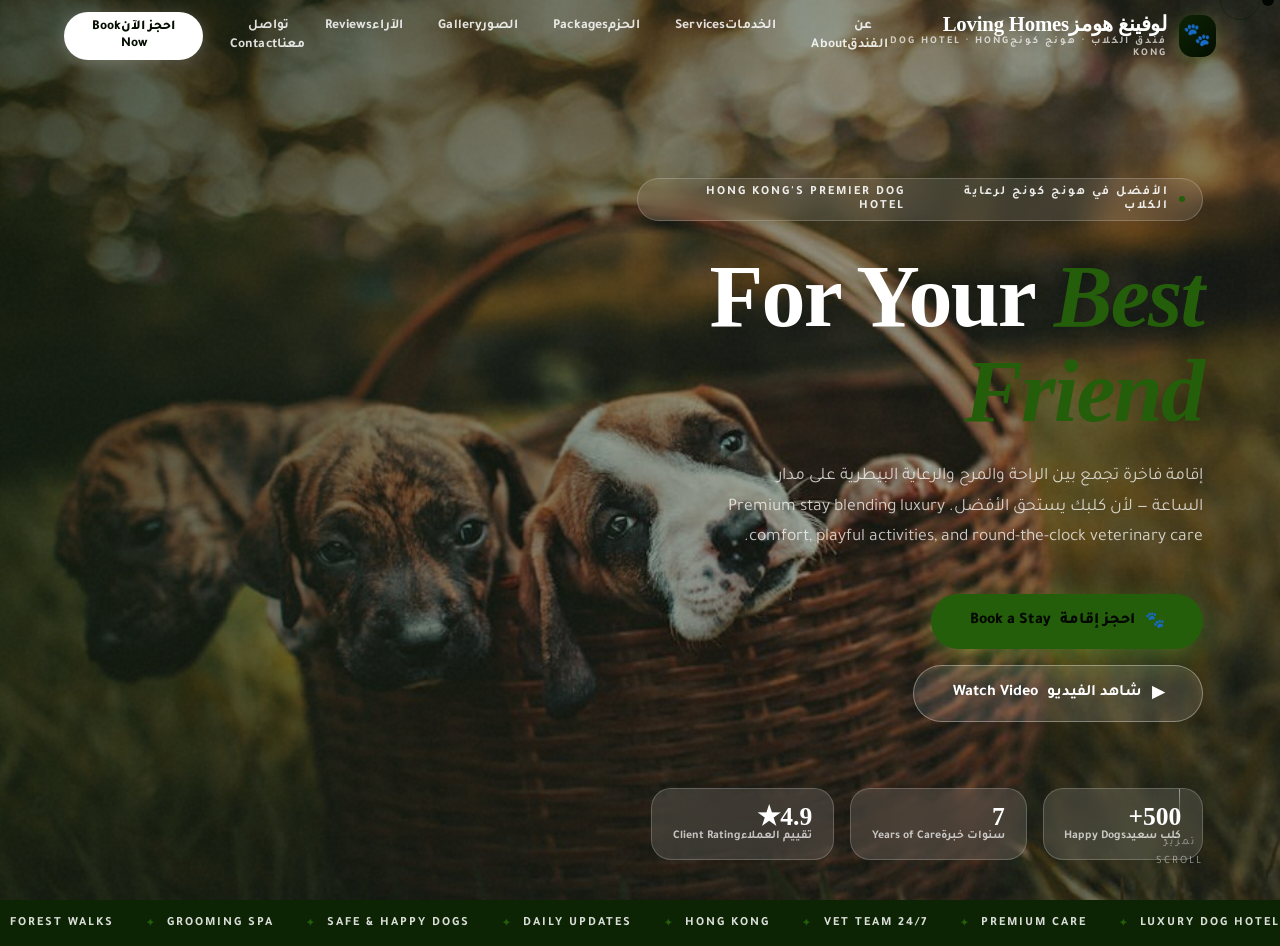
<file: index/index.html>
<!DOCTYPE html>
<html lang="ar" dir="rtl">
<head>
<meta charset="UTF-8">
<meta name="viewport" content="width=device-width, initial-scale=1.0">
<title>لوفينغ هومز | الرئيسية | Home</title>
<link rel="preconnect" href="https://fonts.googleapis.com/">
<link href="https://fonts.googleapis.com/css2?family=Tajawal:wght@300;400;700&display=swap" rel="stylesheet">
<link rel="icon" href="../Images/favicon.svg">
<meta name="theme-color" content="#4a8a2a">
<link rel="stylesheet" href="../CSS/style.css">
</head>
<body>
<div id="cursor"></div>
<div id="cursor-ring"></div>

<!-- NAV -->
<nav id="nav" class="scrolled">
  <a class="nav-logo" href="index.html">
    <div class="logo-mark">🐾</div>
    <div class="logo-type">
      <div class="logo-name"><span class="ar">لوفينغ هومز</span><span class="en">Loving Homes</span></div>
      <div class="logo-sub"><span class="ar">فندق الكلاب · هونج كونج</span><span class="en">Dog Hotel · Hong Kong</span></div>
    </div>
  </a>
  <ul class="nav-links">
    <li><a href="about.html"><span class="ar">عن الفندق</span><span class="en">About</span></a></li>
    <li><a href="services.html"><span class="ar">الخدمات</span><span class="en">Services</span></a></li>
    <li><a href="packages.html"><span class="ar">الحزم</span><span class="en">Packages</span></a></li>
    <li><a href="gallery.html"><span class="ar">الصور</span><span class="en">Gallery</span></a></li>
    <li><a href="reviews.html"><span class="ar">الآراء</span><span class="en">Reviews</span></a></li>
    <li><a href="contact.html"><span class="ar">تواصل معنا</span><span class="en">Contact</span></a></li>
  </ul>
  <div class="nav-actions">
    <button class="nav-book" onclick="openModal('bookModal')">
      <span class="ar">احجز الآن</span><span class="en">Book Now</span>
    </button>
    <button class="mob-btn" onclick="toggleDrawer()">☰</button>
  </div>
</nav>
<div class="nav-drawer" id="navDrawer">
  <a href="about.html" onclick="toggleDrawer()"><span class="ar">عن الفندق</span><span class="en">About</span></a>
  <a href="services.html" onclick="toggleDrawer()"><span class="ar">الخدمات</span><span class="en">Services</span></a>
  <a href="packages.html" onclick="toggleDrawer()"><span class="ar">الحزم</span><span class="en">Packages</span></a>
  <a href="gallery.html" onclick="toggleDrawer()"><span class="ar">الصور</span><span class="en">Gallery</span></a>
  <a href="reviews.html" onclick="toggleDrawer()"><span class="ar">الآراء</span><span class="en">Reviews</span></a>
  <a href="contact.html" onclick="toggleDrawer()"><span class="ar">تواصل معنا</span><span class="en">Contact</span></a>
</div>


<!-- HERO -->
<!-- صورة Hero: english-bulldog-562723 by alainaudet | Pixabay CC0 -->
<header class="hero">
  <div class="hero-bg"></div>
  <div class="hero-overlay"></div>
  <div class="hero-grain"></div>
  <div class="hero-content">
    <div class="hero-eyebrow">
      <span class="eyebrow-dot"></span>
      <span class="ar">الأفضل في هونج كونج لرعاية الكلاب</span>
      <span class="en">Hong Kong's Premier Dog Hotel</span>
    </div>
    <h1><span class="en" style="display:block;">For Your <em>Best Friend</em></span></h1>
    <p class="hero-desc">
      <span class="ar">إقامة فاخرة تجمع بين الراحة والمرح والرعاية البيطرية على مدار الساعة — لأن كلبك يستحق الأفضل.</span>
      <span class="en">Premium stay blending luxury comfort, playful activities, and round-the-clock veterinary care.</span>
    </p>
    <div class="hero-ctas">
      <button class="btn-hero-p" onclick="openModal(&#39;bookModal&#39;)">
        🐾 <span class="ar">احجز إقامة</span><span class="en">Book a Stay</span>
      </button>
      <button class="btn-hero-s" onclick="G(&#39;vid-sec&#39;)">
        ▶ <span class="ar">شاهد الفيديو</span><span class="en">Watch Video</span>
      </button>
    </div>
  </div>
  <div class="hero-stats-float">
    <div class="stat-chip"><div><div class="stat-chip-num">500+</div><div class="stat-chip-lbl"><span class="ar">كلب سعيد</span><span class="en">Happy Dogs</span></div></div></div>
    <div class="stat-chip"><div><div class="stat-chip-num">7</div><div class="stat-chip-lbl"><span class="ar">سنوات خبرة</span><span class="en">Years of Care</span></div></div></div>
    <div class="stat-chip"><div><div class="stat-chip-num">4.9★</div><div class="stat-chip-lbl"><span class="ar">تقييم العملاء</span><span class="en">Client Rating</span></div></div></div>
  </div>
  <div class="scroll-hint">
    <div class="scroll-line"></div>
    <span class="ar">تمرير</span><span class="en">Scroll</span>
  </div>
</header>


<!-- MARQUEE -->
<div class="marquee-strip" aria-hidden="true">
  <div class="marquee-inner" id="mq"><div class="m-item">Luxury Dog Hotel</div><div class="m-item">Premium Care</div><div class="m-item">24/7 Vet Team</div><div class="m-item">Hong Kong</div><div class="m-item">Daily Updates</div><div class="m-item">Safe &amp; Happy Dogs</div><div class="m-item">Grooming Spa</div><div class="m-item">Forest Walks</div><div class="m-item">Luxury Dog Hotel</div><div class="m-item">Premium Care</div><div class="m-item">24/7 Vet Team</div><div class="m-item">Hong Kong</div><div class="m-item">Daily Updates</div><div class="m-item">Safe &amp; Happy Dogs</div><div class="m-item">Grooming Spa</div><div class="m-item">Forest Walks</div></div>
</div>



<!-- CALL MODAL -->
<div class="modal-bg" id="callModal" onclick="closeModal(&#39;callModal&#39;)">
  <div class="modal-box" onclick="event.stopPropagation()">
    <button class="m-close" onclick="closeModal(&#39;callModal&#39;)">✕</button>
    <div class="m-ico">📞</div>
    <div class="m-title ar">تواصل معنا</div><div class="m-title en">Contact Us</div>
    <div class="m-sub ar">اختر طريقة التواصل — فريقنا جاهز دائماً</div>
    <div class="m-sub en">Choose your preferred contact method — our team is always ready</div>
    <div class="m-acts">
      <a class="m-btn m-btn-p" href="tel:+85212345678">📞 +852 1234 5678</a>
      <div class="m-div"><span class="ar">أو</span><span class="en">or</span></div>
      <a class="m-btn m-btn-w" href="https://wa.me/85298765432" target="_blank">
        <svg width="20" height="20" viewBox="0 0 24 24" fill="currentColor"><path d="M17.472 14.382c-.297-.149-1.758-.867-2.03-.967-.273-.099-.471-.148-.67.15-.197.297-.767.966-.94 1.164-.173.199-.347.223-.644.075-.297-.15-1.255-.463-2.39-1.475-.883-.788-1.48-1.761-1.653-2.059-.173-.297-.018-.458.13-.606.134-.133.298-.347.446-.52.149-.174.198-.298.298-.497.099-.198.05-.371-.025-.52-.075-.149-.669-1.612-.916-2.207-.242-.579-.487-.5-.669-.51-.173-.008-.371-.01-.57-.01-.198 0-.52.074-.792.372-.272.297-1.04 1.016-1.04 2.479 0 1.462 1.065 2.875 1.213 3.074.149.198 2.096 3.2 5.077 4.487.709.306 1.262.489 1.694.625.712.227 1.36.195 1.871.118.571-.085 1.758-.719 2.006-1.413.248-.694.248-1.289.173-1.413-.074-.124-.272-.198-.57-.347m-5.421 7.403h-.004a9.87 9.87 0 01-5.031-1.378l-.361-.214-3.741.982.998-3.648-.235-.374a9.86 9.86 0 01-1.51-5.26c.001-5.45 4.436-9.884 9.888-9.884 2.64 0 5.122 1.03 6.988 2.898a9.825 9.825 0 012.893 6.994c-.003 5.45-4.437 9.884-9.885 9.884m8.413-18.297A11.815 11.815 0 0012.05 0C5.495 0 .16 5.335.157 11.892c0 2.096.547 4.142 1.588 5.945L.057 24l6.305-1.654a11.882 11.882 0 005.683 1.448h.005c6.554 0 11.89-5.335 11.893-11.893a11.821 11.821 0 00-3.48-8.413Z"></path></svg>
        WhatsApp +852 9876 5432
      </a>
      <div class="m-div"><span class="ar">أو</span><span class="en">or</span></div>
      <button class="m-btn m-btn-o" onclick="closeModal(&#39;callModal&#39;);G(&#39;contact&#39;)">✉️ <span class="ar">أرسل رسالة</span><span class="en">Send Message</span></button>
    </div>
  </div>
</div>

<!-- BOOKING MODAL -->
<div class="modal-bg" id="bookModal" onclick="closeModal(&#39;bookModal&#39;)">
  <div class="modal-box" onclick="event.stopPropagation()">
    <button class="m-close" onclick="closeModal(&#39;bookModal&#39;)">✕</button>
    <div class="bk-steps" id="bkSteps">
      <div class="bk-step cur" id="bs1"><div class="bk-step-n">1</div><div class="bk-step-l ar">الحزمة</div><div class="bk-step-l en">Package</div></div>
      <div class="bk-step" id="bs2"><div class="bk-step-n">2</div><div class="bk-step-l ar">البيانات</div><div class="bk-step-l en">Details</div></div>
      <div class="bk-step" id="bs3"><div class="bk-step-n">3</div><div class="bk-step-l ar">تأكيد</div><div class="bk-step-l en">Confirm</div></div>
    </div>
    <div class="bk-pane show" id="bp1">
      <div class="m-title ar">اختر الحزمة</div><div class="m-title en">Choose Package</div>
      <div class="m-sub" style="margin-bottom:1.2rem;"><span class="ar">ما الحزمة الأنسب لكلبك؟</span><span class="en">Which package suits your dog?</span></div>
      <div class="bk-pkg-grid">
        <div class="bk-pkg-opt sel" onclick="selPkg(this,&#39;premium&#39;)" data-p="premium"><div class="on">⭐ <span class="ar">المميزة</span><span class="en">Premium</span></div><div class="os ar">4 نزهات/يوم</div><div class="os en">4 walks/day</div></div>
        <div class="bk-pkg-opt" onclick="selPkg(this,&#39;classic&#39;)" data-p="classic"><div class="on">🐾 <span class="ar">الكلاسيكية</span><span class="en">Classic</span></div><div class="os ar">3 نزهات/يوم</div><div class="os en">3 walks/day</div></div>
        <div class="bk-pkg-opt" onclick="selPkg(this,&#39;day&#39;)" data-p="day"><div class="on">☀️ <span class="ar">اليوم</span><span class="en">Day Stay</span></div><div class="os ar">2 نزهات/يوم</div><div class="os en">2 walks/day</div></div>
        <div class="bk-pkg-opt" onclick="selPkg(this,&#39;custom&#39;)" data-p="custom"><div class="on">✨ <span class="ar">مخصصة</span><span class="en">Custom</span></div><div class="os ar">حسب الطلب</div><div class="os en">On request</div></div>
      </div>
      <button class="m-btn m-btn-g" onclick="bkStep(2)"><span class="ar">التالي ←</span><span class="en">Next →</span></button>
    </div>
    <div class="bk-pane" id="bp2">
      <div class="m-title ar">بيانات الحجز</div><div class="m-title en">Booking Details</div>
      <div class="m-sub" style="margin-bottom:1.2rem;"><span class="ar">أدخل التواريخ ومعلوماتك</span><span class="en">Enter your dates and details</span></div>
      <div class="bk-dates">
        <div class="fld"><label><span class="ar">تاريخ الوصول</span><span class="en">Check-in</span></label><input class="bk-in" type="date" id="bkIn" min="2026-03-05"></div>
        <div class="fld"><label><span class="ar">تاريخ المغادرة</span><span class="en">Check-out</span></label><input class="bk-in" type="date" id="bkOut" min="2026-03-05"></div>
      </div>
      <div class="fld"><label><span class="ar">اسمك</span><span class="en">Your Name</span></label><input class="bk-in" type="text" id="bkName" placeholder="..."></div>
      <div class="fld"><label><span class="ar">رقم الهاتف</span><span class="en">Phone</span></label><input class="bk-in" type="tel" id="bkPhone" placeholder="+852 ..."></div>
      <div style="display:flex;gap:.7rem;margin-top:.5rem;">
        <button class="m-btn m-btn-o" style="width:auto;flex:0;padding:.9rem 1.3rem;" onclick="bkStep(1)"><span class="ar">← رجوع</span><span class="en">← Back</span></button>
        <button class="m-btn m-btn-g" onclick="bkStep(3)"><span class="ar">مراجعة ←</span><span class="en">Review →</span></button>
      </div>
    </div>
    <div class="bk-pane" id="bp3">
      <div class="m-title ar">تأكيد الحجز</div><div class="m-title en">Confirm Booking</div>
      <div class="bk-confirm" id="bkSummary"></div>
      <div style="display:flex;gap:.7rem;">
        <button class="m-btn m-btn-o" style="width:auto;flex:0;padding:.9rem 1.3rem;" onclick="bkStep(2)"><span class="ar">← رجوع</span><span class="en">← Back</span></button>
        <button class="m-btn m-btn-g" onclick="confirmBk()">🐾 <span class="ar">تأكيد الحجز</span><span class="en">Confirm Booking</span></button>
      </div>
    </div>
    <div class="bk-pane" id="bp4">
      <div class="bk-ok">
        <div class="ok-ico">✅</div>
        <div class="m-title" style="margin-top:.8rem;"><span class="ar">تم الحجز بنجاح!</span><span class="en">Booking Confirmed!</span></div>
        <p class="m-sub" style="margin-top:.5rem;margin-bottom:1.5rem;"><span class="ar">شكراً! سيتواصل معك فريقنا خلال 24 ساعة لتأكيد التفاصيل.</span><span class="en">Thank you! Our team will contact you within 24 hours to confirm details.</span></p>
        <button class="m-btn m-btn-g" onclick="closeModal(&#39;bookModal&#39;)">🐾 <span class="ar">رائع، شكراً!</span><span class="en">Great, thank you!</span></button>
      </div>
    </div>
  </div>
</div>

<div class="toast" id="toast">تم التبديل إلى العربية 🇸🇦</div>
<button id="goTop" onclick="window.scrollTo({top:0,behavior:&#39;smooth&#39;})" class="vis">↑</button>

<script src="../JS/main.js"></script>

</body></html>
</body></html>
</file>
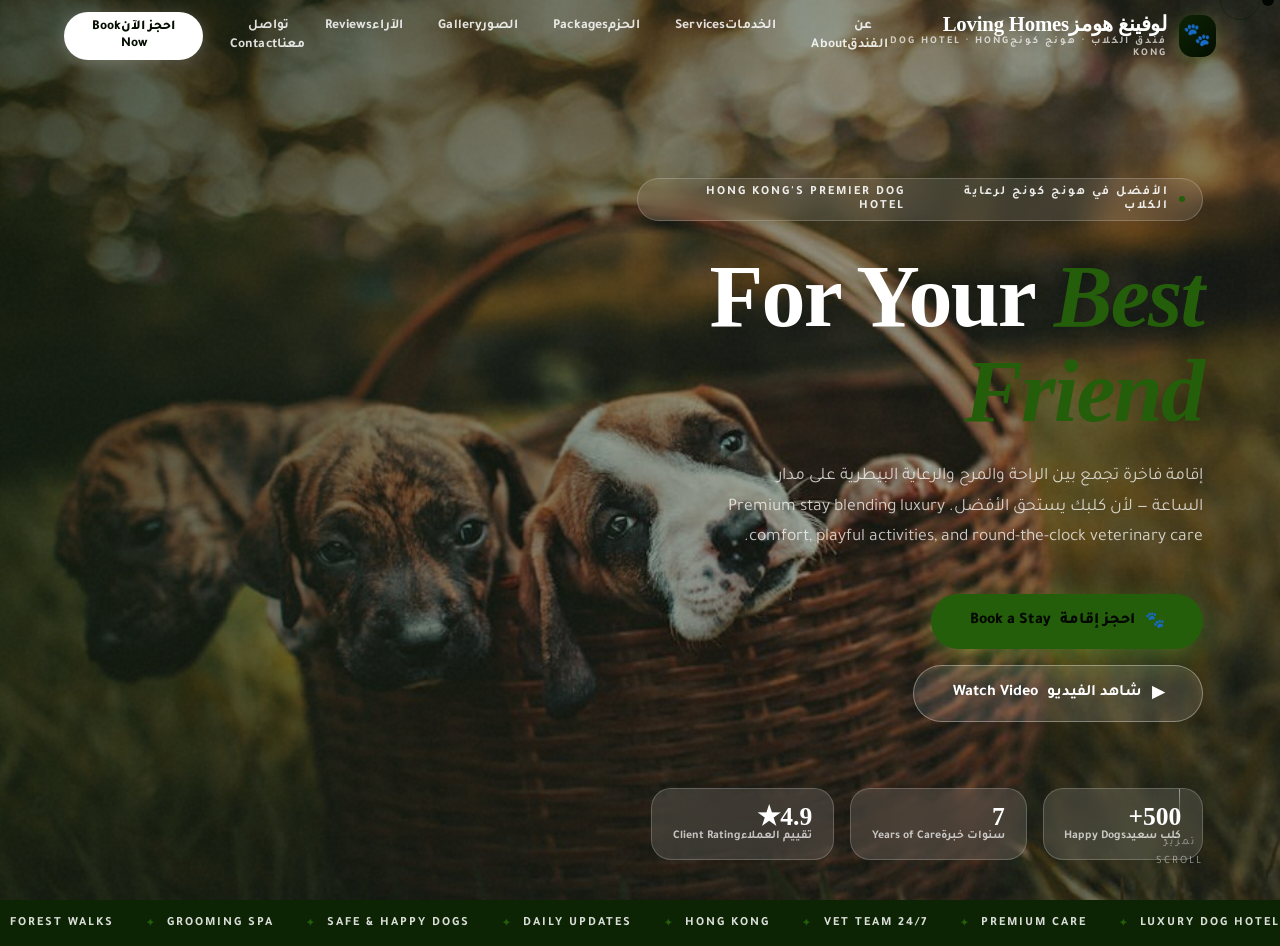
<file: index/index/index.html>
<!DOCTYPE html>
<html lang="ar" dir="rtl">
<head>
<meta charset="UTF-8">
<meta name="viewport" content="width=device-width, initial-scale=1.0">
<title>لوفينغ هومز | الرئيسية | Home</title>
<link rel="preconnect" href="https://fonts.googleapis.com/">
<link href="https://fonts.googleapis.com/css2?family=Tajawal:wght@300;400;700&display=swap" rel="stylesheet">
<link rel="icon" href="data:image/svg+xml,<svg xmlns='http://www.w3.org/2000/svg' viewBox='0 0 100 100'><text y='.9em' font-size='90'>🐾</text></svg>">
<meta name="theme-color" content="#4a8a2a">
<link rel="stylesheet" href="../../CSS/style.css">
</head>
<body>
<div id="cursor"></div>
<div id="cursor-ring"></div>

<!-- NAV -->
<nav id="nav" class="scrolled">
  <a class="nav-logo" href="../index.html">
    <div class="logo-mark">🐾</div>
    <div class="logo-type">
      <div class="logo-name"><span class="ar">لوفينغ هومز</span><span class="en">Loving Homes</span></div>
      <div class="logo-sub"><span class="ar">فندق الكلاب · هونج كونج</span><span class="en">Dog Hotel · Hong Kong</span></div>
    </div>
  </a>
  <ul class="nav-links">
    <li><a href="about.html"><span class="ar">عن الفندق</span><span class="en">About</span></a></li>
    <li><a href="services.html"><span class="ar">الخدمات</span><span class="en">Services</span></a></li>
    <li><a href="packages.html"><span class="ar">الحزم</span><span class="en">Packages</span></a></li>
    <li><a href="gallery.html"><span class="ar">الصور</span><span class="en">Gallery</span></a></li>
    <li><a href="reviews.html"><span class="ar">الآراء</span><span class="en">Reviews</span></a></li>
    <li><a href="contact.html"><span class="ar">تواصل معنا</span><span class="en">Contact</span></a></li>
  </ul>
  <div class="nav-actions">
    <button class="nav-book" onclick="openModal('bookModal')">
      <span class="ar">احجز الآن</span><span class="en">Book Now</span>
    </button>
    <button class="mob-btn" onclick="toggleDrawer()">☰</button>
  </div>
</nav>
<div class="nav-drawer" id="navDrawer">
  <a href="about.html" onclick="toggleDrawer()"><span class="ar">عن الفندق</span><span class="en">About</span></a>
  <a href="services.html" onclick="toggleDrawer()"><span class="ar">الخدمات</span><span class="en">Services</span></a>
  <a href="packages.html" onclick="toggleDrawer()"><span class="ar">الحزم</span><span class="en">Packages</span></a>
  <a href="gallery.html" onclick="toggleDrawer()"><span class="ar">الصور</span><span class="en">Gallery</span></a>
  <a href="reviews.html" onclick="toggleDrawer()"><span class="ar">الآراء</span><span class="en">Reviews</span></a>
  <a href="contact.html" onclick="toggleDrawer()"><span class="ar">تواصل معنا</span><span class="en">Contact</span></a>
</div>


<!-- HERO -->
<!-- صورة Hero: english-bulldog-562723 by alainaudet | Pixabay CC0 -->
<header class="hero">
  <div class="hero-bg"></div>
  <div class="hero-overlay"></div>
  <div class="hero-grain"></div>
  <div class="hero-content">
    <div class="hero-eyebrow">
      <span class="eyebrow-dot"></span>
      <span class="ar">الأفضل في هونج كونج لرعاية الكلاب</span>
      <span class="en">Hong Kong's Premier Dog Hotel</span>
    </div>
    <h1><span class="en" style="display:block;">For Your <em>Best Friend</em></span></h1>
    <p class="hero-desc">
      <span class="ar">إقامة فاخرة تجمع بين الراحة والمرح والرعاية البيطرية على مدار الساعة — لأن كلبك يستحق الأفضل.</span>
      <span class="en">Premium stay blending luxury comfort, playful activities, and round-the-clock veterinary care.</span>
    </p>
    <div class="hero-ctas">
      <button class="btn-hero-p" onclick="openModal(&#39;bookModal&#39;)">
        🐾 <span class="ar">احجز إقامة</span><span class="en">Book a Stay</span>
      </button>
      <button class="btn-hero-s" onclick="G(&#39;vid-sec&#39;)">
        ▶ <span class="ar">شاهد الفيديو</span><span class="en">Watch Video</span>
      </button>
    </div>
  </div>
  <div class="hero-stats-float">
    <div class="stat-chip"><div><div class="stat-chip-num">500+</div><div class="stat-chip-lbl"><span class="ar">كلب سعيد</span><span class="en">Happy Dogs</span></div></div></div>
    <div class="stat-chip"><div><div class="stat-chip-num">7</div><div class="stat-chip-lbl"><span class="ar">سنوات خبرة</span><span class="en">Years of Care</span></div></div></div>
    <div class="stat-chip"><div><div class="stat-chip-num">4.9★</div><div class="stat-chip-lbl"><span class="ar">تقييم العملاء</span><span class="en">Client Rating</span></div></div></div>
  </div>
  <div class="scroll-hint">
    <div class="scroll-line"></div>
    <span class="ar">تمرير</span><span class="en">Scroll</span>
  </div>
</header>


<!-- MARQUEE -->
<div class="marquee-strip" aria-hidden="true">
  <div class="marquee-inner" id="mq"><div class="m-item">Luxury Dog Hotel</div><div class="m-item">Premium Care</div><div class="m-item">24/7 Vet Team</div><div class="m-item">Hong Kong</div><div class="m-item">Daily Updates</div><div class="m-item">Safe &amp; Happy Dogs</div><div class="m-item">Grooming Spa</div><div class="m-item">Forest Walks</div><div class="m-item">Luxury Dog Hotel</div><div class="m-item">Premium Care</div><div class="m-item">24/7 Vet Team</div><div class="m-item">Hong Kong</div><div class="m-item">Daily Updates</div><div class="m-item">Safe &amp; Happy Dogs</div><div class="m-item">Grooming Spa</div><div class="m-item">Forest Walks</div></div>
</div>



<!-- CALL MODAL -->
<div class="modal-bg" id="callModal" onclick="closeModal(&#39;callModal&#39;)">
  <div class="modal-box" onclick="event.stopPropagation()">
    <button class="m-close" onclick="closeModal(&#39;callModal&#39;)">✕</button>
    <div class="m-ico">📞</div>
    <div class="m-title ar">تواصل معنا</div><div class="m-title en">Contact Us</div>
    <div class="m-sub ar">اختر طريقة التواصل — فريقنا جاهز دائماً</div>
    <div class="m-sub en">Choose your preferred contact method — our team is always ready</div>
    <div class="m-acts">
      <a class="m-btn m-btn-p" href="tel:+85212345678">📞 +852 1234 5678</a>
      <div class="m-div"><span class="ar">أو</span><span class="en">or</span></div>
      <a class="m-btn m-btn-w" href="https://wa.me/85298765432" target="_blank">
        <svg width="20" height="20" viewBox="0 0 24 24" fill="currentColor"><path d="M17.472 14.382c-.297-.149-1.758-.867-2.03-.967-.273-.099-.471-.148-.67.15-.197.297-.767.966-.94 1.164-.173.199-.347.223-.644.075-.297-.15-1.255-.463-2.39-1.475-.883-.788-1.48-1.761-1.653-2.059-.173-.297-.018-.458.13-.606.134-.133.298-.347.446-.52.149-.174.198-.298.298-.497.099-.198.05-.371-.025-.52-.075-.149-.669-1.612-.916-2.207-.242-.579-.487-.5-.669-.51-.173-.008-.371-.01-.57-.01-.198 0-.52.074-.792.372-.272.297-1.04 1.016-1.04 2.479 0 1.462 1.065 2.875 1.213 3.074.149.198 2.096 3.2 5.077 4.487.709.306 1.262.489 1.694.625.712.227 1.36.195 1.871.118.571-.085 1.758-.719 2.006-1.413.248-.694.248-1.289.173-1.413-.074-.124-.272-.198-.57-.347m-5.421 7.403h-.004a9.87 9.87 0 01-5.031-1.378l-.361-.214-3.741.982.998-3.648-.235-.374a9.86 9.86 0 01-1.51-5.26c.001-5.45 4.436-9.884 9.888-9.884 2.64 0 5.122 1.03 6.988 2.898a9.825 9.825 0 012.893 6.994c-.003 5.45-4.437 9.884-9.885 9.884m8.413-18.297A11.815 11.815 0 0012.05 0C5.495 0 .16 5.335.157 11.892c0 2.096.547 4.142 1.588 5.945L.057 24l6.305-1.654a11.882 11.882 0 005.683 1.448h.005c6.554 0 11.89-5.335 11.893-11.893a11.821 11.821 0 00-3.48-8.413Z"></path></svg>
        WhatsApp +852 9876 5432
      </a>
      <div class="m-div"><span class="ar">أو</span><span class="en">or</span></div>
      <button class="m-btn m-btn-o" onclick="closeModal(&#39;callModal&#39;);G(&#39;contact&#39;)">✉️ <span class="ar">أرسل رسالة</span><span class="en">Send Message</span></button>
    </div>
  </div>
</div>

<!-- BOOKING MODAL -->
<div class="modal-bg" id="bookModal" onclick="closeModal(&#39;bookModal&#39;)">
  <div class="modal-box" onclick="event.stopPropagation()">
    <button class="m-close" onclick="closeModal(&#39;bookModal&#39;)">✕</button>
    <div class="bk-steps" id="bkSteps">
      <div class="bk-step cur" id="bs1"><div class="bk-step-n">1</div><div class="bk-step-l ar">الحزمة</div><div class="bk-step-l en">Package</div></div>
      <div class="bk-step" id="bs2"><div class="bk-step-n">2</div><div class="bk-step-l ar">البيانات</div><div class="bk-step-l en">Details</div></div>
      <div class="bk-step" id="bs3"><div class="bk-step-n">3</div><div class="bk-step-l ar">تأكيد</div><div class="bk-step-l en">Confirm</div></div>
    </div>
    <div class="bk-pane show" id="bp1">
      <div class="m-title ar">اختر الحزمة</div><div class="m-title en">Choose Package</div>
      <div class="m-sub" style="margin-bottom:1.2rem;"><span class="ar">ما الحزمة الأنسب لكلبك؟</span><span class="en">Which package suits your dog?</span></div>
      <div class="bk-pkg-grid">
        <div class="bk-pkg-opt sel" onclick="selPkg(this,&#39;premium&#39;)" data-p="premium"><div class="on">⭐ <span class="ar">المميزة</span><span class="en">Premium</span></div><div class="os ar">4 نزهات/يوم</div><div class="os en">4 walks/day</div></div>
        <div class="bk-pkg-opt" onclick="selPkg(this,&#39;classic&#39;)" data-p="classic"><div class="on">🐾 <span class="ar">الكلاسيكية</span><span class="en">Classic</span></div><div class="os ar">3 نزهات/يوم</div><div class="os en">3 walks/day</div></div>
        <div class="bk-pkg-opt" onclick="selPkg(this,&#39;day&#39;)" data-p="day"><div class="on">☀️ <span class="ar">اليوم</span><span class="en">Day Stay</span></div><div class="os ar">2 نزهات/يوم</div><div class="os en">2 walks/day</div></div>
        <div class="bk-pkg-opt" onclick="selPkg(this,&#39;custom&#39;)" data-p="custom"><div class="on">✨ <span class="ar">مخصصة</span><span class="en">Custom</span></div><div class="os ar">حسب الطلب</div><div class="os en">On request</div></div>
      </div>
      <button class="m-btn m-btn-g" onclick="bkStep(2)"><span class="ar">التالي ←</span><span class="en">Next →</span></button>
    </div>
    <div class="bk-pane" id="bp2">
      <div class="m-title ar">بيانات الحجز</div><div class="m-title en">Booking Details</div>
      <div class="m-sub" style="margin-bottom:1.2rem;"><span class="ar">أدخل التواريخ ومعلوماتك</span><span class="en">Enter your dates and details</span></div>
      <div class="bk-dates">
        <div class="fld"><label><span class="ar">تاريخ الوصول</span><span class="en">Check-in</span></label><input class="bk-in" type="date" id="bkIn" min="2026-03-05"></div>
        <div class="fld"><label><span class="ar">تاريخ المغادرة</span><span class="en">Check-out</span></label><input class="bk-in" type="date" id="bkOut" min="2026-03-05"></div>
      </div>
      <div class="fld"><label><span class="ar">اسمك</span><span class="en">Your Name</span></label><input class="bk-in" type="text" id="bkName" placeholder="..."></div>
      <div class="fld"><label><span class="ar">رقم الهاتف</span><span class="en">Phone</span></label><input class="bk-in" type="tel" id="bkPhone" placeholder="+852 ..."></div>
      <div style="display:flex;gap:.7rem;margin-top:.5rem;">
        <button class="m-btn m-btn-o" style="width:auto;flex:0;padding:.9rem 1.3rem;" onclick="bkStep(1)"><span class="ar">← رجوع</span><span class="en">← Back</span></button>
        <button class="m-btn m-btn-g" onclick="bkStep(3)"><span class="ar">مراجعة ←</span><span class="en">Review →</span></button>
      </div>
    </div>
    <div class="bk-pane" id="bp3">
      <div class="m-title ar">تأكيد الحجز</div><div class="m-title en">Confirm Booking</div>
      <div class="bk-confirm" id="bkSummary"></div>
      <div style="display:flex;gap:.7rem;">
        <button class="m-btn m-btn-o" style="width:auto;flex:0;padding:.9rem 1.3rem;" onclick="bkStep(2)"><span class="ar">← رجوع</span><span class="en">← Back</span></button>
        <button class="m-btn m-btn-g" onclick="confirmBk()">🐾 <span class="ar">تأكيد الحجز</span><span class="en">Confirm Booking</span></button>
      </div>
    </div>
    <div class="bk-pane" id="bp4">
      <div class="bk-ok">
        <div class="ok-ico">✅</div>
        <div class="m-title" style="margin-top:.8rem;"><span class="ar">تم الحجز بنجاح!</span><span class="en">Booking Confirmed!</span></div>
        <p class="m-sub" style="margin-top:.5rem;margin-bottom:1.5rem;"><span class="ar">شكراً! سيتواصل معك فريقنا خلال 24 ساعة لتأكيد التفاصيل.</span><span class="en">Thank you! Our team will contact you within 24 hours to confirm details.</span></p>
        <button class="m-btn m-btn-g" onclick="closeModal(&#39;bookModal&#39;)">🐾 <span class="ar">رائع، شكراً!</span><span class="en">Great, thank you!</span></button>
      </div>
    </div>
  </div>
</div>

<div class="toast" id="toast">تم التبديل إلى العربية 🇸🇦</div>
<button id="goTop" onclick="window.scrollTo({top:0,behavior:&#39;smooth&#39;})" class="vis">↑</button>

<script src="../../JS/main.js"></script>

</body></html>
</body></html>
</file>
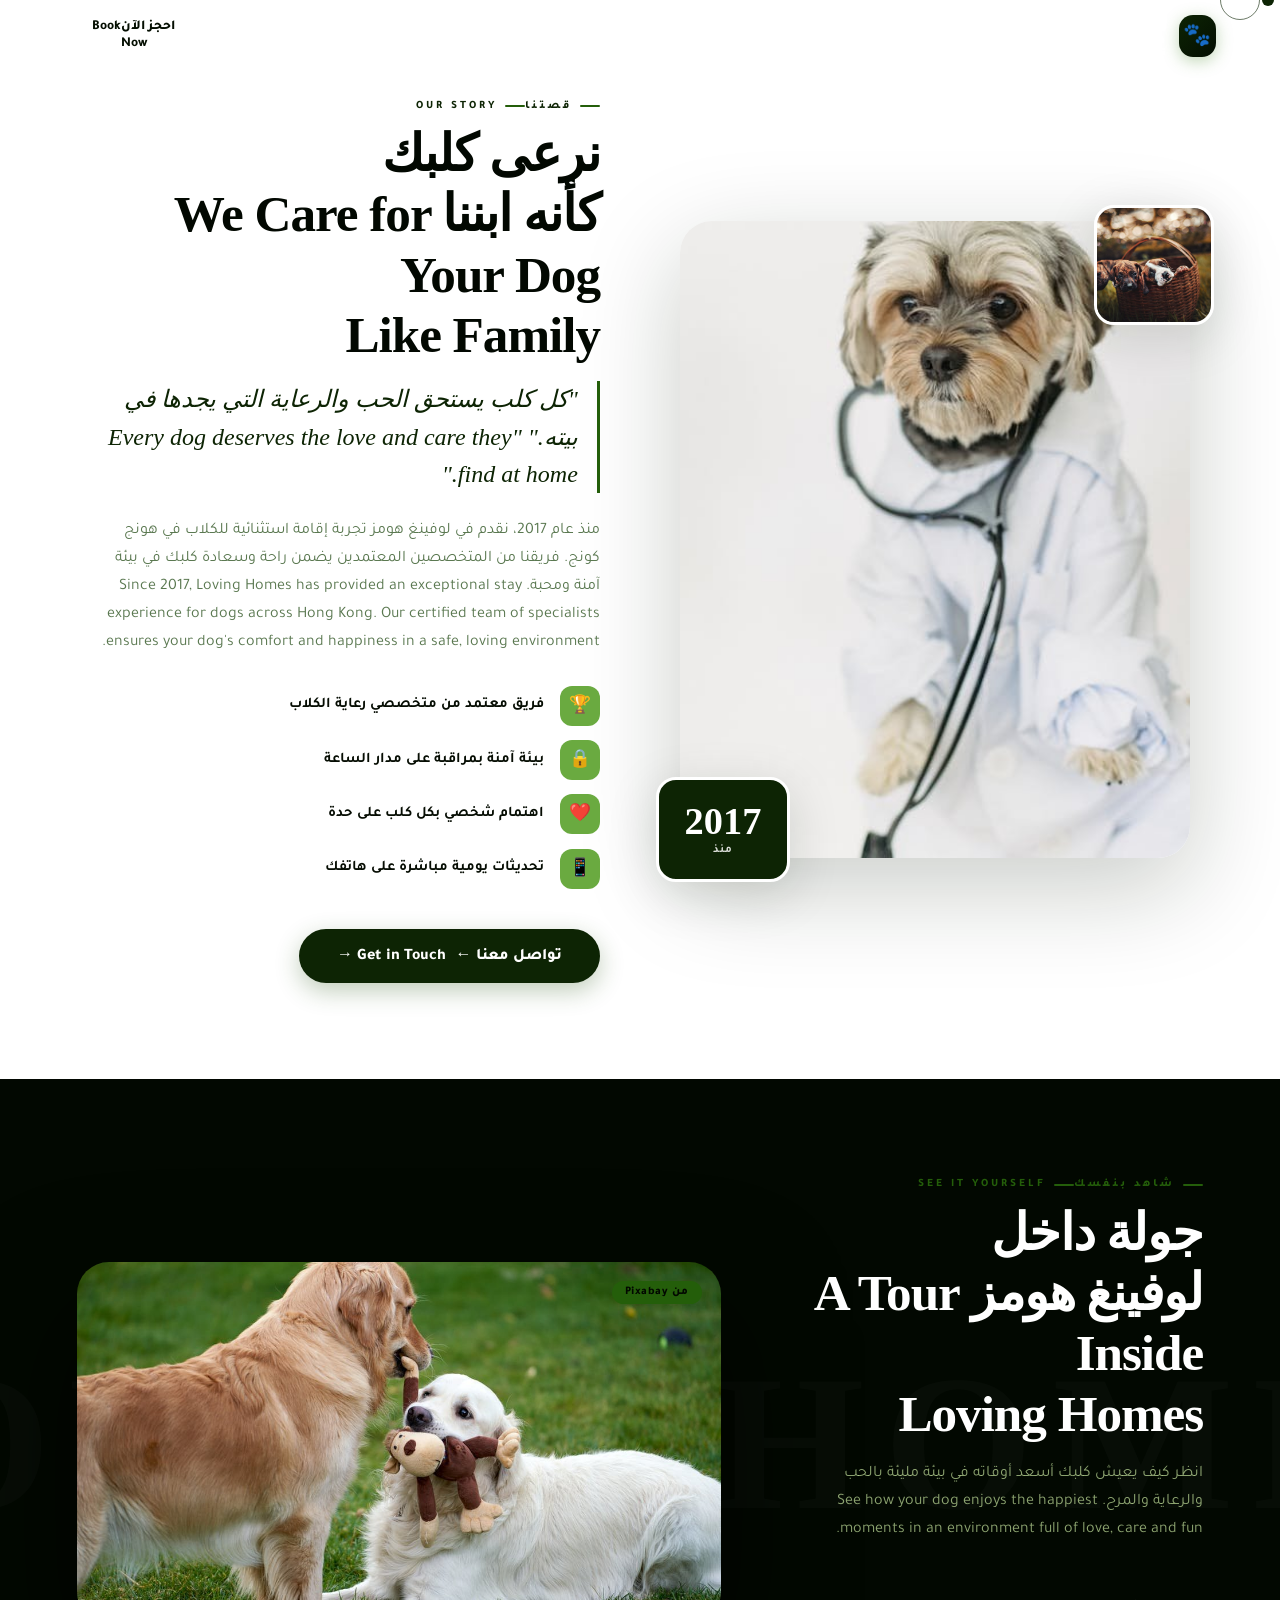
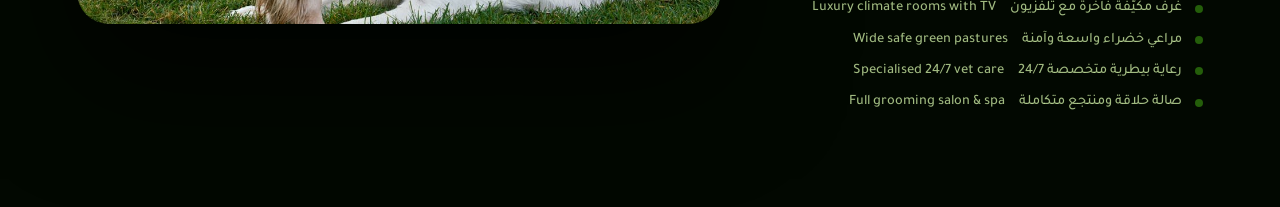
<file: index/about.html>
<!DOCTYPE html>
<html lang="ar" dir="rtl">
<head>
<meta charset="UTF-8">
<meta name="viewport" content="width=device-width, initial-scale=1.0">
<title>لوفينغ هومز | عن الفندق | About</title>
<link rel="preconnect" href="https://fonts.googleapis.com/">
<link href="https://fonts.googleapis.com/css2?family=Tajawal:wght@300;400;700&display=swap" rel="stylesheet">
<link rel="icon" href="../Images/favicon.svg">
<meta name="theme-color" content="#4a8a2a">
<link rel="stylesheet" href="../CSS/style.css">
</head>
<body>
<div id="cursor"></div>
<div id="cursor-ring"></div>

<!-- NAV -->
<nav id="nav" class="scrolled">
  <a class="nav-logo" href="index.html">
    <div class="logo-mark">🐾</div>
    <div class="logo-type">
      <div class="logo-name"><span class="ar">لوفينغ هومز</span><span class="en">Loving Homes</span></div>
      <div class="logo-sub"><span class="ar">فندق الكلاب · هونج كونج</span><span class="en">Dog Hotel · Hong Kong</span></div>
    </div>
  </a>
  <ul class="nav-links">
    <li><a href="about.html"><span class="ar">عن الفندق</span><span class="en">About</span></a></li>
    <li><a href="services.html"><span class="ar">الخدمات</span><span class="en">Services</span></a></li>
    <li><a href="packages.html"><span class="ar">الحزم</span><span class="en">Packages</span></a></li>
    <li><a href="gallery.html"><span class="ar">الصور</span><span class="en">Gallery</span></a></li>
    <li><a href="reviews.html"><span class="ar">الآراء</span><span class="en">Reviews</span></a></li>
    <li><a href="contact.html"><span class="ar">تواصل معنا</span><span class="en">Contact</span></a></li>
  </ul>
  <div class="nav-actions">
    <button class="nav-book" onclick="openModal('bookModal')">
      <span class="ar">احجز الآن</span><span class="en">Book Now</span>
    </button>
    <button class="mob-btn" onclick="toggleDrawer()">☰</button>
  </div>
</nav>
<div class="nav-drawer" id="navDrawer">
  <a href="about.html" onclick="toggleDrawer()"><span class="ar">عن الفندق</span><span class="en">About</span></a>
  <a href="services.html" onclick="toggleDrawer()"><span class="ar">الخدمات</span><span class="en">Services</span></a>
  <a href="packages.html" onclick="toggleDrawer()"><span class="ar">الحزم</span><span class="en">Packages</span></a>
  <a href="gallery.html" onclick="toggleDrawer()"><span class="ar">الصور</span><span class="en">Gallery</span></a>
  <a href="reviews.html" onclick="toggleDrawer()"><span class="ar">الآراء</span><span class="en">Reviews</span></a>
  <a href="contact.html" onclick="toggleDrawer()"><span class="ar">تواصل معنا</span><span class="en">Contact</span></a>
</div>


<!-- ABOUT -->
<!-- صورة رئيسية: bulldog-1047518 by vlaaitje | Pixabay CC0 -->
<!-- صورة صغيرة: bulldog-562723 by alainaudet | Pixabay CC0 -->
<section class="sec intro-sec" id="intro">
  <div class="sec-narrow">
    <div class="intro-grid">
      <div class="intro-img-wrap reveal in" style="transition-delay: 0s;">
        <div class="intro-img-main">
          <img src="../Images/image_7.jpg" alt="Dogs at Loving Homes">
        </div>
        <div class="intro-img-badge">
          <div class="badge-num">2017</div>
          <div class="badge-lbl ar">منذ</div>
          <div class="badge-lbl en">Est.</div>
        </div>
        <div class="intro-img-accent">
          <img src="../Images/image_6.jpg" alt="Cute dog">
        </div>
      </div>
      <div class="intro-text reveal in" style="transition-delay: 0.1s;">
        <div class="tag ar">قصتنا</div><div class="tag en">Our Story</div>
        <h2 class="sec-title">
          <span class="ar">نرعى كلبك<br>كأنه ابننا</span>
          <span class="en">We Care for Your Dog<br>Like Family</span>
        </h2>
        <blockquote>
          <span class="ar">"كل كلب يستحق الحب والرعاية التي يجدها في بيته."</span>
          <span class="en">"Every dog deserves the love and care they find at home."</span>
        </blockquote>
        <p class="sec-sub" style="margin-bottom:1.8rem;">
          <span class="ar">منذ عام 2017، نقدم في لوفينغ هومز تجربة إقامة استثنائية للكلاب في هونج كونج. فريقنا من المتخصصين المعتمدين يضمن راحة وسعادة كلبك في بيئة آمنة ومحبة.</span>
          <span class="en">Since 2017, Loving Homes has provided an exceptional stay experience for dogs across Hong Kong. Our certified team of specialists ensures your dog's comfort and happiness in a safe, loving environment.</span>
        </p>
        <div class="intro-features">
          <div class="feat-row"><div class="feat-ico">🏆</div><div class="feat-text ar">فريق معتمد من متخصصي رعاية الكلاب</div><div class="feat-text en">Certified dog care specialist team</div></div>
          <div class="feat-row"><div class="feat-ico">🔒</div><div class="feat-text ar">بيئة آمنة بمراقبة على مدار الساعة</div><div class="feat-text en">Safe environment with 24/7 monitoring</div></div>
          <div class="feat-row"><div class="feat-ico">❤️</div><div class="feat-text ar">اهتمام شخصي بكل كلب على حدة</div><div class="feat-text en">Individual personalised attention for every dog</div></div>
          <div class="feat-row"><div class="feat-ico">📱</div><div class="feat-text ar">تحديثات يومية مباشرة على هاتفك</div><div class="feat-text en">Daily updates sent directly to your phone</div></div>
        </div>
        <button class="btn-hero-p" style="background:var(--fern);color:var(--white);box-shadow:0 8px 25px rgba(45,90,27,.3);" onclick="G(&#39;contact&#39;)">
          <span class="ar">تواصل معنا ←</span><span class="en">Get in Touch →</span>
        </button>
      </div>
    </div>
  </div>
</section>


<!-- VIDEO -->
<!-- فيديو: video-154222 | Pixabay CC0 -->
<!-- poster: bernese-mountain-dog-7928156 by guvo59 | Pixabay CC0 -->
<section class="sec vid-sec" id="vid-sec">
  <div class="vid-bg-words" aria-hidden="true">LOVING HOMES</div>
  <div class="vid-layout">
    <div class="vid-text reveal in" style="transition-delay: 0.2s;">
      <div class="tag ar">شاهد بنفسك</div><div class="tag en">See It Yourself</div>
      <h2 class="sec-title">
        <span class="ar">جولة داخل<br>لوفينغ هومز</span>
        <span class="en">A Tour Inside<br>Loving Homes</span>
      </h2>
      <p class="sec-sub">
        <span class="ar">انظر كيف يعيش كلبك أسعد أوقاته في بيئة مليئة بالحب والرعاية والمرح.</span>
        <span class="en">See how your dog enjoys the happiest moments in an environment full of love, care and fun.</span>
      </p>
      <div class="vid-feats">
        <div class="vf"><div class="vf-dot"></div><span class="ar">غرف مكيّفة فاخرة مع تلفزيون</span><span class="en">Luxury climate rooms with TV</span></div>
        <div class="vf"><div class="vf-dot"></div><span class="ar">مراعي خضراء واسعة وآمنة</span><span class="en">Wide safe green pastures</span></div>
        <div class="vf"><div class="vf-dot"></div><span class="ar">رعاية بيطرية متخصصة 24/7</span><span class="en">Specialised 24/7 vet care</span></div>
        <div class="vf"><div class="vf-dot"></div><span class="ar">صالة حلاقة ومنتجع متكاملة</span><span class="en">Full grooming salon &amp; spa</span></div>
      </div>
    </div>
    <div class="reveal in" style="transition-delay: 0.3s;">
      <div class="vid-player">
        <div class="vid-badge ar">من Pixabay</div>
        <div class="vid-badge en" style="display:none;">Via Pixabay</div>
        <video id="mainVid" loop="" muted="" playsinline="" autoplay="" preload="auto" style="width:100%;aspect-ratio:16/9;object-fit:cover;display:block;background:#000;" poster="../Images/video-poster.jpg">
          <source src="../Videos/hotel-tour.mp4" type="video/mp4">
        </video>
        <div class="vid-play-overlay hidden" id="vidOverlay" onclick="toggleVid()">
          <div class="play-ring">▶</div>
        </div>
        <div class="vid-bar">
          <button class="vb-btn" id="vPlayBtn" onclick="toggleVid()">⏸</button>
          <div class="vb-prog" id="vProg">
            <div class="vb-track"><div class="vb-fill" id="vFill" style="width: 16.134%;"></div></div>
          </div>
          <button class="vb-btn" id="vMuteBtn" onclick="toggleMute()">🔇</button>
          <button class="vb-btn" onclick="fsVid()">⛶</button>
        </div>
      </div>
    </div>
  </div>
</section>



<!-- CALL MODAL -->
<div class="modal-bg" id="callModal" onclick="closeModal(&#39;callModal&#39;)">
  <div class="modal-box" onclick="event.stopPropagation()">
    <button class="m-close" onclick="closeModal(&#39;callModal&#39;)">✕</button>
    <div class="m-ico">📞</div>
    <div class="m-title ar">تواصل معنا</div><div class="m-title en">Contact Us</div>
    <div class="m-sub ar">اختر طريقة التواصل — فريقنا جاهز دائماً</div>
    <div class="m-sub en">Choose your preferred contact method — our team is always ready</div>
    <div class="m-acts">
      <a class="m-btn m-btn-p" href="tel:+85212345678">📞 +852 1234 5678</a>
      <div class="m-div"><span class="ar">أو</span><span class="en">or</span></div>
      <a class="m-btn m-btn-w" href="https://wa.me/85298765432" target="_blank">
        <svg width="20" height="20" viewBox="0 0 24 24" fill="currentColor"><path d="M17.472 14.382c-.297-.149-1.758-.867-2.03-.967-.273-.099-.471-.148-.67.15-.197.297-.767.966-.94 1.164-.173.199-.347.223-.644.075-.297-.15-1.255-.463-2.39-1.475-.883-.788-1.48-1.761-1.653-2.059-.173-.297-.018-.458.13-.606.134-.133.298-.347.446-.52.149-.174.198-.298.298-.497.099-.198.05-.371-.025-.52-.075-.149-.669-1.612-.916-2.207-.242-.579-.487-.5-.669-.51-.173-.008-.371-.01-.57-.01-.198 0-.52.074-.792.372-.272.297-1.04 1.016-1.04 2.479 0 1.462 1.065 2.875 1.213 3.074.149.198 2.096 3.2 5.077 4.487.709.306 1.262.489 1.694.625.712.227 1.36.195 1.871.118.571-.085 1.758-.719 2.006-1.413.248-.694.248-1.289.173-1.413-.074-.124-.272-.198-.57-.347m-5.421 7.403h-.004a9.87 9.87 0 01-5.031-1.378l-.361-.214-3.741.982.998-3.648-.235-.374a9.86 9.86 0 01-1.51-5.26c.001-5.45 4.436-9.884 9.888-9.884 2.64 0 5.122 1.03 6.988 2.898a9.825 9.825 0 012.893 6.994c-.003 5.45-4.437 9.884-9.885 9.884m8.413-18.297A11.815 11.815 0 0012.05 0C5.495 0 .16 5.335.157 11.892c0 2.096.547 4.142 1.588 5.945L.057 24l6.305-1.654a11.882 11.882 0 005.683 1.448h.005c6.554 0 11.89-5.335 11.893-11.893a11.821 11.821 0 00-3.48-8.413Z"></path></svg>
        WhatsApp +852 9876 5432
      </a>
      <div class="m-div"><span class="ar">أو</span><span class="en">or</span></div>
      <button class="m-btn m-btn-o" onclick="closeModal(&#39;callModal&#39;);G(&#39;contact&#39;)">✉️ <span class="ar">أرسل رسالة</span><span class="en">Send Message</span></button>
    </div>
  </div>
</div>

<!-- BOOKING MODAL -->
<div class="modal-bg" id="bookModal" onclick="closeModal(&#39;bookModal&#39;)">
  <div class="modal-box" onclick="event.stopPropagation()">
    <button class="m-close" onclick="closeModal(&#39;bookModal&#39;)">✕</button>
    <div class="bk-steps" id="bkSteps">
      <div class="bk-step cur" id="bs1"><div class="bk-step-n">1</div><div class="bk-step-l ar">الحزمة</div><div class="bk-step-l en">Package</div></div>
      <div class="bk-step" id="bs2"><div class="bk-step-n">2</div><div class="bk-step-l ar">البيانات</div><div class="bk-step-l en">Details</div></div>
      <div class="bk-step" id="bs3"><div class="bk-step-n">3</div><div class="bk-step-l ar">تأكيد</div><div class="bk-step-l en">Confirm</div></div>
    </div>
    <div class="bk-pane show" id="bp1">
      <div class="m-title ar">اختر الحزمة</div><div class="m-title en">Choose Package</div>
      <div class="m-sub" style="margin-bottom:1.2rem;"><span class="ar">ما الحزمة الأنسب لكلبك؟</span><span class="en">Which package suits your dog?</span></div>
      <div class="bk-pkg-grid">
        <div class="bk-pkg-opt sel" onclick="selPkg(this,&#39;premium&#39;)" data-p="premium"><div class="on">⭐ <span class="ar">المميزة</span><span class="en">Premium</span></div><div class="os ar">4 نزهات/يوم</div><div class="os en">4 walks/day</div></div>
        <div class="bk-pkg-opt" onclick="selPkg(this,&#39;classic&#39;)" data-p="classic"><div class="on">🐾 <span class="ar">الكلاسيكية</span><span class="en">Classic</span></div><div class="os ar">3 نزهات/يوم</div><div class="os en">3 walks/day</div></div>
        <div class="bk-pkg-opt" onclick="selPkg(this,&#39;day&#39;)" data-p="day"><div class="on">☀️ <span class="ar">اليوم</span><span class="en">Day Stay</span></div><div class="os ar">2 نزهات/يوم</div><div class="os en">2 walks/day</div></div>
        <div class="bk-pkg-opt" onclick="selPkg(this,&#39;custom&#39;)" data-p="custom"><div class="on">✨ <span class="ar">مخصصة</span><span class="en">Custom</span></div><div class="os ar">حسب الطلب</div><div class="os en">On request</div></div>
      </div>
      <button class="m-btn m-btn-g" onclick="bkStep(2)"><span class="ar">التالي ←</span><span class="en">Next →</span></button>
    </div>
    <div class="bk-pane" id="bp2">
      <div class="m-title ar">بيانات الحجز</div><div class="m-title en">Booking Details</div>
      <div class="m-sub" style="margin-bottom:1.2rem;"><span class="ar">أدخل التواريخ ومعلوماتك</span><span class="en">Enter your dates and details</span></div>
      <div class="bk-dates">
        <div class="fld"><label><span class="ar">تاريخ الوصول</span><span class="en">Check-in</span></label><input class="bk-in" type="date" id="bkIn" min="2026-03-05"></div>
        <div class="fld"><label><span class="ar">تاريخ المغادرة</span><span class="en">Check-out</span></label><input class="bk-in" type="date" id="bkOut" min="2026-03-05"></div>
      </div>
      <div class="fld"><label><span class="ar">اسمك</span><span class="en">Your Name</span></label><input class="bk-in" type="text" id="bkName" placeholder="..."></div>
      <div class="fld"><label><span class="ar">رقم الهاتف</span><span class="en">Phone</span></label><input class="bk-in" type="tel" id="bkPhone" placeholder="+852 ..."></div>
      <div style="display:flex;gap:.7rem;margin-top:.5rem;">
        <button class="m-btn m-btn-o" style="width:auto;flex:0;padding:.9rem 1.3rem;" onclick="bkStep(1)"><span class="ar">← رجوع</span><span class="en">← Back</span></button>
        <button class="m-btn m-btn-g" onclick="bkStep(3)"><span class="ar">مراجعة ←</span><span class="en">Review →</span></button>
      </div>
    </div>
    <div class="bk-pane" id="bp3">
      <div class="m-title ar">تأكيد الحجز</div><div class="m-title en">Confirm Booking</div>
      <div class="bk-confirm" id="bkSummary"></div>
      <div style="display:flex;gap:.7rem;">
        <button class="m-btn m-btn-o" style="width:auto;flex:0;padding:.9rem 1.3rem;" onclick="bkStep(2)"><span class="ar">← رجوع</span><span class="en">← Back</span></button>
        <button class="m-btn m-btn-g" onclick="confirmBk()">🐾 <span class="ar">تأكيد الحجز</span><span class="en">Confirm Booking</span></button>
      </div>
    </div>
    <div class="bk-pane" id="bp4">
      <div class="bk-ok">
        <div class="ok-ico">✅</div>
        <div class="m-title" style="margin-top:.8rem;"><span class="ar">تم الحجز بنجاح!</span><span class="en">Booking Confirmed!</span></div>
        <p class="m-sub" style="margin-top:.5rem;margin-bottom:1.5rem;"><span class="ar">شكراً! سيتواصل معك فريقنا خلال 24 ساعة لتأكيد التفاصيل.</span><span class="en">Thank you! Our team will contact you within 24 hours to confirm details.</span></p>
        <button class="m-btn m-btn-g" onclick="closeModal(&#39;bookModal&#39;)">🐾 <span class="ar">رائع، شكراً!</span><span class="en">Great, thank you!</span></button>
      </div>
    </div>
  </div>
</div>

<div class="toast" id="toast">تم التبديل إلى العربية 🇸🇦</div>
<button id="goTop" onclick="window.scrollTo({top:0,behavior:&#39;smooth&#39;})" class="vis">↑</button>

<script src="../JS/main.js"></script>

</body></html>
</body></html>
</file>
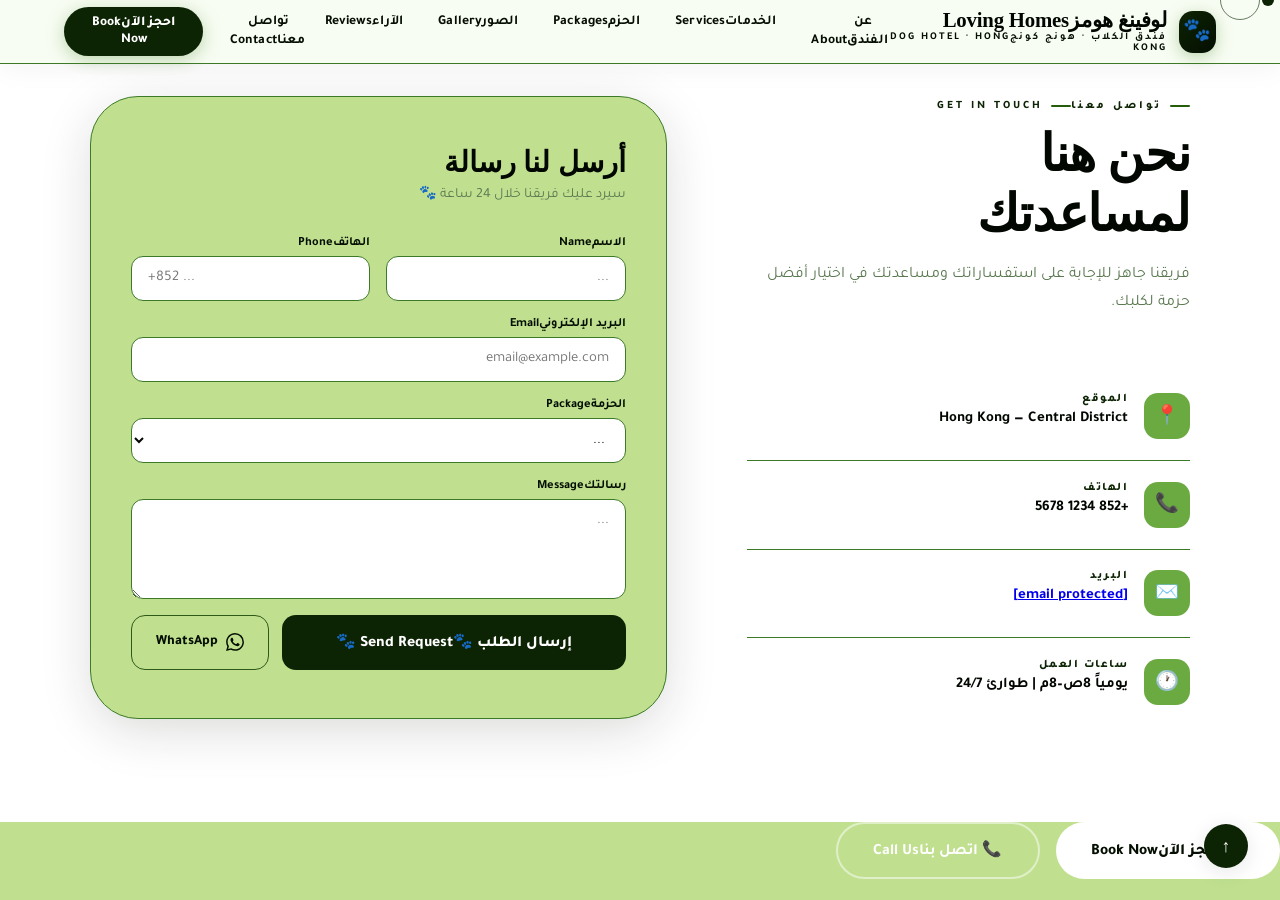
<file: index/contact.html>
<!DOCTYPE html>
<html lang="ar" dir="rtl">
<head>
<meta charset="UTF-8">
<meta name="viewport" content="width=device-width, initial-scale=1.0">
<title>لوفينغ هومز | تواصل معنا | Contact</title>
<link rel="preconnect" href="https://fonts.googleapis.com/">
<link href="https://fonts.googleapis.com/css2?family=Tajawal:wght@300;400;700&display=swap" rel="stylesheet">
<link rel="icon" href="../Images/favicon.svg">
<meta name="theme-color" content="#4a8a2a">
<link rel="stylesheet" href="../CSS/style.css">
</head>
<body>
<div id="cursor"></div>
<div id="cursor-ring"></div>

<!-- NAV -->
<nav id="nav" class="scrolled">
  <a class="nav-logo" href="index.html">
    <div class="logo-mark">🐾</div>
    <div class="logo-type">
      <div class="logo-name"><span class="ar">لوفينغ هومز</span><span class="en">Loving Homes</span></div>
      <div class="logo-sub"><span class="ar">فندق الكلاب · هونج كونج</span><span class="en">Dog Hotel · Hong Kong</span></div>
    </div>
  </a>
  <ul class="nav-links">
    <li><a href="about.html"><span class="ar">عن الفندق</span><span class="en">About</span></a></li>
    <li><a href="services.html"><span class="ar">الخدمات</span><span class="en">Services</span></a></li>
    <li><a href="packages.html"><span class="ar">الحزم</span><span class="en">Packages</span></a></li>
    <li><a href="gallery.html"><span class="ar">الصور</span><span class="en">Gallery</span></a></li>
    <li><a href="reviews.html"><span class="ar">الآراء</span><span class="en">Reviews</span></a></li>
    <li><a href="contact.html"><span class="ar">تواصل معنا</span><span class="en">Contact</span></a></li>
  </ul>
  <div class="nav-actions">
    <button class="nav-book" onclick="openModal('bookModal')">
      <span class="ar">احجز الآن</span><span class="en">Book Now</span>
    </button>
    <button class="mob-btn" onclick="toggleDrawer()">☰</button>
  </div>
</nav>
<div class="nav-drawer" id="navDrawer">
  <a href="about.html" onclick="toggleDrawer()"><span class="ar">عن الفندق</span><span class="en">About</span></a>
  <a href="services.html" onclick="toggleDrawer()"><span class="ar">الخدمات</span><span class="en">Services</span></a>
  <a href="packages.html" onclick="toggleDrawer()"><span class="ar">الحزم</span><span class="en">Packages</span></a>
  <a href="gallery.html" onclick="toggleDrawer()"><span class="ar">الصور</span><span class="en">Gallery</span></a>
  <a href="reviews.html" onclick="toggleDrawer()"><span class="ar">الآراء</span><span class="en">Reviews</span></a>
  <a href="contact.html" onclick="toggleDrawer()"><span class="ar">تواصل معنا</span><span class="en">Contact</span></a>
</div>


<!-- CONTACT -->
<section class="sec contact-sec" id="contact">
  <div class="sec-narrow">
    <div class="contact-split">
      <div>
        <div class="tag ar">تواصل معنا</div><div class="tag en">Get in Touch</div>
        <h2 class="sec-title ar">نحن هنا<br>لمساعدتك</h2>
        <h2 class="sec-title en">We're Here<br>to Help You</h2>
        <p class="sec-sub ar">فريقنا جاهز للإجابة على استفساراتك ومساعدتك في اختيار أفضل حزمة لكلبك.</p>
        <p class="sec-sub en">Our team is ready to answer your questions and help you choose the best package for your dog.</p>
        <div class="c-info-block">
          <div class="c-info-item reveal in" style="transition-delay: 0s;"><div class="c-icon">📍</div><div><div class="c-lbl ar">الموقع</div><div class="c-lbl en">Location</div><div class="c-val">Hong Kong — Central District</div></div></div>
          <div class="c-info-item reveal in" style="transition-delay: 0.1s;"><div class="c-icon">📞</div><div><div class="c-lbl ar">الهاتف</div><div class="c-lbl en">Phone</div><div class="c-val">+852 1234 5678</div></div></div>
          <div class="c-info-item reveal in" style="transition-delay: 0.2s;"><div class="c-icon">✉️</div><div><div class="c-lbl ar">البريد</div><div class="c-lbl en">Email</div><div class="c-val"><a href="#" class="__cf_email__" data-cfemail="a3cbc6cfcfcce3cfccd5cacdc4cbcccec6d08dcbc8">[email&nbsp;protected]</a></div></div></div>
          <div class="c-info-item reveal in" style="transition-delay: 0.3s;"><div class="c-icon">🕐</div><div><div class="c-lbl ar">ساعات العمل</div><div class="c-lbl en">Hours</div><div class="c-val ar">يومياً 8ص–8م | طوارئ 24/7</div><div class="c-val en">Daily 8AM–8PM | Emergency 24/7</div></div></div>
        </div>
      </div>
      <div class="c-form-card reveal in" style="transition-delay: 0s;">
        <div class="c-form-title ar">أرسل لنا رسالة</div>
        <div class="c-form-title en">Send Us a Message</div>
        <p class="c-form-sub ar">سيرد عليك فريقنا خلال 24 ساعة 🐾</p>
        <p class="c-form-sub en">Our team will reply within 24 hours 🐾</p>
        <form onsubmit="submitForm(event)">
          <div class="frow">
            <div class="fld"><label><span class="ar">الاسم</span><span class="en">Name</span></label><input type="text" required="" placeholder="..."></div>
            <div class="fld"><label><span class="ar">الهاتف</span><span class="en">Phone</span></label><input type="tel" placeholder="+852 ..."></div>
          </div>
          <div class="fld"><label><span class="ar">البريد الإلكتروني</span><span class="en">Email</span></label><input type="email" required="" placeholder="email@example.com"></div>
          <div class="fld">
            <label><span class="ar">الحزمة</span><span class="en">Package</span></label>
            <select id="cPkg">
              <option value="" disabled="" selected="">...</option>
              <option value="premium">المميزة / Premium</option>
              <option value="classic">الكلاسيكية / Classic</option>
              <option value="day">اليوم / Day Stay</option>
              <option value="custom">مخصصة / Custom</option>
            </select>
          </div>
          <div class="fld"><label><span class="ar">رسالتك</span><span class="en">Message</span></label><textarea placeholder="..."></textarea></div>
          <div class="form-btns">
            <button type="submit" class="btn-submit-main">
              <span class="ar">إرسال الطلب 🐾</span><span class="en">Send Request 🐾</span>
            </button>
            <button type="button" class="btn-wa" onclick="window.open(&#39;https://wa.me/85298765432&#39;,&#39;_blank&#39;)">
              <svg width="18" height="18" viewBox="0 0 24 24" fill="currentColor"><path d="M17.472 14.382c-.297-.149-1.758-.867-2.03-.967-.273-.099-.471-.148-.67.15-.197.297-.767.966-.94 1.164-.173.199-.347.223-.644.075-.297-.15-1.255-.463-2.39-1.475-.883-.788-1.48-1.761-1.653-2.059-.173-.297-.018-.458.13-.606.134-.133.298-.347.446-.52.149-.174.198-.298.298-.497.099-.198.05-.371-.025-.52-.075-.149-.669-1.612-.916-2.207-.242-.579-.487-.5-.669-.51-.173-.008-.371-.01-.57-.01-.198 0-.52.074-.792.372-.272.297-1.04 1.016-1.04 2.479 0 1.462 1.065 2.875 1.213 3.074.149.198 2.096 3.2 5.077 4.487.709.306 1.262.489 1.694.625.712.227 1.36.195 1.871.118.571-.085 1.758-.719 2.006-1.413.248-.694.248-1.289.173-1.413-.074-.124-.272-.198-.57-.347m-5.421 7.403h-.004a9.87 9.87 0 01-5.031-1.378l-.361-.214-3.741.982.998-3.648-.235-.374a9.86 9.86 0 01-1.51-5.26c.001-5.45 4.436-9.884 9.888-9.884 2.64 0 5.122 1.03 6.988 2.898a9.825 9.825 0 012.893 6.994c-.003 5.45-4.437 9.884-9.885 9.884m8.413-18.297A11.815 11.815 0 0012.05 0C5.495 0 .16 5.335.157 11.892c0 2.096.547 4.142 1.588 5.945L.057 24l6.305-1.654a11.882 11.882 0 005.683 1.448h.005c6.554 0 11.89-5.335 11.893-11.893a11.821 11.821 0 00-3.48-8.413Z"></path></svg>
              WhatsApp
            </button>
          </div>
        </form>
      </div>
    </div>
  </div>
</section>

  <div class="cta-btns">
    <button class="btn-cta-w" onclick="openModal(&#39;bookModal&#39;)">🐾 <span class="ar">احجز الآن</span><span class="en">Book Now</span></button>
    <button class="btn-cta-o" onclick="openModal(&#39;callModal&#39;)">📞 <span class="ar">اتصل بنا</span><span class="en">Call Us</span></button>
  </div>
</div>




<!-- CALL MODAL -->
<div class="modal-bg" id="callModal" onclick="closeModal(&#39;callModal&#39;)">
  <div class="modal-box" onclick="event.stopPropagation()">
    <button class="m-close" onclick="closeModal(&#39;callModal&#39;)">✕</button>
    <div class="m-ico">📞</div>
    <div class="m-title ar">تواصل معنا</div><div class="m-title en">Contact Us</div>
    <div class="m-sub ar">اختر طريقة التواصل — فريقنا جاهز دائماً</div>
    <div class="m-sub en">Choose your preferred contact method — our team is always ready</div>
    <div class="m-acts">
      <a class="m-btn m-btn-p" href="tel:+85212345678">📞 +852 1234 5678</a>
      <div class="m-div"><span class="ar">أو</span><span class="en">or</span></div>
      <a class="m-btn m-btn-w" href="https://wa.me/85298765432" target="_blank">
        <svg width="20" height="20" viewBox="0 0 24 24" fill="currentColor"><path d="M17.472 14.382c-.297-.149-1.758-.867-2.03-.967-.273-.099-.471-.148-.67.15-.197.297-.767.966-.94 1.164-.173.199-.347.223-.644.075-.297-.15-1.255-.463-2.39-1.475-.883-.788-1.48-1.761-1.653-2.059-.173-.297-.018-.458.13-.606.134-.133.298-.347.446-.52.149-.174.198-.298.298-.497.099-.198.05-.371-.025-.52-.075-.149-.669-1.612-.916-2.207-.242-.579-.487-.5-.669-.51-.173-.008-.371-.01-.57-.01-.198 0-.52.074-.792.372-.272.297-1.04 1.016-1.04 2.479 0 1.462 1.065 2.875 1.213 3.074.149.198 2.096 3.2 5.077 4.487.709.306 1.262.489 1.694.625.712.227 1.36.195 1.871.118.571-.085 1.758-.719 2.006-1.413.248-.694.248-1.289.173-1.413-.074-.124-.272-.198-.57-.347m-5.421 7.403h-.004a9.87 9.87 0 01-5.031-1.378l-.361-.214-3.741.982.998-3.648-.235-.374a9.86 9.86 0 01-1.51-5.26c.001-5.45 4.436-9.884 9.888-9.884 2.64 0 5.122 1.03 6.988 2.898a9.825 9.825 0 012.893 6.994c-.003 5.45-4.437 9.884-9.885 9.884m8.413-18.297A11.815 11.815 0 0012.05 0C5.495 0 .16 5.335.157 11.892c0 2.096.547 4.142 1.588 5.945L.057 24l6.305-1.654a11.882 11.882 0 005.683 1.448h.005c6.554 0 11.89-5.335 11.893-11.893a11.821 11.821 0 00-3.48-8.413Z"></path></svg>
        WhatsApp +852 9876 5432
      </a>
      <div class="m-div"><span class="ar">أو</span><span class="en">or</span></div>
      <button class="m-btn m-btn-o" onclick="closeModal(&#39;callModal&#39;);G(&#39;contact&#39;)">✉️ <span class="ar">أرسل رسالة</span><span class="en">Send Message</span></button>
    </div>
  </div>
</div>

<!-- BOOKING MODAL -->
<div class="modal-bg" id="bookModal" onclick="closeModal(&#39;bookModal&#39;)">
  <div class="modal-box" onclick="event.stopPropagation()">
    <button class="m-close" onclick="closeModal(&#39;bookModal&#39;)">✕</button>
    <div class="bk-steps" id="bkSteps">
      <div class="bk-step cur" id="bs1"><div class="bk-step-n">1</div><div class="bk-step-l ar">الحزمة</div><div class="bk-step-l en">Package</div></div>
      <div class="bk-step" id="bs2"><div class="bk-step-n">2</div><div class="bk-step-l ar">البيانات</div><div class="bk-step-l en">Details</div></div>
      <div class="bk-step" id="bs3"><div class="bk-step-n">3</div><div class="bk-step-l ar">تأكيد</div><div class="bk-step-l en">Confirm</div></div>
    </div>
    <div class="bk-pane show" id="bp1">
      <div class="m-title ar">اختر الحزمة</div><div class="m-title en">Choose Package</div>
      <div class="m-sub" style="margin-bottom:1.2rem;"><span class="ar">ما الحزمة الأنسب لكلبك؟</span><span class="en">Which package suits your dog?</span></div>
      <div class="bk-pkg-grid">
        <div class="bk-pkg-opt sel" onclick="selPkg(this,&#39;premium&#39;)" data-p="premium"><div class="on">⭐ <span class="ar">المميزة</span><span class="en">Premium</span></div><div class="os ar">4 نزهات/يوم</div><div class="os en">4 walks/day</div></div>
        <div class="bk-pkg-opt" onclick="selPkg(this,&#39;classic&#39;)" data-p="classic"><div class="on">🐾 <span class="ar">الكلاسيكية</span><span class="en">Classic</span></div><div class="os ar">3 نزهات/يوم</div><div class="os en">3 walks/day</div></div>
        <div class="bk-pkg-opt" onclick="selPkg(this,&#39;day&#39;)" data-p="day"><div class="on">☀️ <span class="ar">اليوم</span><span class="en">Day Stay</span></div><div class="os ar">2 نزهات/يوم</div><div class="os en">2 walks/day</div></div>
        <div class="bk-pkg-opt" onclick="selPkg(this,&#39;custom&#39;)" data-p="custom"><div class="on">✨ <span class="ar">مخصصة</span><span class="en">Custom</span></div><div class="os ar">حسب الطلب</div><div class="os en">On request</div></div>
      </div>
      <button class="m-btn m-btn-g" onclick="bkStep(2)"><span class="ar">التالي ←</span><span class="en">Next →</span></button>
    </div>
    <div class="bk-pane" id="bp2">
      <div class="m-title ar">بيانات الحجز</div><div class="m-title en">Booking Details</div>
      <div class="m-sub" style="margin-bottom:1.2rem;"><span class="ar">أدخل التواريخ ومعلوماتك</span><span class="en">Enter your dates and details</span></div>
      <div class="bk-dates">
        <div class="fld"><label><span class="ar">تاريخ الوصول</span><span class="en">Check-in</span></label><input class="bk-in" type="date" id="bkIn" min="2026-03-05"></div>
        <div class="fld"><label><span class="ar">تاريخ المغادرة</span><span class="en">Check-out</span></label><input class="bk-in" type="date" id="bkOut" min="2026-03-05"></div>
      </div>
      <div class="fld"><label><span class="ar">اسمك</span><span class="en">Your Name</span></label><input class="bk-in" type="text" id="bkName" placeholder="..."></div>
      <div class="fld"><label><span class="ar">رقم الهاتف</span><span class="en">Phone</span></label><input class="bk-in" type="tel" id="bkPhone" placeholder="+852 ..."></div>
      <div style="display:flex;gap:.7rem;margin-top:.5rem;">
        <button class="m-btn m-btn-o" style="width:auto;flex:0;padding:.9rem 1.3rem;" onclick="bkStep(1)"><span class="ar">← رجوع</span><span class="en">← Back</span></button>
        <button class="m-btn m-btn-g" onclick="bkStep(3)"><span class="ar">مراجعة ←</span><span class="en">Review →</span></button>
      </div>
    </div>
    <div class="bk-pane" id="bp3">
      <div class="m-title ar">تأكيد الحجز</div><div class="m-title en">Confirm Booking</div>
      <div class="bk-confirm" id="bkSummary"></div>
      <div style="display:flex;gap:.7rem;">
        <button class="m-btn m-btn-o" style="width:auto;flex:0;padding:.9rem 1.3rem;" onclick="bkStep(2)"><span class="ar">← رجوع</span><span class="en">← Back</span></button>
        <button class="m-btn m-btn-g" onclick="confirmBk()">🐾 <span class="ar">تأكيد الحجز</span><span class="en">Confirm Booking</span></button>
      </div>
    </div>
    <div class="bk-pane" id="bp4">
      <div class="bk-ok">
        <div class="ok-ico">✅</div>
        <div class="m-title" style="margin-top:.8rem;"><span class="ar">تم الحجز بنجاح!</span><span class="en">Booking Confirmed!</span></div>
        <p class="m-sub" style="margin-top:.5rem;margin-bottom:1.5rem;"><span class="ar">شكراً! سيتواصل معك فريقنا خلال 24 ساعة لتأكيد التفاصيل.</span><span class="en">Thank you! Our team will contact you within 24 hours to confirm details.</span></p>
        <button class="m-btn m-btn-g" onclick="closeModal(&#39;bookModal&#39;)">🐾 <span class="ar">رائع، شكراً!</span><span class="en">Great, thank you!</span></button>
      </div>
    </div>
  </div>
</div>

<div class="toast" id="toast">تم التبديل إلى العربية 🇸🇦</div>
<button id="goTop" onclick="window.scrollTo({top:0,behavior:&#39;smooth&#39;})" class="vis">↑</button>

<script src="../JS/main.js"></script>

</body></html>
</body></html>
</file>
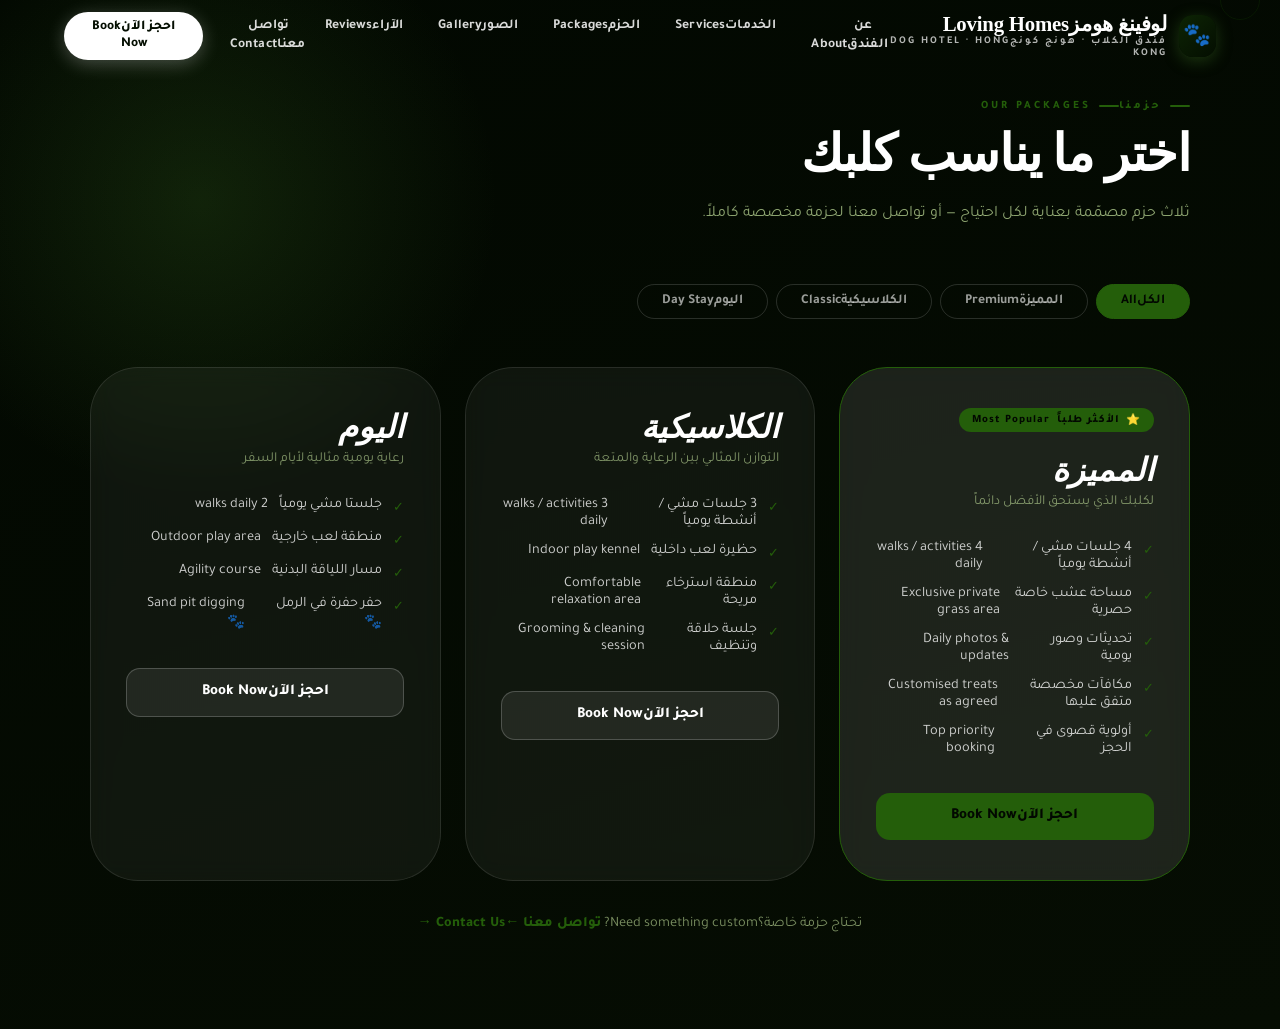
<file: index/packages.html>
<!DOCTYPE html>
<html lang="ar" dir="rtl">
<head>
<meta charset="UTF-8">
<meta name="viewport" content="width=device-width, initial-scale=1.0">
<title>لوفينغ هومز | الحزم | Packages</title>
<link rel="preconnect" href="https://fonts.googleapis.com/">
<link href="https://fonts.googleapis.com/css2?family=Tajawal:wght@300;400;700&display=swap" rel="stylesheet">
<link rel="icon" href="../Images/favicon.svg">
<meta name="theme-color" content="#4a8a2a">
<link rel="stylesheet" href="../CSS/style.css">
</head>
<body>
<div id="cursor"></div>
<div id="cursor-ring"></div>

<!-- NAV -->
<nav id="nav" class="scrolled">
  <a class="nav-logo" href="index.html">
    <div class="logo-mark">🐾</div>
    <div class="logo-type">
      <div class="logo-name"><span class="ar">لوفينغ هومز</span><span class="en">Loving Homes</span></div>
      <div class="logo-sub"><span class="ar">فندق الكلاب · هونج كونج</span><span class="en">Dog Hotel · Hong Kong</span></div>
    </div>
  </a>
  <ul class="nav-links">
    <li><a href="about.html"><span class="ar">عن الفندق</span><span class="en">About</span></a></li>
    <li><a href="services.html"><span class="ar">الخدمات</span><span class="en">Services</span></a></li>
    <li><a href="packages.html"><span class="ar">الحزم</span><span class="en">Packages</span></a></li>
    <li><a href="gallery.html"><span class="ar">الصور</span><span class="en">Gallery</span></a></li>
    <li><a href="reviews.html"><span class="ar">الآراء</span><span class="en">Reviews</span></a></li>
    <li><a href="contact.html"><span class="ar">تواصل معنا</span><span class="en">Contact</span></a></li>
  </ul>
  <div class="nav-actions">
    <button class="nav-book" onclick="openModal('bookModal')">
      <span class="ar">احجز الآن</span><span class="en">Book Now</span>
    </button>
    <button class="mob-btn" onclick="toggleDrawer()">☰</button>
  </div>
</nav>
<div class="nav-drawer" id="navDrawer">
  <a href="about.html" onclick="toggleDrawer()"><span class="ar">عن الفندق</span><span class="en">About</span></a>
  <a href="services.html" onclick="toggleDrawer()"><span class="ar">الخدمات</span><span class="en">Services</span></a>
  <a href="packages.html" onclick="toggleDrawer()"><span class="ar">الحزم</span><span class="en">Packages</span></a>
  <a href="gallery.html" onclick="toggleDrawer()"><span class="ar">الصور</span><span class="en">Gallery</span></a>
  <a href="reviews.html" onclick="toggleDrawer()"><span class="ar">الآراء</span><span class="en">Reviews</span></a>
  <a href="contact.html" onclick="toggleDrawer()"><span class="ar">تواصل معنا</span><span class="en">Contact</span></a>
</div>


<!-- PACKAGES -->
<section class="sec pkg-sec" id="packages">
  <div class="sec-narrow">
    <div class="tag ar">حزمنا</div><div class="tag en">Our Packages</div>
    <h2 class="sec-title ar">اختر ما يناسب كلبك</h2>
    <h2 class="sec-title en">Choose What Suits Your Dog</h2>
    <p class="sec-sub ar">ثلاث حزم مصمّمة بعناية لكل احتياج — أو تواصل معنا لحزمة مخصصة كاملاً.</p>
    <p class="sec-sub en">Three carefully designed packages for every need — or contact us for a fully custom plan.</p>
    <div class="pkg-tabs-wrap">
      <button class="pkg-tab on" onclick="filterPkg(&#39;all&#39;,this)"><span class="ar">الكل</span><span class="en">All</span></button>
      <button class="pkg-tab" onclick="filterPkg(&#39;premium&#39;,this)"><span class="ar">المميزة</span><span class="en">Premium</span></button>
      <button class="pkg-tab" onclick="filterPkg(&#39;classic&#39;,this)"><span class="ar">الكلاسيكية</span><span class="en">Classic</span></button>
      <button class="pkg-tab" onclick="filterPkg(&#39;day&#39;,this)"><span class="ar">اليوم</span><span class="en">Day Stay</span></button>
    </div>
    <div class="pkg-grid">
      <article class="pkg-card hot reveal in" data-type="premium" style="transition-delay: 0s;">
        <div class="pkg-hot-tag">⭐ <span class="ar">الأكثر طلباً</span><span class="en">Most Popular</span></div>
        <div class="pkg-name ar">المميزة</div><div class="pkg-name en">Premium</div>
        <div class="pkg-tagline ar">لكلبك الذي يستحق الأفضل دائماً</div>
        <div class="pkg-tagline en">For the dog who deserves only the best</div>
        <ul class="pkg-list">
          <li><span class="chk">✓</span><span class="ar">4 جلسات مشي / أنشطة يومياً</span><span class="en">4 walks / activities daily</span></li>
          <li><span class="chk">✓</span><span class="ar">مساحة عشب خاصة حصرية</span><span class="en">Exclusive private grass area</span></li>
          <li><span class="chk">✓</span><span class="ar">تحديثات وصور يومية</span><span class="en">Daily photos &amp; updates</span></li>
          <li><span class="chk">✓</span><span class="ar">مكافآت مخصصة متفق عليها</span><span class="en">Customised treats as agreed</span></li>
          <li><span class="chk">✓</span><span class="ar">أولوية قصوى في الحجز</span><span class="en">Top priority booking</span></li>
        </ul>
        <button class="btn-pkg btn-pkg-lime" onclick="choosePkg(&#39;premium&#39;)"><span class="ar">احجز الآن</span><span class="en">Book Now</span></button>
      </article>
      <article class="pkg-card reveal in" data-type="classic" style="transition-delay: 0.1s;">
        <div class="pkg-name ar">الكلاسيكية</div><div class="pkg-name en">Classic</div>
        <div class="pkg-tagline ar">التوازن المثالي بين الرعاية والمتعة</div>
        <div class="pkg-tagline en">The perfect balance of care and fun</div>
        <ul class="pkg-list">
          <li><span class="chk">✓</span><span class="ar">3 جلسات مشي / أنشطة يومياً</span><span class="en">3 walks / activities daily</span></li>
          <li><span class="chk">✓</span><span class="ar">حظيرة لعب داخلية</span><span class="en">Indoor play kennel</span></li>
          <li><span class="chk">✓</span><span class="ar">منطقة استرخاء مريحة</span><span class="en">Comfortable relaxation area</span></li>
          <li><span class="chk">✓</span><span class="ar">جلسة حلاقة وتنظيف</span><span class="en">Grooming &amp; cleaning session</span></li>
        </ul>
        <button class="btn-pkg btn-pkg-ghost" onclick="choosePkg(&#39;classic&#39;)"><span class="ar">احجز الآن</span><span class="en">Book Now</span></button>
      </article>
      <article class="pkg-card reveal in" data-type="day" style="transition-delay: 0.2s;">
        <div class="pkg-name ar">اليوم</div><div class="pkg-name en">Day Stay</div>
        <div class="pkg-tagline ar">رعاية يومية مثالية لأيام السفر</div>
        <div class="pkg-tagline en">Perfect daily care for your travel days</div>
        <ul class="pkg-list">
          <li><span class="chk">✓</span><span class="ar">جلستا مشي يومياً</span><span class="en">2 walks daily</span></li>
          <li><span class="chk">✓</span><span class="ar">منطقة لعب خارجية</span><span class="en">Outdoor play area</span></li>
          <li><span class="chk">✓</span><span class="ar">مسار اللياقة البدنية</span><span class="en">Agility course</span></li>
          <li><span class="chk">✓</span><span class="ar">حفر حفرة في الرمل 🐾</span><span class="en">Sand pit digging 🐾</span></li>
        </ul>
        <button class="btn-pkg btn-pkg-ghost" onclick="choosePkg(&#39;day&#39;)"><span class="ar">احجز الآن</span><span class="en">Book Now</span></button>
      </article>
    </div>
    <p style="text-align:center;margin-top:2rem;color:rgba(200,230,160,.6);font-size:.9rem;">
      <span class="ar">تحتاج حزمة خاصة؟</span><span class="en">Need something custom?</span>
      <button onclick="G(&#39;contact&#39;)" style="background:none;border:none;color:var(--lime);font-weight:800;cursor:pointer;font-family:inherit;font-size:.9rem;">
        <span class="ar">تواصل معنا ←</span><span class="en">Contact Us →</span>
      </button>
    </p>
  </div>
</section>



<!-- CALL MODAL -->
<div class="modal-bg" id="callModal" onclick="closeModal(&#39;callModal&#39;)">
  <div class="modal-box" onclick="event.stopPropagation()">
    <button class="m-close" onclick="closeModal(&#39;callModal&#39;)">✕</button>
    <div class="m-ico">📞</div>
    <div class="m-title ar">تواصل معنا</div><div class="m-title en">Contact Us</div>
    <div class="m-sub ar">اختر طريقة التواصل — فريقنا جاهز دائماً</div>
    <div class="m-sub en">Choose your preferred contact method — our team is always ready</div>
    <div class="m-acts">
      <a class="m-btn m-btn-p" href="tel:+85212345678">📞 +852 1234 5678</a>
      <div class="m-div"><span class="ar">أو</span><span class="en">or</span></div>
      <a class="m-btn m-btn-w" href="https://wa.me/85298765432" target="_blank">
        <svg width="20" height="20" viewBox="0 0 24 24" fill="currentColor"><path d="M17.472 14.382c-.297-.149-1.758-.867-2.03-.967-.273-.099-.471-.148-.67.15-.197.297-.767.966-.94 1.164-.173.199-.347.223-.644.075-.297-.15-1.255-.463-2.39-1.475-.883-.788-1.48-1.761-1.653-2.059-.173-.297-.018-.458.13-.606.134-.133.298-.347.446-.52.149-.174.198-.298.298-.497.099-.198.05-.371-.025-.52-.075-.149-.669-1.612-.916-2.207-.242-.579-.487-.5-.669-.51-.173-.008-.371-.01-.57-.01-.198 0-.52.074-.792.372-.272.297-1.04 1.016-1.04 2.479 0 1.462 1.065 2.875 1.213 3.074.149.198 2.096 3.2 5.077 4.487.709.306 1.262.489 1.694.625.712.227 1.36.195 1.871.118.571-.085 1.758-.719 2.006-1.413.248-.694.248-1.289.173-1.413-.074-.124-.272-.198-.57-.347m-5.421 7.403h-.004a9.87 9.87 0 01-5.031-1.378l-.361-.214-3.741.982.998-3.648-.235-.374a9.86 9.86 0 01-1.51-5.26c.001-5.45 4.436-9.884 9.888-9.884 2.64 0 5.122 1.03 6.988 2.898a9.825 9.825 0 012.893 6.994c-.003 5.45-4.437 9.884-9.885 9.884m8.413-18.297A11.815 11.815 0 0012.05 0C5.495 0 .16 5.335.157 11.892c0 2.096.547 4.142 1.588 5.945L.057 24l6.305-1.654a11.882 11.882 0 005.683 1.448h.005c6.554 0 11.89-5.335 11.893-11.893a11.821 11.821 0 00-3.48-8.413Z"></path></svg>
        WhatsApp +852 9876 5432
      </a>
      <div class="m-div"><span class="ar">أو</span><span class="en">or</span></div>
      <button class="m-btn m-btn-o" onclick="closeModal(&#39;callModal&#39;);G(&#39;contact&#39;)">✉️ <span class="ar">أرسل رسالة</span><span class="en">Send Message</span></button>
    </div>
  </div>
</div>

<!-- BOOKING MODAL -->
<div class="modal-bg" id="bookModal" onclick="closeModal(&#39;bookModal&#39;)">
  <div class="modal-box" onclick="event.stopPropagation()">
    <button class="m-close" onclick="closeModal(&#39;bookModal&#39;)">✕</button>
    <div class="bk-steps" id="bkSteps">
      <div class="bk-step cur" id="bs1"><div class="bk-step-n">1</div><div class="bk-step-l ar">الحزمة</div><div class="bk-step-l en">Package</div></div>
      <div class="bk-step" id="bs2"><div class="bk-step-n">2</div><div class="bk-step-l ar">البيانات</div><div class="bk-step-l en">Details</div></div>
      <div class="bk-step" id="bs3"><div class="bk-step-n">3</div><div class="bk-step-l ar">تأكيد</div><div class="bk-step-l en">Confirm</div></div>
    </div>
    <div class="bk-pane show" id="bp1">
      <div class="m-title ar">اختر الحزمة</div><div class="m-title en">Choose Package</div>
      <div class="m-sub" style="margin-bottom:1.2rem;"><span class="ar">ما الحزمة الأنسب لكلبك؟</span><span class="en">Which package suits your dog?</span></div>
      <div class="bk-pkg-grid">
        <div class="bk-pkg-opt sel" onclick="selPkg(this,&#39;premium&#39;)" data-p="premium"><div class="on">⭐ <span class="ar">المميزة</span><span class="en">Premium</span></div><div class="os ar">4 نزهات/يوم</div><div class="os en">4 walks/day</div></div>
        <div class="bk-pkg-opt" onclick="selPkg(this,&#39;classic&#39;)" data-p="classic"><div class="on">🐾 <span class="ar">الكلاسيكية</span><span class="en">Classic</span></div><div class="os ar">3 نزهات/يوم</div><div class="os en">3 walks/day</div></div>
        <div class="bk-pkg-opt" onclick="selPkg(this,&#39;day&#39;)" data-p="day"><div class="on">☀️ <span class="ar">اليوم</span><span class="en">Day Stay</span></div><div class="os ar">2 نزهات/يوم</div><div class="os en">2 walks/day</div></div>
        <div class="bk-pkg-opt" onclick="selPkg(this,&#39;custom&#39;)" data-p="custom"><div class="on">✨ <span class="ar">مخصصة</span><span class="en">Custom</span></div><div class="os ar">حسب الطلب</div><div class="os en">On request</div></div>
      </div>
      <button class="m-btn m-btn-g" onclick="bkStep(2)"><span class="ar">التالي ←</span><span class="en">Next →</span></button>
    </div>
    <div class="bk-pane" id="bp2">
      <div class="m-title ar">بيانات الحجز</div><div class="m-title en">Booking Details</div>
      <div class="m-sub" style="margin-bottom:1.2rem;"><span class="ar">أدخل التواريخ ومعلوماتك</span><span class="en">Enter your dates and details</span></div>
      <div class="bk-dates">
        <div class="fld"><label><span class="ar">تاريخ الوصول</span><span class="en">Check-in</span></label><input class="bk-in" type="date" id="bkIn" min="2026-03-05"></div>
        <div class="fld"><label><span class="ar">تاريخ المغادرة</span><span class="en">Check-out</span></label><input class="bk-in" type="date" id="bkOut" min="2026-03-05"></div>
      </div>
      <div class="fld"><label><span class="ar">اسمك</span><span class="en">Your Name</span></label><input class="bk-in" type="text" id="bkName" placeholder="..."></div>
      <div class="fld"><label><span class="ar">رقم الهاتف</span><span class="en">Phone</span></label><input class="bk-in" type="tel" id="bkPhone" placeholder="+852 ..."></div>
      <div style="display:flex;gap:.7rem;margin-top:.5rem;">
        <button class="m-btn m-btn-o" style="width:auto;flex:0;padding:.9rem 1.3rem;" onclick="bkStep(1)"><span class="ar">← رجوع</span><span class="en">← Back</span></button>
        <button class="m-btn m-btn-g" onclick="bkStep(3)"><span class="ar">مراجعة ←</span><span class="en">Review →</span></button>
      </div>
    </div>
    <div class="bk-pane" id="bp3">
      <div class="m-title ar">تأكيد الحجز</div><div class="m-title en">Confirm Booking</div>
      <div class="bk-confirm" id="bkSummary"></div>
      <div style="display:flex;gap:.7rem;">
        <button class="m-btn m-btn-o" style="width:auto;flex:0;padding:.9rem 1.3rem;" onclick="bkStep(2)"><span class="ar">← رجوع</span><span class="en">← Back</span></button>
        <button class="m-btn m-btn-g" onclick="confirmBk()">🐾 <span class="ar">تأكيد الحجز</span><span class="en">Confirm Booking</span></button>
      </div>
    </div>
    <div class="bk-pane" id="bp4">
      <div class="bk-ok">
        <div class="ok-ico">✅</div>
        <div class="m-title" style="margin-top:.8rem;"><span class="ar">تم الحجز بنجاح!</span><span class="en">Booking Confirmed!</span></div>
        <p class="m-sub" style="margin-top:.5rem;margin-bottom:1.5rem;"><span class="ar">شكراً! سيتواصل معك فريقنا خلال 24 ساعة لتأكيد التفاصيل.</span><span class="en">Thank you! Our team will contact you within 24 hours to confirm details.</span></p>
        <button class="m-btn m-btn-g" onclick="closeModal(&#39;bookModal&#39;)">🐾 <span class="ar">رائع، شكراً!</span><span class="en">Great, thank you!</span></button>
      </div>
    </div>
  </div>
</div>

<div class="toast" id="toast">تم التبديل إلى العربية 🇸🇦</div>
<button id="goTop" onclick="window.scrollTo({top:0,behavior:&#39;smooth&#39;})" class="vis">↑</button>

<script src="../JS/main.js"></script>

</body></html>
</body></html>
</file>
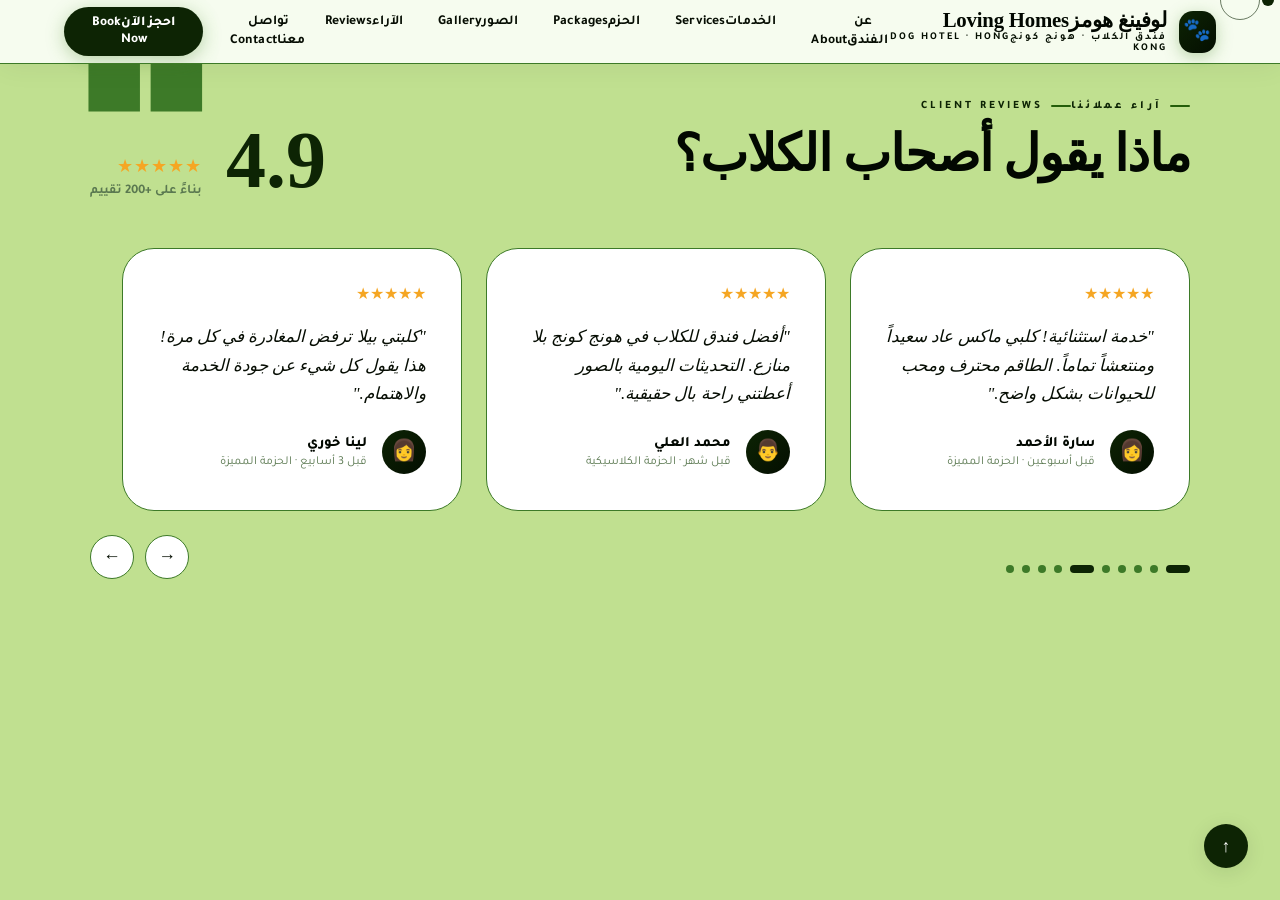
<file: index/reviews.html>
<!DOCTYPE html>
<html lang="ar" dir="rtl">
<head>
<meta charset="UTF-8">
<meta name="viewport" content="width=device-width, initial-scale=1.0">
<title>لوفينغ هومز | آراء العملاء | Reviews</title>
<link rel="preconnect" href="https://fonts.googleapis.com/">
<link href="https://fonts.googleapis.com/css2?family=Tajawal:wght@300;400;700&display=swap" rel="stylesheet">
<link rel="icon" href="../Images/favicon.svg">
<meta name="theme-color" content="#4a8a2a">
<link rel="stylesheet" href="../CSS/style.css">
</head>
<body>
<div id="cursor"></div>
<div id="cursor-ring"></div>

<!-- NAV -->
<nav id="nav" class="scrolled">
  <a class="nav-logo" href="index.html">
    <div class="logo-mark">🐾</div>
    <div class="logo-type">
      <div class="logo-name"><span class="ar">لوفينغ هومز</span><span class="en">Loving Homes</span></div>
      <div class="logo-sub"><span class="ar">فندق الكلاب · هونج كونج</span><span class="en">Dog Hotel · Hong Kong</span></div>
    </div>
  </a>
  <ul class="nav-links">
    <li><a href="about.html"><span class="ar">عن الفندق</span><span class="en">About</span></a></li>
    <li><a href="services.html"><span class="ar">الخدمات</span><span class="en">Services</span></a></li>
    <li><a href="packages.html"><span class="ar">الحزم</span><span class="en">Packages</span></a></li>
    <li><a href="gallery.html"><span class="ar">الصور</span><span class="en">Gallery</span></a></li>
    <li><a href="reviews.html"><span class="ar">الآراء</span><span class="en">Reviews</span></a></li>
    <li><a href="contact.html"><span class="ar">تواصل معنا</span><span class="en">Contact</span></a></li>
  </ul>
  <div class="nav-actions">
    <button class="nav-book" onclick="openModal('bookModal')">
      <span class="ar">احجز الآن</span><span class="en">Book Now</span>
    </button>
    <button class="mob-btn" onclick="toggleDrawer()">☰</button>
  </div>
</nav>
<div class="nav-drawer" id="navDrawer">
  <a href="about.html" onclick="toggleDrawer()"><span class="ar">عن الفندق</span><span class="en">About</span></a>
  <a href="services.html" onclick="toggleDrawer()"><span class="ar">الخدمات</span><span class="en">Services</span></a>
  <a href="packages.html" onclick="toggleDrawer()"><span class="ar">الحزم</span><span class="en">Packages</span></a>
  <a href="gallery.html" onclick="toggleDrawer()"><span class="ar">الصور</span><span class="en">Gallery</span></a>
  <a href="reviews.html" onclick="toggleDrawer()"><span class="ar">الآراء</span><span class="en">Reviews</span></a>
  <a href="contact.html" onclick="toggleDrawer()"><span class="ar">تواصل معنا</span><span class="en">Contact</span></a>
</div>


<!-- REVIEWS -->
<section class="sec rev-sec" id="reviews">
  <div class="sec-narrow">
    <div class="rev-header">
      <div>
        <div class="tag ar">آراء عملائنا</div><div class="tag en">Client Reviews</div>
        <h2 class="sec-title ar">ماذا يقول أصحاب الكلاب؟</h2>
        <h2 class="sec-title en">What Dog Owners Say</h2>
      </div>
      <div class="rev-score-block">
        <div class="big-num">4.9</div>
        <div class="score-detail">
          <div class="star-row">★★★★★</div>
          <div class="score-lbl ar">بناءً على +200 تقييم</div>
          <div class="score-lbl en">Based on 200+ reviews</div>
        </div>
      </div>
    </div>
    <div class="rev-track">
      <div class="rev-slider" id="revSlider">
        <div class="rev-card reveal in" style="transition-delay: 0.3s;"><div class="rev-stars">★★★★★</div><p class="rev-text ar">"خدمة استثنائية! كلبي ماكس عاد سعيداً ومنتعشاً تماماً. الطاقم محترف ومحب للحيوانات بشكل واضح."</p><p class="rev-text en">"Exceptional service! My dog Max came back completely happy and refreshed. The team is clearly professional and animal-loving."</p><div class="rev-author"><div class="rev-ava">👩</div><div><div class="rev-name ar">سارة الأحمد</div><div class="rev-name en">Sarah Ahmed</div><div class="rev-meta ar">قبل أسبوعين · الحزمة المميزة</div><div class="rev-meta en">2 weeks ago · Premium Package</div></div></div></div>
        <div class="rev-card reveal in" style="transition-delay: 0s;"><div class="rev-stars">★★★★★</div><p class="rev-text ar">"أفضل فندق للكلاب في هونج كونج بلا منازع. التحديثات اليومية بالصور أعطتني راحة بال حقيقية."</p><p class="rev-text en">"Undeniably the best dog hotel in Hong Kong. Daily photo updates gave me genuine peace of mind throughout."</p><div class="rev-author"><div class="rev-ava">👨</div><div><div class="rev-name ar">محمد العلي</div><div class="rev-name en">Michael Allen</div><div class="rev-meta ar">قبل شهر · الحزمة الكلاسيكية</div><div class="rev-meta en">1 month ago · Classic Package</div></div></div></div>
        <div class="rev-card reveal in" style="transition-delay: 0.1s;"><div class="rev-stars">★★★★★</div><p class="rev-text ar">"كلبتي بيلا ترفض المغادرة في كل مرة! هذا يقول كل شيء عن جودة الخدمة والاهتمام."</p><p class="rev-text en">"My dog Bella refuses to leave every time! That says everything about the quality of service and attention."</p><div class="rev-author"><div class="rev-ava">👩</div><div><div class="rev-name ar">لينا خوري</div><div class="rev-name en">Lena Khoury</div><div class="rev-meta ar">قبل 3 أسابيع · الحزمة المميزة</div><div class="rev-meta en">3 weeks ago · Premium Package</div></div></div></div>
        <div class="rev-card reveal" style="transition-delay: 0.2s;"><div class="rev-stars">★★★★★</div><p class="rev-text ar">"الرعاية البيطرية 24 ساعة هي ما جعلني أختار لوفينغ هومز. أنصح به لكل صاحب كلب."</p><p class="rev-text en">"The 24/7 vet care is what made me choose Loving Homes. I recommend it to every dog owner."</p><div class="rev-author"><div class="rev-ava">👨</div><div><div class="rev-name ar">كريم نصر</div><div class="rev-name en">Kevin Nash</div><div class="rev-meta ar">قبل شهرين · حزمة اليوم</div><div class="rev-meta en">2 months ago · Day Package</div></div></div></div>
        <div class="rev-card reveal" style="transition-delay: 0.3s;"><div class="rev-stars">★★★★★</div><p class="rev-text ar">"تجربة لا تُقدَّر بثمن. جاك يتألق بعد كل إقامة — أكثر نشاطاً وسعادةً من أي وقت مضى."</p><p class="rev-text en">"An invaluable experience. Jack shines after every stay — more active and happy than ever before."</p><div class="rev-author"><div class="rev-ava">👩</div><div><div class="rev-name ar">نورا السيد</div><div class="rev-name en">Nora Saeed</div><div class="rev-meta ar">قبل شهر · الكلاسيكية</div><div class="rev-meta en">1 month ago · Classic Package</div></div></div></div>
      </div>
    </div>
    <div style="display:flex;justify-content:space-between;align-items:center;margin-top:1.5rem;">
      <div class="rev-dots" id="revDots"><div class="rdot on"></div><div class="rdot"></div><div class="rdot"></div><div class="rdot"></div><div class="rdot"></div></div>
      <div class="rev-nav">
        <button class="rev-nav-btn" onclick="revSlide(-1)">→</button>
        <button class="rev-nav-btn" onclick="revSlide(1)">←</button>
      </div>
    </div>
  </div>
</section>



<!-- CALL MODAL -->
<div class="modal-bg" id="callModal" onclick="closeModal(&#39;callModal&#39;)">
  <div class="modal-box" onclick="event.stopPropagation()">
    <button class="m-close" onclick="closeModal(&#39;callModal&#39;)">✕</button>
    <div class="m-ico">📞</div>
    <div class="m-title ar">تواصل معنا</div><div class="m-title en">Contact Us</div>
    <div class="m-sub ar">اختر طريقة التواصل — فريقنا جاهز دائماً</div>
    <div class="m-sub en">Choose your preferred contact method — our team is always ready</div>
    <div class="m-acts">
      <a class="m-btn m-btn-p" href="tel:+85212345678">📞 +852 1234 5678</a>
      <div class="m-div"><span class="ar">أو</span><span class="en">or</span></div>
      <a class="m-btn m-btn-w" href="https://wa.me/85298765432" target="_blank">
        <svg width="20" height="20" viewBox="0 0 24 24" fill="currentColor"><path d="M17.472 14.382c-.297-.149-1.758-.867-2.03-.967-.273-.099-.471-.148-.67.15-.197.297-.767.966-.94 1.164-.173.199-.347.223-.644.075-.297-.15-1.255-.463-2.39-1.475-.883-.788-1.48-1.761-1.653-2.059-.173-.297-.018-.458.13-.606.134-.133.298-.347.446-.52.149-.174.198-.298.298-.497.099-.198.05-.371-.025-.52-.075-.149-.669-1.612-.916-2.207-.242-.579-.487-.5-.669-.51-.173-.008-.371-.01-.57-.01-.198 0-.52.074-.792.372-.272.297-1.04 1.016-1.04 2.479 0 1.462 1.065 2.875 1.213 3.074.149.198 2.096 3.2 5.077 4.487.709.306 1.262.489 1.694.625.712.227 1.36.195 1.871.118.571-.085 1.758-.719 2.006-1.413.248-.694.248-1.289.173-1.413-.074-.124-.272-.198-.57-.347m-5.421 7.403h-.004a9.87 9.87 0 01-5.031-1.378l-.361-.214-3.741.982.998-3.648-.235-.374a9.86 9.86 0 01-1.51-5.26c.001-5.45 4.436-9.884 9.888-9.884 2.64 0 5.122 1.03 6.988 2.898a9.825 9.825 0 012.893 6.994c-.003 5.45-4.437 9.884-9.885 9.884m8.413-18.297A11.815 11.815 0 0012.05 0C5.495 0 .16 5.335.157 11.892c0 2.096.547 4.142 1.588 5.945L.057 24l6.305-1.654a11.882 11.882 0 005.683 1.448h.005c6.554 0 11.89-5.335 11.893-11.893a11.821 11.821 0 00-3.48-8.413Z"></path></svg>
        WhatsApp +852 9876 5432
      </a>
      <div class="m-div"><span class="ar">أو</span><span class="en">or</span></div>
      <button class="m-btn m-btn-o" onclick="closeModal(&#39;callModal&#39;);G(&#39;contact&#39;)">✉️ <span class="ar">أرسل رسالة</span><span class="en">Send Message</span></button>
    </div>
  </div>
</div>

<!-- BOOKING MODAL -->
<div class="modal-bg" id="bookModal" onclick="closeModal(&#39;bookModal&#39;)">
  <div class="modal-box" onclick="event.stopPropagation()">
    <button class="m-close" onclick="closeModal(&#39;bookModal&#39;)">✕</button>
    <div class="bk-steps" id="bkSteps">
      <div class="bk-step cur" id="bs1"><div class="bk-step-n">1</div><div class="bk-step-l ar">الحزمة</div><div class="bk-step-l en">Package</div></div>
      <div class="bk-step" id="bs2"><div class="bk-step-n">2</div><div class="bk-step-l ar">البيانات</div><div class="bk-step-l en">Details</div></div>
      <div class="bk-step" id="bs3"><div class="bk-step-n">3</div><div class="bk-step-l ar">تأكيد</div><div class="bk-step-l en">Confirm</div></div>
    </div>
    <div class="bk-pane show" id="bp1">
      <div class="m-title ar">اختر الحزمة</div><div class="m-title en">Choose Package</div>
      <div class="m-sub" style="margin-bottom:1.2rem;"><span class="ar">ما الحزمة الأنسب لكلبك؟</span><span class="en">Which package suits your dog?</span></div>
      <div class="bk-pkg-grid">
        <div class="bk-pkg-opt sel" onclick="selPkg(this,&#39;premium&#39;)" data-p="premium"><div class="on">⭐ <span class="ar">المميزة</span><span class="en">Premium</span></div><div class="os ar">4 نزهات/يوم</div><div class="os en">4 walks/day</div></div>
        <div class="bk-pkg-opt" onclick="selPkg(this,&#39;classic&#39;)" data-p="classic"><div class="on">🐾 <span class="ar">الكلاسيكية</span><span class="en">Classic</span></div><div class="os ar">3 نزهات/يوم</div><div class="os en">3 walks/day</div></div>
        <div class="bk-pkg-opt" onclick="selPkg(this,&#39;day&#39;)" data-p="day"><div class="on">☀️ <span class="ar">اليوم</span><span class="en">Day Stay</span></div><div class="os ar">2 نزهات/يوم</div><div class="os en">2 walks/day</div></div>
        <div class="bk-pkg-opt" onclick="selPkg(this,&#39;custom&#39;)" data-p="custom"><div class="on">✨ <span class="ar">مخصصة</span><span class="en">Custom</span></div><div class="os ar">حسب الطلب</div><div class="os en">On request</div></div>
      </div>
      <button class="m-btn m-btn-g" onclick="bkStep(2)"><span class="ar">التالي ←</span><span class="en">Next →</span></button>
    </div>
    <div class="bk-pane" id="bp2">
      <div class="m-title ar">بيانات الحجز</div><div class="m-title en">Booking Details</div>
      <div class="m-sub" style="margin-bottom:1.2rem;"><span class="ar">أدخل التواريخ ومعلوماتك</span><span class="en">Enter your dates and details</span></div>
      <div class="bk-dates">
        <div class="fld"><label><span class="ar">تاريخ الوصول</span><span class="en">Check-in</span></label><input class="bk-in" type="date" id="bkIn" min="2026-03-05"></div>
        <div class="fld"><label><span class="ar">تاريخ المغادرة</span><span class="en">Check-out</span></label><input class="bk-in" type="date" id="bkOut" min="2026-03-05"></div>
      </div>
      <div class="fld"><label><span class="ar">اسمك</span><span class="en">Your Name</span></label><input class="bk-in" type="text" id="bkName" placeholder="..."></div>
      <div class="fld"><label><span class="ar">رقم الهاتف</span><span class="en">Phone</span></label><input class="bk-in" type="tel" id="bkPhone" placeholder="+852 ..."></div>
      <div style="display:flex;gap:.7rem;margin-top:.5rem;">
        <button class="m-btn m-btn-o" style="width:auto;flex:0;padding:.9rem 1.3rem;" onclick="bkStep(1)"><span class="ar">← رجوع</span><span class="en">← Back</span></button>
        <button class="m-btn m-btn-g" onclick="bkStep(3)"><span class="ar">مراجعة ←</span><span class="en">Review →</span></button>
      </div>
    </div>
    <div class="bk-pane" id="bp3">
      <div class="m-title ar">تأكيد الحجز</div><div class="m-title en">Confirm Booking</div>
      <div class="bk-confirm" id="bkSummary"></div>
      <div style="display:flex;gap:.7rem;">
        <button class="m-btn m-btn-o" style="width:auto;flex:0;padding:.9rem 1.3rem;" onclick="bkStep(2)"><span class="ar">← رجوع</span><span class="en">← Back</span></button>
        <button class="m-btn m-btn-g" onclick="confirmBk()">🐾 <span class="ar">تأكيد الحجز</span><span class="en">Confirm Booking</span></button>
      </div>
    </div>
    <div class="bk-pane" id="bp4">
      <div class="bk-ok">
        <div class="ok-ico">✅</div>
        <div class="m-title" style="margin-top:.8rem;"><span class="ar">تم الحجز بنجاح!</span><span class="en">Booking Confirmed!</span></div>
        <p class="m-sub" style="margin-top:.5rem;margin-bottom:1.5rem;"><span class="ar">شكراً! سيتواصل معك فريقنا خلال 24 ساعة لتأكيد التفاصيل.</span><span class="en">Thank you! Our team will contact you within 24 hours to confirm details.</span></p>
        <button class="m-btn m-btn-g" onclick="closeModal(&#39;bookModal&#39;)">🐾 <span class="ar">رائع، شكراً!</span><span class="en">Great, thank you!</span></button>
      </div>
    </div>
  </div>
</div>

<div class="toast" id="toast">تم التبديل إلى العربية 🇸🇦</div>
<button id="goTop" onclick="window.scrollTo({top:0,behavior:&#39;smooth&#39;})" class="vis">↑</button>

<script src="../JS/main.js"></script>

</body></html>
</body></html>
</file>
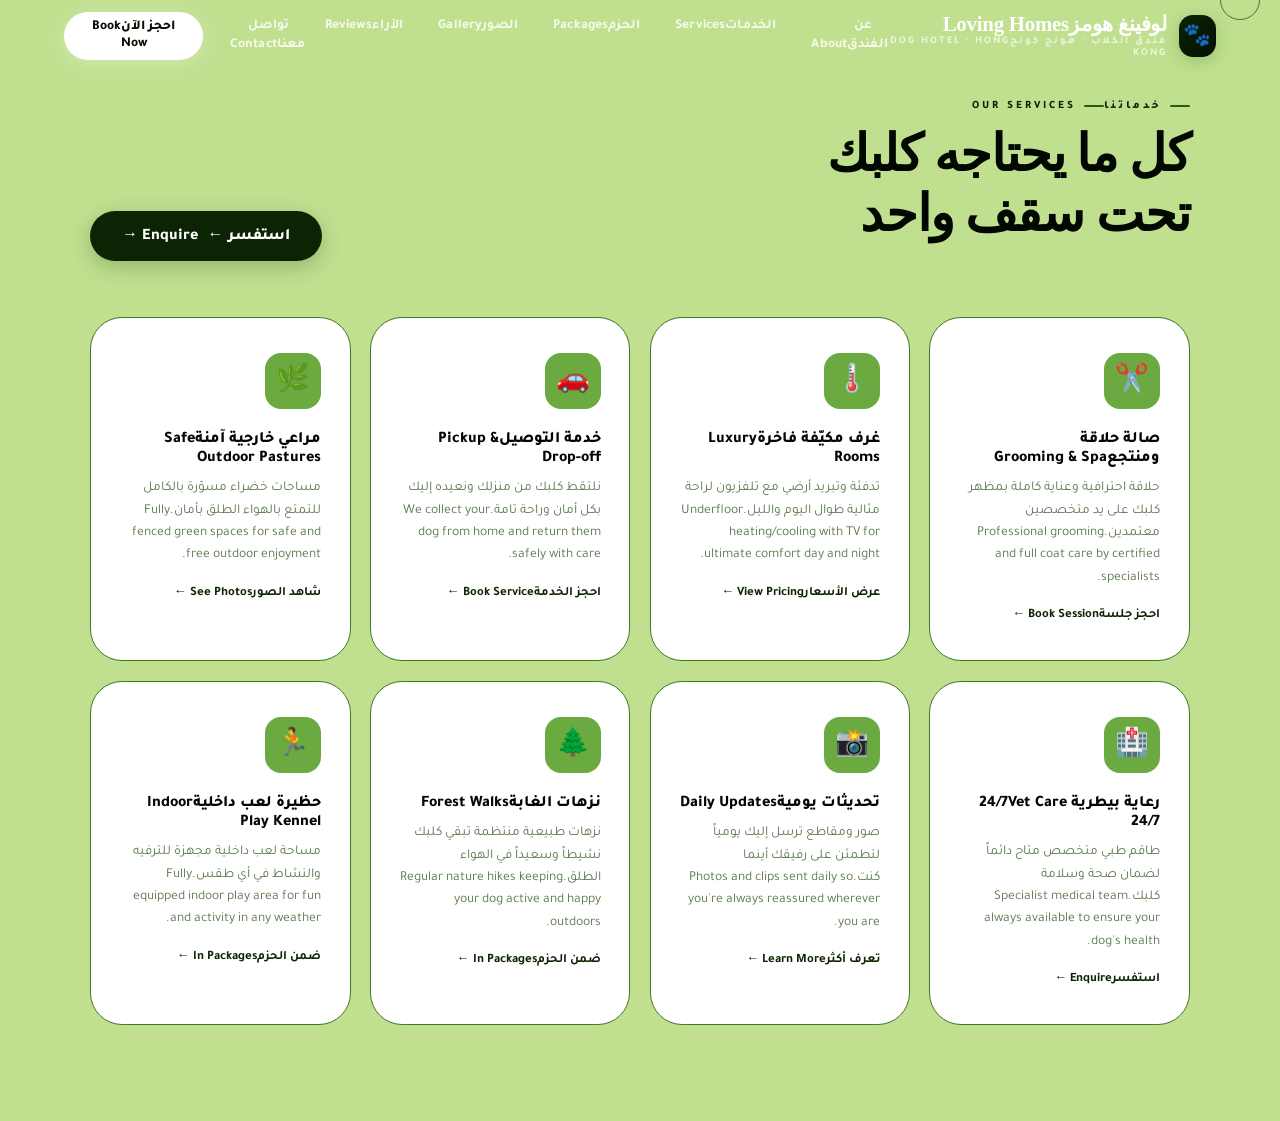
<file: index/services.html>
<!DOCTYPE html>
<html lang="ar" dir="rtl">
<head>
<meta charset="UTF-8">
<meta name="viewport" content="width=device-width, initial-scale=1.0">
<title>لوفينغ هومز | الخدمات | Services</title>
<link rel="preconnect" href="https://fonts.googleapis.com/">
<link href="https://fonts.googleapis.com/css2?family=Tajawal:wght@300;400;700&display=swap" rel="stylesheet">
<link rel="icon" href="../Images/favicon.svg">
<meta name="theme-color" content="#4a8a2a">
<link rel="stylesheet" href="../CSS/style.css">
</head>
<body>
<div id="cursor"></div>
<div id="cursor-ring"></div>

<!-- NAV -->
<nav id="nav" class="scrolled">
  <a class="nav-logo" href="index.html">
    <div class="logo-mark">🐾</div>
    <div class="logo-type">
      <div class="logo-name"><span class="ar">لوفينغ هومز</span><span class="en">Loving Homes</span></div>
      <div class="logo-sub"><span class="ar">فندق الكلاب · هونج كونج</span><span class="en">Dog Hotel · Hong Kong</span></div>
    </div>
  </a>
  <ul class="nav-links">
    <li><a href="about.html"><span class="ar">عن الفندق</span><span class="en">About</span></a></li>
    <li><a href="services.html"><span class="ar">الخدمات</span><span class="en">Services</span></a></li>
    <li><a href="packages.html"><span class="ar">الحزم</span><span class="en">Packages</span></a></li>
    <li><a href="gallery.html"><span class="ar">الصور</span><span class="en">Gallery</span></a></li>
    <li><a href="reviews.html"><span class="ar">الآراء</span><span class="en">Reviews</span></a></li>
    <li><a href="contact.html"><span class="ar">تواصل معنا</span><span class="en">Contact</span></a></li>
  </ul>
  <div class="nav-actions">
    <button class="nav-book" onclick="openModal('bookModal')">
      <span class="ar">احجز الآن</span><span class="en">Book Now</span>
    </button>
    <button class="mob-btn" onclick="toggleDrawer()">☰</button>
  </div>
</nav>
<div class="nav-drawer" id="navDrawer">
  <a href="about.html" onclick="toggleDrawer()"><span class="ar">عن الفندق</span><span class="en">About</span></a>
  <a href="services.html" onclick="toggleDrawer()"><span class="ar">الخدمات</span><span class="en">Services</span></a>
  <a href="packages.html" onclick="toggleDrawer()"><span class="ar">الحزم</span><span class="en">Packages</span></a>
  <a href="gallery.html" onclick="toggleDrawer()"><span class="ar">الصور</span><span class="en">Gallery</span></a>
  <a href="reviews.html" onclick="toggleDrawer()"><span class="ar">الآراء</span><span class="en">Reviews</span></a>
  <a href="contact.html" onclick="toggleDrawer()"><span class="ar">تواصل معنا</span><span class="en">Contact</span></a>
</div>


<!-- SERVICES -->
<section class="sec srv-sec" id="services">
  <div class="sec-narrow">
    <div style="display:flex;justify-content:space-between;align-items:flex-end;flex-wrap:wrap;gap:1rem;margin-bottom:3.5rem;">
      <div>
        <div class="tag ar">خدماتنا</div><div class="tag en">Our Services</div>
        <h2 class="sec-title ar">كل ما يحتاجه كلبك<br>تحت سقف واحد</h2>
        <h2 class="sec-title en">Everything Your Dog Needs<br>Under One Roof</h2>
      </div>
      <button class="btn-hero-p" style="background:var(--fern);color:var(--white);box-shadow:0 6px 20px rgba(45,90,27,.3);padding:.85rem 2rem;" onclick="G(&#39;contact&#39;)">
        <span class="ar">استفسر ←</span><span class="en">Enquire →</span>
      </button>
    </div>
    <div class="srv-grid">
      <div class="srv-card reveal in" style="transition-delay: 0s;"><div class="srv-ico-wrap">✂️</div><h3><span class="ar">صالة حلاقة ومنتجع</span><span class="en">Grooming &amp; Spa</span></h3><p><span class="ar">حلاقة احترافية وعناية كاملة بمظهر كلبك على يد متخصصين معتمدين.</span><span class="en">Professional grooming and full coat care by certified specialists.</span></p><a class="srv-link" href="#contact" onclick="G(&#39;contact&#39;);return false;"><span class="ar">احجز جلسة</span><span class="en">Book Session</span></a></div>
      <div class="srv-card reveal in" style="transition-delay: 0.1s;"><div class="srv-ico-wrap">🌡️</div><h3><span class="ar">غرف مكيّفة فاخرة</span><span class="en">Luxury Rooms</span></h3><p><span class="ar">تدفئة وتبريد أرضي مع تلفزيون لراحة مثالية طوال اليوم والليل.</span><span class="en">Underfloor heating/cooling with TV for ultimate comfort day and night.</span></p><a class="srv-link" href="#packages" onclick="G(&#39;packages&#39;);return false;"><span class="ar">عرض الأسعار</span><span class="en">View Pricing</span></a></div>
      <div class="srv-card reveal in" style="transition-delay: 0.2s;"><div class="srv-ico-wrap">🚗</div><h3><span class="ar">خدمة التوصيل</span><span class="en">Pickup &amp; Drop-off</span></h3><p><span class="ar">نلتقط كلبك من منزلك ونعيده إليك بكل أمان وراحة تامة.</span><span class="en">We collect your dog from home and return them safely with care.</span></p><a class="srv-link" href="#contact" onclick="G(&#39;contact&#39;);return false;"><span class="ar">احجز الخدمة</span><span class="en">Book Service</span></a></div>
      <div class="srv-card reveal in" style="transition-delay: 0.3s;"><div class="srv-ico-wrap">🌿</div><h3><span class="ar">مراعي خارجية آمنة</span><span class="en">Safe Outdoor Pastures</span></h3><p><span class="ar">مساحات خضراء مسوّرة بالكامل للتمتع بالهواء الطلق بأمان.</span><span class="en">Fully fenced green spaces for safe and free outdoor enjoyment.</span></p><a class="srv-link" href="#gallery" onclick="G(&#39;gallery&#39;);return false;"><span class="ar">شاهد الصور</span><span class="en">See Photos</span></a></div>
      <div class="srv-card reveal in" style="transition-delay: 0s;"><div class="srv-ico-wrap">🏥</div><h3><span class="ar">رعاية بيطرية 24/7</span><span class="en">Vet Care 24/7</span></h3><p><span class="ar">طاقم طبي متخصص متاح دائماً لضمان صحة وسلامة كلبك.</span><span class="en">Specialist medical team always available to ensure your dog's health.</span></p><a class="srv-link" href="#contact" onclick="G(&#39;contact&#39;);return false;"><span class="ar">استفسر</span><span class="en">Enquire</span></a></div>
      <div class="srv-card reveal in" style="transition-delay: 0.1s;"><div class="srv-ico-wrap">📸</div><h3><span class="ar">تحديثات يومية</span><span class="en">Daily Updates</span></h3><p><span class="ar">صور ومقاطع ترسل إليك يومياً لتطمئن على رفيقك أينما كنت.</span><span class="en">Photos and clips sent daily so you're always reassured wherever you are.</span></p><a class="srv-link" href="#packages" onclick="G(&#39;packages&#39;);return false;"><span class="ar">تعرف أكثر</span><span class="en">Learn More</span></a></div>
      <div class="srv-card reveal in" style="transition-delay: 0.2s;"><div class="srv-ico-wrap">🌲</div><h3><span class="ar">نزهات الغابة</span><span class="en">Forest Walks</span></h3><p><span class="ar">نزهات طبيعية منتظمة تبقي كلبك نشيطاً وسعيداً في الهواء الطلق.</span><span class="en">Regular nature hikes keeping your dog active and happy outdoors.</span></p><a class="srv-link" href="#packages" onclick="G(&#39;packages&#39;);return false;"><span class="ar">ضمن الحزم</span><span class="en">In Packages</span></a></div>
      <div class="srv-card reveal in" style="transition-delay: 0.3s;"><div class="srv-ico-wrap">🏃</div><h3><span class="ar">حظيرة لعب داخلية</span><span class="en">Indoor Play Kennel</span></h3><p><span class="ar">مساحة لعب داخلية مجهزة للترفيه والنشاط في أي طقس.</span><span class="en">Fully equipped indoor play area for fun and activity in any weather.</span></p><a class="srv-link" href="#packages" onclick="G(&#39;packages&#39;);return false;"><span class="ar">ضمن الحزم</span><span class="en">In Packages</span></a></div>
    </div>
  </div>
</section>



<!-- CALL MODAL -->
<div class="modal-bg" id="callModal" onclick="closeModal(&#39;callModal&#39;)">
  <div class="modal-box" onclick="event.stopPropagation()">
    <button class="m-close" onclick="closeModal(&#39;callModal&#39;)">✕</button>
    <div class="m-ico">📞</div>
    <div class="m-title ar">تواصل معنا</div><div class="m-title en">Contact Us</div>
    <div class="m-sub ar">اختر طريقة التواصل — فريقنا جاهز دائماً</div>
    <div class="m-sub en">Choose your preferred contact method — our team is always ready</div>
    <div class="m-acts">
      <a class="m-btn m-btn-p" href="tel:+85212345678">📞 +852 1234 5678</a>
      <div class="m-div"><span class="ar">أو</span><span class="en">or</span></div>
      <a class="m-btn m-btn-w" href="https://wa.me/85298765432" target="_blank">
        <svg width="20" height="20" viewBox="0 0 24 24" fill="currentColor"><path d="M17.472 14.382c-.297-.149-1.758-.867-2.03-.967-.273-.099-.471-.148-.67.15-.197.297-.767.966-.94 1.164-.173.199-.347.223-.644.075-.297-.15-1.255-.463-2.39-1.475-.883-.788-1.48-1.761-1.653-2.059-.173-.297-.018-.458.13-.606.134-.133.298-.347.446-.52.149-.174.198-.298.298-.497.099-.198.05-.371-.025-.52-.075-.149-.669-1.612-.916-2.207-.242-.579-.487-.5-.669-.51-.173-.008-.371-.01-.57-.01-.198 0-.52.074-.792.372-.272.297-1.04 1.016-1.04 2.479 0 1.462 1.065 2.875 1.213 3.074.149.198 2.096 3.2 5.077 4.487.709.306 1.262.489 1.694.625.712.227 1.36.195 1.871.118.571-.085 1.758-.719 2.006-1.413.248-.694.248-1.289.173-1.413-.074-.124-.272-.198-.57-.347m-5.421 7.403h-.004a9.87 9.87 0 01-5.031-1.378l-.361-.214-3.741.982.998-3.648-.235-.374a9.86 9.86 0 01-1.51-5.26c.001-5.45 4.436-9.884 9.888-9.884 2.64 0 5.122 1.03 6.988 2.898a9.825 9.825 0 012.893 6.994c-.003 5.45-4.437 9.884-9.885 9.884m8.413-18.297A11.815 11.815 0 0012.05 0C5.495 0 .16 5.335.157 11.892c0 2.096.547 4.142 1.588 5.945L.057 24l6.305-1.654a11.882 11.882 0 005.683 1.448h.005c6.554 0 11.89-5.335 11.893-11.893a11.821 11.821 0 00-3.48-8.413Z"></path></svg>
        WhatsApp +852 9876 5432
      </a>
      <div class="m-div"><span class="ar">أو</span><span class="en">or</span></div>
      <button class="m-btn m-btn-o" onclick="closeModal(&#39;callModal&#39;);G(&#39;contact&#39;)">✉️ <span class="ar">أرسل رسالة</span><span class="en">Send Message</span></button>
    </div>
  </div>
</div>

<!-- BOOKING MODAL -->
<div class="modal-bg" id="bookModal" onclick="closeModal(&#39;bookModal&#39;)">
  <div class="modal-box" onclick="event.stopPropagation()">
    <button class="m-close" onclick="closeModal(&#39;bookModal&#39;)">✕</button>
    <div class="bk-steps" id="bkSteps">
      <div class="bk-step cur" id="bs1"><div class="bk-step-n">1</div><div class="bk-step-l ar">الحزمة</div><div class="bk-step-l en">Package</div></div>
      <div class="bk-step" id="bs2"><div class="bk-step-n">2</div><div class="bk-step-l ar">البيانات</div><div class="bk-step-l en">Details</div></div>
      <div class="bk-step" id="bs3"><div class="bk-step-n">3</div><div class="bk-step-l ar">تأكيد</div><div class="bk-step-l en">Confirm</div></div>
    </div>
    <div class="bk-pane show" id="bp1">
      <div class="m-title ar">اختر الحزمة</div><div class="m-title en">Choose Package</div>
      <div class="m-sub" style="margin-bottom:1.2rem;"><span class="ar">ما الحزمة الأنسب لكلبك؟</span><span class="en">Which package suits your dog?</span></div>
      <div class="bk-pkg-grid">
        <div class="bk-pkg-opt sel" onclick="selPkg(this,&#39;premium&#39;)" data-p="premium"><div class="on">⭐ <span class="ar">المميزة</span><span class="en">Premium</span></div><div class="os ar">4 نزهات/يوم</div><div class="os en">4 walks/day</div></div>
        <div class="bk-pkg-opt" onclick="selPkg(this,&#39;classic&#39;)" data-p="classic"><div class="on">🐾 <span class="ar">الكلاسيكية</span><span class="en">Classic</span></div><div class="os ar">3 نزهات/يوم</div><div class="os en">3 walks/day</div></div>
        <div class="bk-pkg-opt" onclick="selPkg(this,&#39;day&#39;)" data-p="day"><div class="on">☀️ <span class="ar">اليوم</span><span class="en">Day Stay</span></div><div class="os ar">2 نزهات/يوم</div><div class="os en">2 walks/day</div></div>
        <div class="bk-pkg-opt" onclick="selPkg(this,&#39;custom&#39;)" data-p="custom"><div class="on">✨ <span class="ar">مخصصة</span><span class="en">Custom</span></div><div class="os ar">حسب الطلب</div><div class="os en">On request</div></div>
      </div>
      <button class="m-btn m-btn-g" onclick="bkStep(2)"><span class="ar">التالي ←</span><span class="en">Next →</span></button>
    </div>
    <div class="bk-pane" id="bp2">
      <div class="m-title ar">بيانات الحجز</div><div class="m-title en">Booking Details</div>
      <div class="m-sub" style="margin-bottom:1.2rem;"><span class="ar">أدخل التواريخ ومعلوماتك</span><span class="en">Enter your dates and details</span></div>
      <div class="bk-dates">
        <div class="fld"><label><span class="ar">تاريخ الوصول</span><span class="en">Check-in</span></label><input class="bk-in" type="date" id="bkIn" min="2026-03-05"></div>
        <div class="fld"><label><span class="ar">تاريخ المغادرة</span><span class="en">Check-out</span></label><input class="bk-in" type="date" id="bkOut" min="2026-03-05"></div>
      </div>
      <div class="fld"><label><span class="ar">اسمك</span><span class="en">Your Name</span></label><input class="bk-in" type="text" id="bkName" placeholder="..."></div>
      <div class="fld"><label><span class="ar">رقم الهاتف</span><span class="en">Phone</span></label><input class="bk-in" type="tel" id="bkPhone" placeholder="+852 ..."></div>
      <div style="display:flex;gap:.7rem;margin-top:.5rem;">
        <button class="m-btn m-btn-o" style="width:auto;flex:0;padding:.9rem 1.3rem;" onclick="bkStep(1)"><span class="ar">← رجوع</span><span class="en">← Back</span></button>
        <button class="m-btn m-btn-g" onclick="bkStep(3)"><span class="ar">مراجعة ←</span><span class="en">Review →</span></button>
      </div>
    </div>
    <div class="bk-pane" id="bp3">
      <div class="m-title ar">تأكيد الحجز</div><div class="m-title en">Confirm Booking</div>
      <div class="bk-confirm" id="bkSummary"></div>
      <div style="display:flex;gap:.7rem;">
        <button class="m-btn m-btn-o" style="width:auto;flex:0;padding:.9rem 1.3rem;" onclick="bkStep(2)"><span class="ar">← رجوع</span><span class="en">← Back</span></button>
        <button class="m-btn m-btn-g" onclick="confirmBk()">🐾 <span class="ar">تأكيد الحجز</span><span class="en">Confirm Booking</span></button>
      </div>
    </div>
    <div class="bk-pane" id="bp4">
      <div class="bk-ok">
        <div class="ok-ico">✅</div>
        <div class="m-title" style="margin-top:.8rem;"><span class="ar">تم الحجز بنجاح!</span><span class="en">Booking Confirmed!</span></div>
        <p class="m-sub" style="margin-top:.5rem;margin-bottom:1.5rem;"><span class="ar">شكراً! سيتواصل معك فريقنا خلال 24 ساعة لتأكيد التفاصيل.</span><span class="en">Thank you! Our team will contact you within 24 hours to confirm details.</span></p>
        <button class="m-btn m-btn-g" onclick="closeModal(&#39;bookModal&#39;)">🐾 <span class="ar">رائع، شكراً!</span><span class="en">Great, thank you!</span></button>
      </div>
    </div>
  </div>
</div>

<div class="toast" id="toast">تم التبديل إلى العربية 🇸🇦</div>
<button id="goTop" onclick="window.scrollTo({top:0,behavior:&#39;smooth&#39;})" class="vis">↑</button>

<script src="../JS/main.js"></script>

</body></html>
</body></html>
</file>
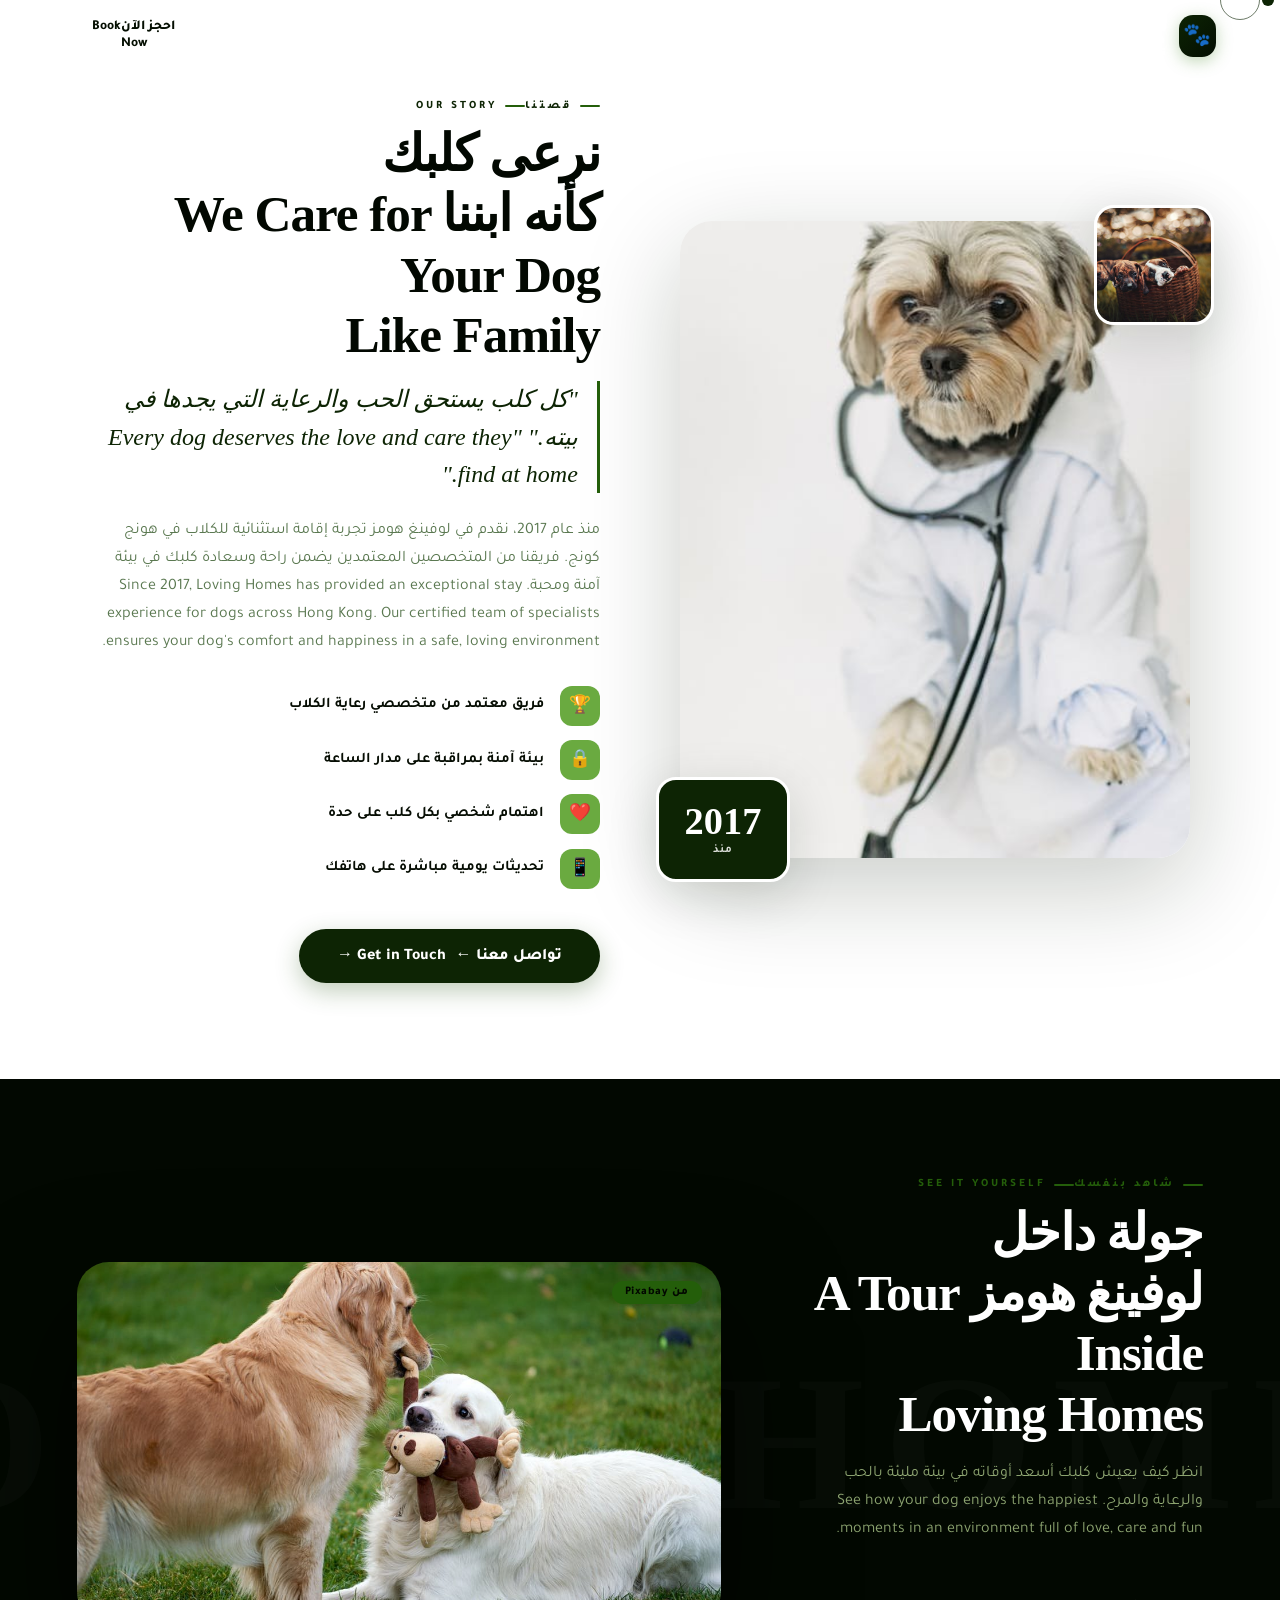
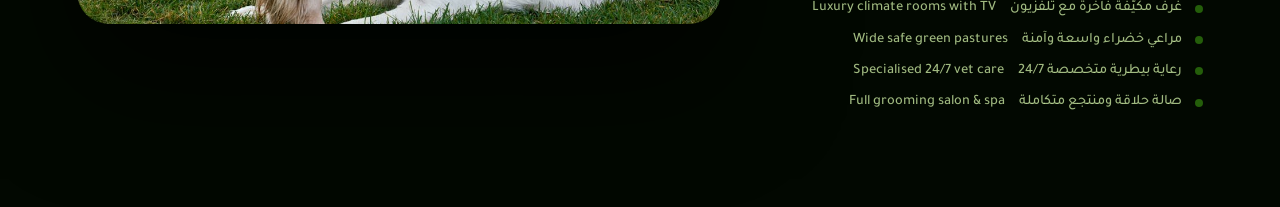
<file: index/index/about.html>
<!DOCTYPE html>
<html lang="ar" dir="rtl">
<head>
<meta charset="UTF-8">
<meta name="viewport" content="width=device-width, initial-scale=1.0">
<title>لوفينغ هومز | عن الفندق | About</title>
<link rel="preconnect" href="https://fonts.googleapis.com/">
<link href="https://fonts.googleapis.com/css2?family=Tajawal:wght@300;400;700&display=swap" rel="stylesheet">
<link rel="icon" href="data:image/svg+xml,<svg xmlns='http://www.w3.org/2000/svg' viewBox='0 0 100 100'><text y='.9em' font-size='90'>🐾</text></svg>">
<meta name="theme-color" content="#4a8a2a">
<link rel="stylesheet" href="../../CSS/style.css">
</head>
<body>
<div id="cursor"></div>
<div id="cursor-ring"></div>

<!-- NAV -->
<nav id="nav" class="scrolled">
  <a class="nav-logo" href="../index.html">
    <div class="logo-mark">🐾</div>
    <div class="logo-type">
      <div class="logo-name"><span class="ar">لوفينغ هومز</span><span class="en">Loving Homes</span></div>
      <div class="logo-sub"><span class="ar">فندق الكلاب · هونج كونج</span><span class="en">Dog Hotel · Hong Kong</span></div>
    </div>
  </a>
  <ul class="nav-links">
    <li><a href="about.html"><span class="ar">عن الفندق</span><span class="en">About</span></a></li>
    <li><a href="services.html"><span class="ar">الخدمات</span><span class="en">Services</span></a></li>
    <li><a href="packages.html"><span class="ar">الحزم</span><span class="en">Packages</span></a></li>
    <li><a href="gallery.html"><span class="ar">الصور</span><span class="en">Gallery</span></a></li>
    <li><a href="reviews.html"><span class="ar">الآراء</span><span class="en">Reviews</span></a></li>
    <li><a href="contact.html"><span class="ar">تواصل معنا</span><span class="en">Contact</span></a></li>
  </ul>
  <div class="nav-actions">
    <button class="nav-book" onclick="openModal('bookModal')">
      <span class="ar">احجز الآن</span><span class="en">Book Now</span>
    </button>
    <button class="mob-btn" onclick="toggleDrawer()">☰</button>
  </div>
</nav>
<div class="nav-drawer" id="navDrawer">
  <a href="about.html" onclick="toggleDrawer()"><span class="ar">عن الفندق</span><span class="en">About</span></a>
  <a href="services.html" onclick="toggleDrawer()"><span class="ar">الخدمات</span><span class="en">Services</span></a>
  <a href="packages.html" onclick="toggleDrawer()"><span class="ar">الحزم</span><span class="en">Packages</span></a>
  <a href="gallery.html" onclick="toggleDrawer()"><span class="ar">الصور</span><span class="en">Gallery</span></a>
  <a href="reviews.html" onclick="toggleDrawer()"><span class="ar">الآراء</span><span class="en">Reviews</span></a>
  <a href="contact.html" onclick="toggleDrawer()"><span class="ar">تواصل معنا</span><span class="en">Contact</span></a>
</div>


<!-- ABOUT -->
<!-- صورة رئيسية: bulldog-1047518 by vlaaitje | Pixabay CC0 -->
<!-- صورة صغيرة: bulldog-562723 by alainaudet | Pixabay CC0 -->
<section class="sec intro-sec" id="intro">
  <div class="sec-narrow">
    <div class="intro-grid">
      <div class="intro-img-wrap reveal in" style="transition-delay: 0s;">
        <div class="intro-img-main">
          <img src="../../Images/image_7.jpg" alt="Dogs at Loving Homes">
        </div>
        <div class="intro-img-badge">
          <div class="badge-num">2017</div>
          <div class="badge-lbl ar">منذ</div>
          <div class="badge-lbl en">Est.</div>
        </div>
        <div class="intro-img-accent">
          <img src="../../Images/image_6.jpg" alt="Cute dog">
        </div>
      </div>
      <div class="intro-text reveal in" style="transition-delay: 0.1s;">
        <div class="tag ar">قصتنا</div><div class="tag en">Our Story</div>
        <h2 class="sec-title">
          <span class="ar">نرعى كلبك<br>كأنه ابننا</span>
          <span class="en">We Care for Your Dog<br>Like Family</span>
        </h2>
        <blockquote>
          <span class="ar">"كل كلب يستحق الحب والرعاية التي يجدها في بيته."</span>
          <span class="en">"Every dog deserves the love and care they find at home."</span>
        </blockquote>
        <p class="sec-sub" style="margin-bottom:1.8rem;">
          <span class="ar">منذ عام 2017، نقدم في لوفينغ هومز تجربة إقامة استثنائية للكلاب في هونج كونج. فريقنا من المتخصصين المعتمدين يضمن راحة وسعادة كلبك في بيئة آمنة ومحبة.</span>
          <span class="en">Since 2017, Loving Homes has provided an exceptional stay experience for dogs across Hong Kong. Our certified team of specialists ensures your dog's comfort and happiness in a safe, loving environment.</span>
        </p>
        <div class="intro-features">
          <div class="feat-row"><div class="feat-ico">🏆</div><div class="feat-text ar">فريق معتمد من متخصصي رعاية الكلاب</div><div class="feat-text en">Certified dog care specialist team</div></div>
          <div class="feat-row"><div class="feat-ico">🔒</div><div class="feat-text ar">بيئة آمنة بمراقبة على مدار الساعة</div><div class="feat-text en">Safe environment with 24/7 monitoring</div></div>
          <div class="feat-row"><div class="feat-ico">❤️</div><div class="feat-text ar">اهتمام شخصي بكل كلب على حدة</div><div class="feat-text en">Individual personalised attention for every dog</div></div>
          <div class="feat-row"><div class="feat-ico">📱</div><div class="feat-text ar">تحديثات يومية مباشرة على هاتفك</div><div class="feat-text en">Daily updates sent directly to your phone</div></div>
        </div>
        <button class="btn-hero-p" style="background:var(--fern);color:var(--white);box-shadow:0 8px 25px rgba(45,90,27,.3);" onclick="G(&#39;contact&#39;)">
          <span class="ar">تواصل معنا ←</span><span class="en">Get in Touch →</span>
        </button>
      </div>
    </div>
  </div>
</section>


<!-- VIDEO -->
<!-- فيديو: video-154222 | Pixabay CC0 -->
<!-- poster: bernese-mountain-dog-7928156 by guvo59 | Pixabay CC0 -->
<section class="sec vid-sec" id="vid-sec">
  <div class="vid-bg-words" aria-hidden="true">LOVING HOMES</div>
  <div class="vid-layout">
    <div class="vid-text reveal in" style="transition-delay: 0.2s;">
      <div class="tag ar">شاهد بنفسك</div><div class="tag en">See It Yourself</div>
      <h2 class="sec-title">
        <span class="ar">جولة داخل<br>لوفينغ هومز</span>
        <span class="en">A Tour Inside<br>Loving Homes</span>
      </h2>
      <p class="sec-sub">
        <span class="ar">انظر كيف يعيش كلبك أسعد أوقاته في بيئة مليئة بالحب والرعاية والمرح.</span>
        <span class="en">See how your dog enjoys the happiest moments in an environment full of love, care and fun.</span>
      </p>
      <div class="vid-feats">
        <div class="vf"><div class="vf-dot"></div><span class="ar">غرف مكيّفة فاخرة مع تلفزيون</span><span class="en">Luxury climate rooms with TV</span></div>
        <div class="vf"><div class="vf-dot"></div><span class="ar">مراعي خضراء واسعة وآمنة</span><span class="en">Wide safe green pastures</span></div>
        <div class="vf"><div class="vf-dot"></div><span class="ar">رعاية بيطرية متخصصة 24/7</span><span class="en">Specialised 24/7 vet care</span></div>
        <div class="vf"><div class="vf-dot"></div><span class="ar">صالة حلاقة ومنتجع متكاملة</span><span class="en">Full grooming salon &amp; spa</span></div>
      </div>
    </div>
    <div class="reveal in" style="transition-delay: 0.3s;">
      <div class="vid-player">
        <div class="vid-badge ar">من Pixabay</div>
        <div class="vid-badge en" style="display:none;">Via Pixabay</div>
        <video id="mainVid" loop="" muted="" playsinline="" autoplay="" preload="auto" style="width:100%;aspect-ratio:16/9;object-fit:cover;display:block;background:#000;" poster="../../Images/video-poster.jpg">
          <source src="../../Videos/hotel-tour.mp4" type="video/mp4">
        </video>
        <div class="vid-play-overlay hidden" id="vidOverlay" onclick="toggleVid()">
          <div class="play-ring">▶</div>
        </div>
        <div class="vid-bar">
          <button class="vb-btn" id="vPlayBtn" onclick="toggleVid()">⏸</button>
          <div class="vb-prog" id="vProg">
            <div class="vb-track"><div class="vb-fill" id="vFill" style="width: 16.134%;"></div></div>
          </div>
          <button class="vb-btn" id="vMuteBtn" onclick="toggleMute()">🔇</button>
          <button class="vb-btn" onclick="fsVid()">⛶</button>
        </div>
      </div>
    </div>
  </div>
</section>



<!-- CALL MODAL -->
<div class="modal-bg" id="callModal" onclick="closeModal(&#39;callModal&#39;)">
  <div class="modal-box" onclick="event.stopPropagation()">
    <button class="m-close" onclick="closeModal(&#39;callModal&#39;)">✕</button>
    <div class="m-ico">📞</div>
    <div class="m-title ar">تواصل معنا</div><div class="m-title en">Contact Us</div>
    <div class="m-sub ar">اختر طريقة التواصل — فريقنا جاهز دائماً</div>
    <div class="m-sub en">Choose your preferred contact method — our team is always ready</div>
    <div class="m-acts">
      <a class="m-btn m-btn-p" href="tel:+85212345678">📞 +852 1234 5678</a>
      <div class="m-div"><span class="ar">أو</span><span class="en">or</span></div>
      <a class="m-btn m-btn-w" href="https://wa.me/85298765432" target="_blank">
        <svg width="20" height="20" viewBox="0 0 24 24" fill="currentColor"><path d="M17.472 14.382c-.297-.149-1.758-.867-2.03-.967-.273-.099-.471-.148-.67.15-.197.297-.767.966-.94 1.164-.173.199-.347.223-.644.075-.297-.15-1.255-.463-2.39-1.475-.883-.788-1.48-1.761-1.653-2.059-.173-.297-.018-.458.13-.606.134-.133.298-.347.446-.52.149-.174.198-.298.298-.497.099-.198.05-.371-.025-.52-.075-.149-.669-1.612-.916-2.207-.242-.579-.487-.5-.669-.51-.173-.008-.371-.01-.57-.01-.198 0-.52.074-.792.372-.272.297-1.04 1.016-1.04 2.479 0 1.462 1.065 2.875 1.213 3.074.149.198 2.096 3.2 5.077 4.487.709.306 1.262.489 1.694.625.712.227 1.36.195 1.871.118.571-.085 1.758-.719 2.006-1.413.248-.694.248-1.289.173-1.413-.074-.124-.272-.198-.57-.347m-5.421 7.403h-.004a9.87 9.87 0 01-5.031-1.378l-.361-.214-3.741.982.998-3.648-.235-.374a9.86 9.86 0 01-1.51-5.26c.001-5.45 4.436-9.884 9.888-9.884 2.64 0 5.122 1.03 6.988 2.898a9.825 9.825 0 012.893 6.994c-.003 5.45-4.437 9.884-9.885 9.884m8.413-18.297A11.815 11.815 0 0012.05 0C5.495 0 .16 5.335.157 11.892c0 2.096.547 4.142 1.588 5.945L.057 24l6.305-1.654a11.882 11.882 0 005.683 1.448h.005c6.554 0 11.89-5.335 11.893-11.893a11.821 11.821 0 00-3.48-8.413Z"></path></svg>
        WhatsApp +852 9876 5432
      </a>
      <div class="m-div"><span class="ar">أو</span><span class="en">or</span></div>
      <button class="m-btn m-btn-o" onclick="closeModal(&#39;callModal&#39;);G(&#39;contact&#39;)">✉️ <span class="ar">أرسل رسالة</span><span class="en">Send Message</span></button>
    </div>
  </div>
</div>

<!-- BOOKING MODAL -->
<div class="modal-bg" id="bookModal" onclick="closeModal(&#39;bookModal&#39;)">
  <div class="modal-box" onclick="event.stopPropagation()">
    <button class="m-close" onclick="closeModal(&#39;bookModal&#39;)">✕</button>
    <div class="bk-steps" id="bkSteps">
      <div class="bk-step cur" id="bs1"><div class="bk-step-n">1</div><div class="bk-step-l ar">الحزمة</div><div class="bk-step-l en">Package</div></div>
      <div class="bk-step" id="bs2"><div class="bk-step-n">2</div><div class="bk-step-l ar">البيانات</div><div class="bk-step-l en">Details</div></div>
      <div class="bk-step" id="bs3"><div class="bk-step-n">3</div><div class="bk-step-l ar">تأكيد</div><div class="bk-step-l en">Confirm</div></div>
    </div>
    <div class="bk-pane show" id="bp1">
      <div class="m-title ar">اختر الحزمة</div><div class="m-title en">Choose Package</div>
      <div class="m-sub" style="margin-bottom:1.2rem;"><span class="ar">ما الحزمة الأنسب لكلبك؟</span><span class="en">Which package suits your dog?</span></div>
      <div class="bk-pkg-grid">
        <div class="bk-pkg-opt sel" onclick="selPkg(this,&#39;premium&#39;)" data-p="premium"><div class="on">⭐ <span class="ar">المميزة</span><span class="en">Premium</span></div><div class="os ar">4 نزهات/يوم</div><div class="os en">4 walks/day</div></div>
        <div class="bk-pkg-opt" onclick="selPkg(this,&#39;classic&#39;)" data-p="classic"><div class="on">🐾 <span class="ar">الكلاسيكية</span><span class="en">Classic</span></div><div class="os ar">3 نزهات/يوم</div><div class="os en">3 walks/day</div></div>
        <div class="bk-pkg-opt" onclick="selPkg(this,&#39;day&#39;)" data-p="day"><div class="on">☀️ <span class="ar">اليوم</span><span class="en">Day Stay</span></div><div class="os ar">2 نزهات/يوم</div><div class="os en">2 walks/day</div></div>
        <div class="bk-pkg-opt" onclick="selPkg(this,&#39;custom&#39;)" data-p="custom"><div class="on">✨ <span class="ar">مخصصة</span><span class="en">Custom</span></div><div class="os ar">حسب الطلب</div><div class="os en">On request</div></div>
      </div>
      <button class="m-btn m-btn-g" onclick="bkStep(2)"><span class="ar">التالي ←</span><span class="en">Next →</span></button>
    </div>
    <div class="bk-pane" id="bp2">
      <div class="m-title ar">بيانات الحجز</div><div class="m-title en">Booking Details</div>
      <div class="m-sub" style="margin-bottom:1.2rem;"><span class="ar">أدخل التواريخ ومعلوماتك</span><span class="en">Enter your dates and details</span></div>
      <div class="bk-dates">
        <div class="fld"><label><span class="ar">تاريخ الوصول</span><span class="en">Check-in</span></label><input class="bk-in" type="date" id="bkIn" min="2026-03-05"></div>
        <div class="fld"><label><span class="ar">تاريخ المغادرة</span><span class="en">Check-out</span></label><input class="bk-in" type="date" id="bkOut" min="2026-03-05"></div>
      </div>
      <div class="fld"><label><span class="ar">اسمك</span><span class="en">Your Name</span></label><input class="bk-in" type="text" id="bkName" placeholder="..."></div>
      <div class="fld"><label><span class="ar">رقم الهاتف</span><span class="en">Phone</span></label><input class="bk-in" type="tel" id="bkPhone" placeholder="+852 ..."></div>
      <div style="display:flex;gap:.7rem;margin-top:.5rem;">
        <button class="m-btn m-btn-o" style="width:auto;flex:0;padding:.9rem 1.3rem;" onclick="bkStep(1)"><span class="ar">← رجوع</span><span class="en">← Back</span></button>
        <button class="m-btn m-btn-g" onclick="bkStep(3)"><span class="ar">مراجعة ←</span><span class="en">Review →</span></button>
      </div>
    </div>
    <div class="bk-pane" id="bp3">
      <div class="m-title ar">تأكيد الحجز</div><div class="m-title en">Confirm Booking</div>
      <div class="bk-confirm" id="bkSummary"></div>
      <div style="display:flex;gap:.7rem;">
        <button class="m-btn m-btn-o" style="width:auto;flex:0;padding:.9rem 1.3rem;" onclick="bkStep(2)"><span class="ar">← رجوع</span><span class="en">← Back</span></button>
        <button class="m-btn m-btn-g" onclick="confirmBk()">🐾 <span class="ar">تأكيد الحجز</span><span class="en">Confirm Booking</span></button>
      </div>
    </div>
    <div class="bk-pane" id="bp4">
      <div class="bk-ok">
        <div class="ok-ico">✅</div>
        <div class="m-title" style="margin-top:.8rem;"><span class="ar">تم الحجز بنجاح!</span><span class="en">Booking Confirmed!</span></div>
        <p class="m-sub" style="margin-top:.5rem;margin-bottom:1.5rem;"><span class="ar">شكراً! سيتواصل معك فريقنا خلال 24 ساعة لتأكيد التفاصيل.</span><span class="en">Thank you! Our team will contact you within 24 hours to confirm details.</span></p>
        <button class="m-btn m-btn-g" onclick="closeModal(&#39;bookModal&#39;)">🐾 <span class="ar">رائع، شكراً!</span><span class="en">Great, thank you!</span></button>
      </div>
    </div>
  </div>
</div>

<div class="toast" id="toast">تم التبديل إلى العربية 🇸🇦</div>
<button id="goTop" onclick="window.scrollTo({top:0,behavior:&#39;smooth&#39;})" class="vis">↑</button>

<script src="../../JS/main.js"></script>

</body></html>
</body></html>
</file>
<file: CSS/style.css>
:root{
  --ink:#020801;--ink2:#060d03;--moss:#040e01;--fern:#0d2404;--lime:#245e0a;
  --sage:#2d5a18;--mist:#3d7a28;--dew:#6aaa40;--cream:#c0e090;--white:#ffffff;
  --gold:#c9a84c;--gold-l:#e8d5a0;
  --ff-serif:'Cormorant Garamond',Georgia,serif;
  --ff-ar:'Tajawal',sans-serif;--ff-en:'DM Sans',sans-serif;
  --ease:cubic-bezier(.25,.46,.45,.94);--ease-out:cubic-bezier(0,0,.2,1);--t:.3s;
  --r-sm:12px;--r-md:20px;--r-lg:32px;--r-xl:48px;
  --sh-sm:0 4px 20px rgba(13,26,7,.1);--sh-md:0 12px 50px rgba(13,26,7,.15);--sh-lg:0 30px 100px rgba(13,26,7,.22);
}
*{margin:0;padding:0;box-sizing:border-box;}
html{scroll-behavior:smooth;font-size:16px;}
body{font-family:var(--ff-ar);background:var(--cream);color:var(--ink);overflow-x:hidden;cursor:none;}
html[lang="en"] body{font-family:var(--ff-en);}
html[lang="en"]{direction:ltr;}
::-webkit-scrollbar{width:4px;}
::-webkit-scrollbar-track{background:var(--cream);}
::-webkit-scrollbar-thumb{background:var(--fern);border-radius:2px;}

.ar{display:block;}.en{display:none;}
html[lang="en"] .ar{display:none;}
html[lang="en"] .en{display:block;}
span.ar,span.en{display:inline;}
html[lang="en"] span.ar{display:none;}
html[lang="en"] span.en{display:inline;}

#cursor{position:fixed;width:12px;height:12px;background:var(--fern);border-radius:50%;pointer-events:none;z-index:99999;transform:translate(-50%,-50%);transition:transform .1s,width .25s,height .25s,background .25s;mix-blend-mode:multiply;}
#cursor-ring{position:fixed;width:40px;height:40px;border:1.5px solid var(--fern);border-radius:50%;pointer-events:none;z-index:99998;transform:translate(-50%,-50%);transition:transform .15s var(--ease),width .3s,height .3s,border-color .3s;opacity:.6;}
body:has(a:hover) #cursor,body:has(button:hover) #cursor{width:6px;height:6px;background:var(--gold);}
body:has(a:hover) #cursor-ring,body:has(button:hover) #cursor-ring{width:60px;height:60px;border-color:var(--gold);}

/* NAV */
nav{position:fixed;inset:0 0 auto;z-index:9000;height:72px;display:flex;align-items:center;justify-content:space-between;padding:0 5%;transition:all .4s var(--ease);}
nav.scrolled{background:rgba(248,253,243,.96);backdrop-filter:blur(20px);border-bottom:1px solid var(--mist);box-shadow:0 2px 30px rgba(13,26,7,.06);height:64px;}
.nav-logo{display:flex;align-items:center;gap:12px;text-decoration:none;}
.logo-mark{width:42px;height:42px;border-radius:14px;background:linear-gradient(135deg,var(--fern),var(--moss));display:flex;align-items:center;justify-content:center;font-size:1.4rem;box-shadow:0 4px 16px rgba(74,138,42,.35);transition:transform .3s;}
.nav-logo:hover .logo-mark{transform:rotate(-5deg) scale(1.08);}
.logo-type{line-height:1.15;}
.logo-name{font-family:var(--ff-serif);font-size:1.3rem;font-weight:700;color:var(--ink);letter-spacing:-.01em;}
nav:not(.scrolled) .logo-name{color:var(--white);}
.logo-sub{font-size:.65rem;font-weight:600;color:var(--moss);letter-spacing:2px;text-transform:uppercase;}
nav:not(.scrolled) .logo-sub{color:rgba(255,255,255,.7);}
.nav-links{display:flex;gap:.2rem;list-style:none;}
.nav-links a{text-decoration:none;font-size:.85rem;font-weight:600;padding:.42rem 1rem;border-radius:25px;color:rgba(255,255,255,.85);transition:all var(--t);letter-spacing:.01em;}
nav.scrolled .nav-links a{color:var(--ink2);}
.nav-links a:hover{background:var(--fern);color:var(--white)!important;}
.nav-links a.active{background:rgba(255,255,255,.15);color:var(--white)!important;}
nav.scrolled .nav-links a.active{background:var(--fern);color:var(--white)!important;}
.nav-actions{display:flex;gap:.7rem;align-items:center;}
.nav-lang{background:rgba(255,255,255,.15);border:1px solid rgba(255,255,255,.3);color:rgba(255,255,255,.9);padding:.38rem .9rem;border-radius:20px;font-size:.8rem;font-weight:700;cursor:pointer;font-family:inherit;transition:all var(--t);backdrop-filter:blur(8px);}
nav.scrolled .nav-lang{background:var(--dew);border-color:var(--mist);color:var(--moss);}
.nav-lang:hover{background:var(--fern)!important;color:var(--white)!important;border-color:var(--fern)!important;}
.nav-book{background:var(--white);color:var(--moss);padding:.46rem 1.4rem;border-radius:25px;font-size:.85rem;font-weight:800;border:none;cursor:pointer;font-family:inherit;transition:all var(--t);box-shadow:0 4px 18px rgba(255,255,255,.25);}
nav.scrolled .nav-book{background:var(--fern);color:var(--white);box-shadow:0 4px 18px rgba(74,138,42,.35);}
.nav-book:hover{transform:scale(1.05);box-shadow:0 6px 24px rgba(74,138,42,.45)!important;}
.nav-call-ico{width:38px;height:38px;border-radius:50%;background:rgba(255,255,255,.15);border:1px solid rgba(255,255,255,.3);color:rgba(255,255,255,.9);display:flex;align-items:center;justify-content:center;cursor:pointer;font-size:1rem;transition:all var(--t);backdrop-filter:blur(8px);flex-shrink:0;}
nav.scrolled .nav-call-ico{background:var(--dew);border-color:var(--mist);color:var(--fern);}
.nav-call-ico:hover{background:var(--fern)!important;border-color:var(--fern)!important;color:var(--white)!important;}
.mob-btn{display:none;background:none;border:none;font-size:1.4rem;cursor:pointer;color:var(--white);}
nav.scrolled .mob-btn{color:var(--ink);}

/* HERO */
.hero{height:100vh;min-height:680px;position:relative;display:flex;align-items:center;overflow:hidden;}
.hero-bg{
  position:absolute;inset:0;
  /* ── Pixabay: english-bulldog-562723 by alainaudet | CC0 ── */
  background:url('[data-uri]') center/cover no-repeat;
  transform:scale(1.06);
  animation:heroZoom 12s ease infinite alternate;
}
@keyframes heroZoom{from{transform:scale(1.06);}to{transform:scale(1.14);}}
.hero-overlay{position:absolute;inset:0;background:linear-gradient(120deg,rgba(13,26,7,.78) 0%,rgba(13,26,7,.45) 50%,rgba(13,26,7,.25) 100%);}
.hero-grain{position:absolute;inset:0;opacity:.04;background-image:url("data:image/svg+xml,%3Csvg viewBox='0 0 256 256' xmlns='http://www.w3.org/2000/svg'%3E%3Cfilter id='noise'%3E%3CfeTurbulence type='fractalNoise' baseFrequency='0.9' numOctaves='4' stitchTiles='stitch'/%3E%3C/filter%3E%3Crect width='100%25' height='100%25' filter='url(%23noise)'/%3E%3C/svg%3E");}
.hero-content{position:relative;z-index:2;padding:0 6%;max-width:720px;}
.hero-eyebrow{display:inline-flex;align-items:center;gap:.6rem;background:rgba(255,255,255,.1);border:1px solid rgba(255,255,255,.2);backdrop-filter:blur(12px);color:rgba(255,255,255,.9);font-size:.78rem;font-weight:700;letter-spacing:2px;text-transform:uppercase;padding:.4rem 1.1rem;border-radius:30px;margin-bottom:1.8rem;animation:fadeSlide .8s var(--ease) both;}
.eyebrow-dot{width:6px;height:6px;background:var(--lime);border-radius:50%;animation:pulse 2s infinite;}
@keyframes pulse{0%,100%{opacity:1;transform:scale(1);}50%{opacity:.4;transform:scale(1.5);}}
.hero h1{font-family:var(--ff-serif);font-size:clamp(3rem,7vw,5.5rem);font-weight:700;line-height:1.08;color:var(--white);letter-spacing:-.02em;margin-bottom:1.4rem;animation:fadeSlide .9s .1s var(--ease) both;}
.hero h1 em{color:var(--lime);font-style:italic;}
.hero-desc{font-size:1.1rem;color:rgba(255,255,255,.75);line-height:1.75;max-width:480px;margin-bottom:2.5rem;animation:fadeSlide 1s .2s var(--ease) both;}
.hero-ctas{display:flex;gap:1rem;flex-wrap:wrap;animation:fadeSlide 1s .3s var(--ease) both;}
.btn-hero-p{background:var(--lime);color:var(--ink);padding:1rem 2.4rem;border-radius:50px;font-weight:800;font-size:1rem;border:none;cursor:pointer;font-family:inherit;transition:all var(--t);box-shadow:0 8px 30px rgba(126,194,66,.4);display:inline-flex;align-items:center;gap:.6rem;}
.btn-hero-p:hover{background:var(--white);transform:translateY(-3px);box-shadow:0 16px 45px rgba(126,194,66,.5);}
.btn-hero-s{background:rgba(255,255,255,.12);color:var(--white);padding:1rem 2.4rem;border-radius:50px;font-weight:700;font-size:1rem;border:1.5px solid rgba(255,255,255,.35);cursor:pointer;font-family:inherit;transition:all var(--t);backdrop-filter:blur(8px);display:inline-flex;align-items:center;gap:.6rem;}
.btn-hero-s:hover{background:rgba(255,255,255,.22);transform:translateY(-3px);}
.hero-stats-float{position:absolute;bottom:2.5rem;inset-inline-start:6%;display:flex;gap:1rem;flex-wrap:wrap;z-index:2;animation:fadeSlide 1s .5s var(--ease) both;}
.stat-chip{background:rgba(255,255,255,.12);border:1px solid rgba(255,255,255,.2);backdrop-filter:blur(16px);border-radius:var(--r-md);padding:.9rem 1.3rem;display:flex;align-items:center;gap:.8rem;}
.stat-chip-num{font-family:var(--ff-serif);font-size:1.6rem;font-weight:700;color:var(--white);line-height:1;}
.stat-chip-lbl{font-size:.74rem;color:rgba(255,255,255,.7);font-weight:600;line-height:1.3;}
.scroll-hint{position:absolute;bottom:2rem;right:6%;z-index:2;display:flex;flex-direction:column;align-items:center;gap:.4rem;color:rgba(255,255,255,.5);font-size:.7rem;letter-spacing:2px;text-transform:uppercase;animation:bounce 2.5s ease-in-out infinite;}
.scroll-line{width:1px;height:40px;background:linear-gradient(rgba(255,255,255,.5),transparent);}
@keyframes bounce{0%,100%{transform:translateY(0);}50%{transform:translateY(8px);}}
@keyframes fadeSlide{from{opacity:0;transform:translateY(28px);}to{opacity:1;transform:translateY(0);}}

/* SECTIONS */
.sec{padding:6rem 6%;}
.sec-narrow{max-width:1100px;margin:0 auto;}
.tag{display:inline-flex;align-items:center;gap:.5rem;font-size:.7rem;font-weight:800;letter-spacing:3px;color:var(--fern);text-transform:uppercase;margin-bottom:.7rem;}
.tag::before{content:'';width:20px;height:2px;background:var(--lime);border-radius:1px;}
h2.sec-title{font-family:var(--ff-serif);font-size:clamp(2rem,4vw,3.2rem);font-weight:700;color:var(--ink);line-height:1.18;letter-spacing:-.02em;margin-bottom:1rem;}
.sec-sub{font-size:1rem;color:#5a7850;line-height:1.75;max-width:540px;margin-bottom:3.5rem;}
.reveal{opacity:0;transform:translateY(30px);transition:opacity .7s var(--ease),transform .7s var(--ease);}
.reveal.in{opacity:1;transform:translateY(0);}

/* MARQUEE */
.marquee-strip{background:var(--fern);padding:1rem 0;overflow:hidden;display:flex;align-items:center;}
.marquee-inner{display:flex;gap:2rem;white-space:nowrap;animation:marquee 22s linear infinite;}
.marquee-inner:hover{animation-play-state:paused;}
@keyframes marquee{from{transform:translateX(0);}to{transform:translateX(-50%);}}
.m-item{color:rgba(255,255,255,.85);font-size:.78rem;font-weight:700;letter-spacing:2px;text-transform:uppercase;display:flex;align-items:center;gap:.7rem;flex-shrink:0;}
.m-item::after{content:'✦';color:var(--lime);font-size:.6rem;}

/* ABOUT */
.intro-sec{background:var(--white);}
.intro-grid{display:grid;grid-template-columns:1fr 1fr;gap:5rem;align-items:center;}
.intro-img-wrap{position:relative;}
.intro-img-main{width:100%;border-radius:var(--r-lg);overflow:hidden;aspect-ratio:4/5;box-shadow:var(--sh-lg);}
.intro-img-main img{width:100%;height:100%;object-fit:cover;transition:transform .7s var(--ease);}
.intro-img-wrap:hover .intro-img-main img{transform:scale(1.04);}
.intro-img-badge{position:absolute;bottom:-1.5rem;inset-inline-end:-1.5rem;background:var(--fern);border-radius:var(--r-md);padding:1.4rem 1.6rem;color:var(--white);text-align:center;box-shadow:var(--sh-md);border:3px solid var(--white);}
.badge-num{font-family:var(--ff-serif);font-size:2.4rem;font-weight:700;line-height:1;}
.badge-lbl{font-size:.72rem;font-weight:700;opacity:.85;letter-spacing:1px;margin-top:.2rem;}
.intro-img-accent{position:absolute;top:-1rem;inset-inline-start:-1.5rem;width:120px;height:120px;border-radius:var(--r-md);overflow:hidden;box-shadow:var(--sh-md);border:3px solid var(--white);}
.intro-img-accent img{width:100%;height:100%;object-fit:cover;}
.intro-text blockquote{font-family:var(--ff-serif);font-size:1.5rem;font-style:italic;color:var(--fern);line-height:1.55;margin-bottom:1.5rem;padding-inline-start:1.2rem;border-inline-start:3px solid var(--lime);}
.intro-features{display:flex;flex-direction:column;gap:.9rem;margin-bottom:2.5rem;}
.feat-row{display:flex;align-items:center;gap:1rem;}
.feat-ico{width:40px;height:40px;border-radius:12px;flex-shrink:0;background:var(--dew);display:flex;align-items:center;justify-content:center;font-size:1.1rem;transition:background var(--t);}
.feat-row:hover .feat-ico{background:var(--mist);}
.feat-text{font-size:.92rem;font-weight:600;color:var(--ink2);}

/* VIDEO */
.vid-sec{background:var(--ink);position:relative;overflow:hidden;padding:6rem 6%;}
.vid-bg-words{position:absolute;inset:0;display:flex;align-items:center;justify-content:center;font-family:var(--ff-serif);font-size:clamp(5rem,15vw,14rem);font-weight:700;color:rgba(255,255,255,.025);letter-spacing:.1em;white-space:nowrap;pointer-events:none;user-select:none;}
.vid-layout{display:grid;grid-template-columns:1fr 1.6fr;gap:5rem;align-items:center;max-width:1200px;margin:0 auto;position:relative;z-index:1;}
.vid-text .tag{color:var(--lime);}.vid-text .tag::before{background:var(--lime);}
.vid-text h2.sec-title{color:var(--white);}
.vid-text .sec-sub{color:rgba(200,230,160,.7);}
.vid-feats{display:flex;flex-direction:column;gap:.9rem;margin-top:1.5rem;}
.vf{display:flex;align-items:center;gap:.85rem;color:rgba(200,230,160,.8);font-size:.9rem;font-weight:500;}
.vf-dot{width:8px;height:8px;border-radius:50%;background:var(--lime);flex-shrink:0;}
.vid-player{position:relative;border-radius:var(--r-lg);overflow:hidden;box-shadow:0 50px 120px rgba(0,0,0,.7);}
.vid-player video{width:100%;aspect-ratio:16/9;object-fit:cover;display:block;background:#000;}
.vid-play-overlay{position:absolute;inset:0;background:linear-gradient(rgba(13,26,7,.2),rgba(13,26,7,.5));display:flex;align-items:center;justify-content:center;cursor:pointer;transition:background var(--t);}
.vid-play-overlay.hidden{opacity:0;pointer-events:none;transition:opacity .4s;}
.vid-play-overlay:hover{background:rgba(13,26,7,.15);}
.play-ring{width:88px;height:88px;border-radius:50%;border:2px solid rgba(255,255,255,.7);background:rgba(255,255,255,.1);backdrop-filter:blur(12px);display:flex;align-items:center;justify-content:center;font-size:2rem;transition:all var(--t);}
.vid-play-overlay:hover .play-ring{background:var(--lime);border-color:var(--lime);transform:scale(1.12);color:var(--ink);}
.vid-bar{position:absolute;bottom:0;left:0;right:0;background:linear-gradient(transparent,rgba(0,0,0,.8));padding:.9rem 1.2rem .7rem;display:flex;align-items:center;gap:.9rem;opacity:0;transition:opacity var(--t);}
.vid-player:hover .vid-bar{opacity:1;}
.vb-btn{background:rgba(255,255,255,.12);border:none;color:var(--white);width:34px;height:34px;border-radius:8px;cursor:pointer;display:flex;align-items:center;justify-content:center;font-size:.9rem;transition:background var(--t);flex-shrink:0;}
.vb-btn:hover{background:var(--fern);}
.vb-prog{flex:1;cursor:pointer;padding:.5rem 0;}
.vb-track{height:3px;background:rgba(255,255,255,.2);border-radius:2px;overflow:hidden;}
.vb-fill{height:100%;background:var(--lime);border-radius:2px;width:0%;transition:width .1s;}
.vid-badge{position:absolute;top:1.2rem;inset-inline-start:1.2rem;background:var(--lime);color:var(--ink);font-size:.72rem;font-weight:800;padding:.3rem .8rem;border-radius:20px;letter-spacing:.5px;}

/* SERVICES */
.srv-sec{background:var(--cream);}
.srv-grid{display:grid;grid-template-columns:repeat(4,1fr);gap:1.2rem;}
.srv-card{background:var(--white);border-radius:var(--r-lg);padding:2.2rem 1.8rem;border:1px solid var(--mist);position:relative;overflow:hidden;transition:all var(--t);cursor:default;}
.srv-card::after{content:'';position:absolute;inset:0;background:linear-gradient(135deg,var(--fern),var(--moss));opacity:0;transition:opacity var(--t);z-index:0;}
.srv-card:hover{transform:translateY(-8px);box-shadow:var(--sh-lg);border-color:transparent;}
.srv-card:hover::after{opacity:1;}
.srv-card>*{position:relative;z-index:1;}
.srv-card:hover .srv-ico-wrap{background:rgba(255,255,255,.15);}
.srv-card:hover h3,.srv-card:hover p,.srv-card:hover .srv-link{color:var(--white)!important;}
.srv-ico-wrap{width:56px;height:56px;border-radius:16px;background:var(--dew);display:flex;align-items:center;justify-content:center;font-size:1.7rem;margin-bottom:1.4rem;transition:background var(--t);}
.srv-card h3{font-size:1rem;font-weight:800;color:var(--ink);margin-bottom:.5rem;transition:color var(--t);}
.srv-card p{font-size:.85rem;color:#5a7850;line-height:1.65;margin-bottom:1rem;transition:color var(--t);}
.srv-link{font-size:.8rem;font-weight:700;color:var(--fern);text-decoration:none;transition:color var(--t);}
.srv-link::after{content:' →';}
html[lang="ar"] .srv-link::after{content:' ←';}

/* PACKAGES */
.pkg-sec{background:linear-gradient(160deg,var(--ink) 0%,var(--ink2) 100%);position:relative;overflow:hidden;}
.pkg-sec::before{content:'';position:absolute;width:600px;height:600px;border-radius:50%;background:radial-gradient(circle,rgba(74,138,42,.2),transparent 70%);top:-100px;inset-inline-end:-100px;pointer-events:none;}
.pkg-sec .tag{color:var(--lime);}.pkg-sec .tag::before{background:var(--lime);}
.pkg-sec h2.sec-title{color:var(--white);}
.pkg-sec .sec-sub{color:rgba(200,230,160,.7);}
.pkg-tabs-wrap{display:flex;gap:.5rem;margin-bottom:3rem;flex-wrap:wrap;}
.pkg-tab{padding:.5rem 1.5rem;border-radius:30px;border:1.5px solid rgba(255,255,255,.15);background:transparent;color:rgba(255,255,255,.6);font-family:inherit;font-weight:700;font-size:.85rem;cursor:pointer;transition:all var(--t);}
.pkg-tab.on{background:var(--lime);color:var(--ink);border-color:var(--lime);}
.pkg-tab:hover:not(.on){border-color:rgba(255,255,255,.4);color:var(--white);}
.pkg-grid{display:grid;grid-template-columns:repeat(3,1fr);gap:1.5rem;}
.pkg-card{background:rgba(255,255,255,.05);border:1.5px solid rgba(255,255,255,.1);border-radius:var(--r-xl);padding:2.5rem 2.2rem;transition:all var(--t);position:relative;overflow:hidden;backdrop-filter:blur(12px);}
.pkg-card.hot{background:rgba(255,255,255,.1);border-color:var(--lime);}
.pkg-hot-tag{display:inline-flex;align-items:center;gap:.4rem;background:var(--lime);color:var(--ink);font-size:.7rem;font-weight:800;letter-spacing:1px;padding:.28rem .8rem;border-radius:20px;margin-bottom:1.2rem;}
.pkg-card:hover{transform:translateY(-6px);box-shadow:0 30px 80px rgba(0,0,0,.4);background:rgba(255,255,255,.13);border-color:rgba(126,194,66,.5);}
.pkg-name{font-family:var(--ff-serif);font-size:2rem;font-style:italic;color:var(--white);margin-bottom:.3rem;font-weight:700;}
.pkg-tagline{color:rgba(200,230,160,.6);font-size:.86rem;margin-bottom:1.8rem;}
.pkg-list{list-style:none;display:flex;flex-direction:column;gap:.75rem;margin-bottom:2.2rem;}
.pkg-list li{display:flex;align-items:flex-start;gap:.7rem;color:rgba(255,255,255,.8);font-size:.9rem;}
.pkg-list li .chk{color:var(--lime);font-size:.8rem;margin-top:2px;flex-shrink:0;}
.btn-pkg{width:100%;padding:.9rem;border-radius:14px;font-family:inherit;font-weight:800;font-size:.95rem;cursor:pointer;transition:all var(--t);border:none;}
.btn-pkg-ghost{background:rgba(255,255,255,.08);color:var(--white);border:1.5px solid rgba(255,255,255,.2);}
.btn-pkg-ghost:hover{background:rgba(255,255,255,.16);transform:translateY(-2px);}
.btn-pkg-lime{background:var(--lime);color:var(--ink);}
.btn-pkg-lime:hover{background:#9add55;transform:translateY(-2px);box-shadow:0 8px 25px rgba(126,194,66,.4);}

/* GALLERY */
.gal-sec{background:var(--white);overflow:hidden;}
.gal-mosaic{display:grid;grid-template-columns:repeat(12,1fr);grid-template-rows:280px 280px;gap:1rem;margin-top:3rem;}
.gi{border-radius:var(--r-md);overflow:hidden;position:relative;cursor:zoom-in;}
.gi img{width:100%;height:100%;object-fit:cover;transition:transform .6s var(--ease);display:block;}
.gi:hover img{transform:scale(1.07);}
.gi-overlay{position:absolute;inset:0;background:linear-gradient(transparent 50%,rgba(13,26,7,.7));opacity:0;transition:opacity var(--t);display:flex;align-items:flex-end;padding:1.2rem;}
.gi:hover .gi-overlay{opacity:1;}
.gi-cap{color:var(--white);font-weight:700;font-size:.88rem;transform:translateY(8px);transition:transform var(--t);}
.gi:hover .gi-cap{transform:translateY(0);}
.gi:nth-child(1){grid-column:span 5;grid-row:span 2;}
.gi:nth-child(2){grid-column:span 4;}
.gi:nth-child(3){grid-column:span 3;}
.gi:nth-child(4){grid-column:span 3;}
.gi:nth-child(5){grid-column:span 4;}
.lb{position:fixed;inset:0;background:rgba(0,0,0,.95);z-index:99999;display:none;align-items:center;justify-content:center;}
.lb.open{display:flex;}
.lb img{max-width:92vw;max-height:90vh;border-radius:var(--r-md);object-fit:contain;}
.lb-x{position:absolute;top:1.5rem;inset-inline-start:1.5rem;width:48px;height:48px;border-radius:50%;background:rgba(255,255,255,.1);border:1px solid rgba(255,255,255,.2);color:var(--white);font-size:1.2rem;cursor:pointer;display:flex;align-items:center;justify-content:center;transition:background var(--t);}
.lb-x:hover{background:var(--fern);}

/* REVIEWS */
.rev-sec{background:var(--cream);position:relative;overflow:hidden;}
.rev-sec::before{content:'❝';position:absolute;top:-1rem;inset-inline-end:5%;font-family:var(--ff-serif);font-size:18rem;color:var(--mist);line-height:1;pointer-events:none;z-index:0;}
.rev-header{display:flex;justify-content:space-between;align-items:flex-end;margin-bottom:3rem;position:relative;z-index:1;}
.rev-score-block{display:flex;align-items:flex-end;gap:1.5rem;}
.big-num{font-family:var(--ff-serif);font-size:5rem;font-weight:700;color:var(--fern);line-height:1;}
.star-row{color:#f5a623;font-size:1.1rem;letter-spacing:1px;margin-bottom:.25rem;}
.score-lbl{font-size:.82rem;color:#5a7850;font-weight:600;}
.rev-nav{display:flex;gap:.7rem;}
.rev-nav-btn{width:44px;height:44px;border-radius:50%;border:1.5px solid var(--mist);background:var(--white);cursor:pointer;display:flex;align-items:center;justify-content:center;font-size:1.1rem;transition:all var(--t);color:var(--moss);}
.rev-nav-btn:hover{background:var(--fern);border-color:var(--fern);color:var(--white);}
.rev-track{overflow:hidden;position:relative;z-index:1;}
.rev-slider{display:flex;gap:1.5rem;transition:transform .5s var(--ease);}
.rev-card{background:var(--white);border-radius:var(--r-lg);padding:2.2rem;min-width:340px;max-width:340px;flex-shrink:0;border:1px solid var(--mist);transition:all var(--t);}
.rev-card:hover{box-shadow:var(--sh-md);transform:translateY(-4px);border-color:var(--sage);}
.rev-stars{color:#f5a623;margin-bottom:1rem;font-size:1rem;}
.rev-text{font-family:var(--ff-serif);font-style:italic;font-size:1.05rem;color:var(--ink2);line-height:1.68;margin-bottom:1.4rem;}
.rev-author{display:flex;align-items:center;gap:.9rem;}
.rev-ava{width:44px;height:44px;border-radius:50%;background:linear-gradient(135deg,var(--fern),var(--moss));display:flex;align-items:center;justify-content:center;font-size:1.3rem;flex-shrink:0;}
.rev-name{font-weight:800;font-size:.9rem;color:var(--ink);}
.rev-meta{font-size:.76rem;color:#5a7850;margin-top:.15rem;}
.rev-dots{display:flex;gap:.5rem;margin-top:1.5rem;justify-content:center;}
.rdot{width:8px;height:8px;border-radius:50%;background:var(--mist);cursor:pointer;transition:all .25s;}
.rdot.on{background:var(--fern);width:24px;border-radius:4px;}

/* CONTACT */
.contact-sec{background:var(--white);}
.contact-split{display:grid;grid-template-columns:1fr 1.3fr;gap:5rem;align-items:start;}
.c-info-item{display:flex;gap:1rem;padding:1.3rem 0;border-bottom:1px solid var(--mist);align-items:flex-start;}
.c-info-item:last-child{border:none;}
.c-icon{width:46px;height:46px;border-radius:14px;flex-shrink:0;background:var(--dew);display:flex;align-items:center;justify-content:center;font-size:1.2rem;transition:background var(--t);}
.c-info-item:hover .c-icon{background:var(--mist);}
.c-lbl{font-size:.72rem;font-weight:800;color:var(--fern);text-transform:uppercase;letter-spacing:1.5px;margin-bottom:.25rem;}
.c-val{font-size:.93rem;font-weight:600;color:var(--ink);}
.c-form-card{background:var(--cream);border-radius:var(--r-xl);padding:3rem 2.5rem;border:1px solid var(--mist);box-shadow:var(--sh-md);}
.c-form-title{font-family:var(--ff-serif);font-size:1.8rem;font-weight:700;color:var(--ink);margin-bottom:.3rem;}
.c-form-sub{color:#5a7850;font-size:.88rem;margin-bottom:2rem;}
.frow{display:grid;grid-template-columns:1fr 1fr;gap:1rem;}
.fld{display:flex;flex-direction:column;gap:.38rem;margin-bottom:1rem;}
.fld label{font-size:.78rem;font-weight:700;color:var(--moss);}
.fld input,.fld textarea,.fld select{background:var(--white);border:1.5px solid var(--mist);border-radius:var(--r-sm);padding:.82rem 1rem;font-family:inherit;font-size:.92rem;color:var(--ink);outline:none;transition:border-color var(--t),box-shadow var(--t);width:100%;}
.fld input:focus,.fld textarea:focus,.fld select:focus{border-color:var(--fern);box-shadow:0 0 0 3px rgba(74,138,42,.1);}
.fld textarea{min-height:100px;resize:vertical;}
.form-btns{display:flex;gap:.8rem;flex-wrap:wrap;}
.btn-submit-main{flex:1;background:var(--fern);color:var(--white);border:none;padding:1rem;border-radius:14px;font-family:inherit;font-weight:800;font-size:.98rem;cursor:pointer;transition:all var(--t);}
.btn-submit-main:hover{background:var(--moss);transform:translateY(-2px);box-shadow:0 8px 25px rgba(45,90,27,.35);}
.btn-wa{background:transparent;color:var(--moss);border:1.5px solid var(--sage);padding:1rem 1.5rem;border-radius:14px;font-family:inherit;font-weight:800;font-size:.88rem;cursor:pointer;transition:all var(--t);display:flex;align-items:center;gap:.5rem;}
.btn-wa:hover{background:#25D366;color:var(--white);border-color:#25D366;}

/* CTA */
.cta-sec{padding:5rem 6%;background:linear-gradient(135deg,var(--fern) 0%,var(--moss) 50%,var(--ink2) 100%);position:relative;overflow:hidden;display:flex;align-items:center;justify-content:space-between;gap:2rem;flex-wrap:wrap;}
.cta-sec::after{
  content:'';position:absolute;inset:0;
  /* ── Pixabay: dog-8378909 by jaclou-dl | CC0 ── */
  background:url('[data-uri]') center/cover;
  opacity:.12;pointer-events:none;
}
.cta-text-block{position:relative;z-index:1;}
.cta-text-block h2{font-family:var(--ff-serif);font-size:clamp(1.8rem,4vw,3rem);font-weight:700;color:var(--white);margin-bottom:.6rem;}
.cta-text-block p{color:rgba(255,255,255,.75);font-size:.98rem;max-width:500px;}
.cta-btns{display:flex;gap:1rem;flex-wrap:wrap;position:relative;z-index:1;}
.btn-cta-w{background:var(--white);color:var(--moss);padding:.95rem 2.2rem;border-radius:50px;font-weight:800;font-size:.98rem;border:none;cursor:pointer;font-family:inherit;transition:all var(--t);}
.btn-cta-w:hover{transform:translateY(-3px);box-shadow:0 12px 35px rgba(0,0,0,.25);}
.btn-cta-o{background:transparent;color:var(--white);padding:.93rem 2.2rem;border-radius:50px;font-weight:700;font-size:.98rem;border:2px solid rgba(255,255,255,.5);cursor:pointer;font-family:inherit;transition:all var(--t);}
.btn-cta-o:hover{background:rgba(255,255,255,.15);transform:translateY(-3px);}

/* FOOTER */
footer{background:#070f04;padding:4rem 6% 2rem;}
.ft-top{display:grid;grid-template-columns:1.8fr 1fr 1fr 1fr;gap:3rem;padding-bottom:3rem;border-bottom:1px solid rgba(255,255,255,.07);margin-bottom:2rem;}
.ft-brand .logo-name{font-family:var(--ff-serif);font-size:1.4rem;font-weight:700;color:var(--white);}
.ft-brand p{font-size:.85rem;color:rgba(255,255,255,.4);line-height:1.7;max-width:260px;margin-top:.8rem;}
.ft-col h5{font-size:.72rem;font-weight:800;color:var(--sage);text-transform:uppercase;letter-spacing:2px;margin-bottom:1.1rem;}
.ft-col ul{list-style:none;display:flex;flex-direction:column;gap:.6rem;}
.ft-col a{color:rgba(255,255,255,.45);text-decoration:none;font-size:.85rem;transition:color var(--t);}
.ft-col a:hover{color:var(--lime);}
.ft-bottom{display:flex;justify-content:space-between;align-items:center;flex-wrap:wrap;gap:.5rem;}
.ft-copy{font-size:.78rem;color:rgba(255,255,255,.25);}
.ft-copy strong{color:var(--sage);}

/* MODALS */
.modal-bg{position:fixed;inset:0;background:rgba(7,15,4,.9);z-index:99000;display:none;align-items:center;justify-content:center;padding:1rem;backdrop-filter:blur(12px);}
.modal-bg.open{display:flex;}
.modal-box{background:var(--white);border-radius:var(--r-xl);padding:3rem 2.5rem;max-width:520px;width:100%;box-shadow:0 50px 120px rgba(0,0,0,.5);position:relative;animation:mIn .35s var(--ease) both;max-height:92vh;overflow-y:auto;}
@keyframes mIn{from{opacity:0;transform:scale(.9) translateY(24px);}to{opacity:1;transform:scale(1) translateY(0);}}
.m-close{position:absolute;top:1.3rem;inset-inline-start:1.3rem;width:36px;height:36px;border-radius:50%;background:var(--dew);border:none;cursor:pointer;font-size:.95rem;color:var(--moss);display:flex;align-items:center;justify-content:center;transition:all var(--t);}
.m-close:hover{background:var(--mist);}
.m-ico{font-size:2.8rem;text-align:center;margin-bottom:.8rem;}
.m-title{font-family:var(--ff-serif);font-size:1.6rem;font-weight:700;color:var(--ink);margin-bottom:.4rem;}
.m-sub{color:#5a7850;font-size:.88rem;margin-bottom:1.8rem;line-height:1.6;}
.m-acts{display:flex;flex-direction:column;gap:.8rem;}
.m-btn{display:flex;align-items:center;justify-content:center;gap:.7rem;padding:1rem 1.5rem;border-radius:14px;font-family:inherit;font-weight:800;font-size:.95rem;cursor:pointer;transition:all var(--t);border:none;width:100%;text-decoration:none;}
.m-btn-g{background:var(--fern);color:var(--white);}
.m-btn-g:hover{background:var(--moss);transform:translateY(-2px);box-shadow:var(--sh-md);}
.m-btn-w{background:#25D366;color:var(--white);}
.m-btn-w:hover{background:#1da851;transform:translateY(-2px);}
.m-btn-p{background:#1a73e8;color:var(--white);}
.m-btn-p:hover{background:#1557b0;transform:translateY(-2px);}
.m-btn-o{background:var(--dew);color:var(--moss);border:1.5px solid var(--mist);}
.m-btn-o:hover{background:var(--mist);}
.m-div{display:flex;align-items:center;gap:.8rem;color:#5a7850;font-size:.78rem;}
.m-div::before,.m-div::after{content:'';flex:1;height:1px;background:var(--mist);}
.bk-steps{display:flex;gap:0;margin-bottom:2rem;position:relative;}
.bk-steps::before{content:'';position:absolute;top:14px;inset-inline-start:10%;width:80%;height:1.5px;background:var(--mist);}
.bk-step{flex:1;display:flex;flex-direction:column;align-items:center;gap:.4rem;position:relative;z-index:1;}
.bk-step-n{width:28px;height:28px;border-radius:50%;background:var(--dew);border:1.5px solid var(--mist);display:flex;align-items:center;justify-content:center;font-size:.78rem;font-weight:800;color:#5a7850;transition:all .3s;}
.bk-step.done .bk-step-n{background:var(--fern);border-color:var(--fern);color:var(--white);}
.bk-step.cur .bk-step-n{background:var(--moss);border-color:var(--moss);color:var(--white);}
.bk-step-l{font-size:.68rem;font-weight:700;color:#5a7850;}
.bk-pane{display:none;}.bk-pane.show{display:block;}
.bk-pkg-grid{display:grid;grid-template-columns:1fr 1fr;gap:.7rem;margin-bottom:1.2rem;}
.bk-pkg-opt{padding:.9rem 1rem;border-radius:var(--r-sm);border:1.5px solid var(--mist);background:var(--dew);cursor:pointer;transition:all var(--t);text-align:center;}
.bk-pkg-opt:hover,.bk-pkg-opt.sel{border-color:var(--fern);background:var(--white);box-shadow:var(--sh-sm);}
.bk-pkg-opt .on{font-weight:800;font-size:.88rem;color:var(--ink);}
.bk-pkg-opt .os{font-size:.72rem;color:#5a7850;margin-top:.15rem;}
.bk-dates{display:grid;grid-template-columns:1fr 1fr;gap:.8rem;margin-bottom:1rem;}
.bk-in{background:var(--dew);border:1.5px solid var(--mist);border-radius:var(--r-sm);padding:.78rem 1rem;font-family:inherit;font-size:.9rem;color:var(--ink);outline:none;width:100%;transition:border-color var(--t);}
.bk-in:focus{border-color:var(--fern);}
.bk-confirm{background:var(--dew);border-radius:var(--r-sm);padding:1.1rem;border:1px solid var(--mist);margin-bottom:1.2rem;}
.bk-row{display:flex;justify-content:space-between;padding:.32rem 0;border-bottom:1px solid var(--mist);font-size:.87rem;}
.bk-row:last-child{border:none;}
.bk-row .l{color:#5a7850;font-weight:600;}
.bk-row .v{font-weight:800;color:var(--moss);}
.bk-ok{text-align:center;padding:1.5rem 0;}
.bk-ok .ok-ico{font-size:4rem;animation:pop .5s var(--ease);}
@keyframes pop{0%{transform:scale(0);}70%{transform:scale(1.2);}100%{transform:scale(1);}}

/* TOAST / TOP */
.toast{position:fixed;bottom:2rem;inset-inline-end:2rem;z-index:88888;background:var(--moss);color:var(--white);padding:1rem 1.8rem;border-radius:14px;font-weight:700;font-size:.9rem;box-shadow:var(--sh-md);transform:translateY(80px);opacity:0;transition:all .35s;pointer-events:none;}
.toast.show{transform:translateY(0);opacity:1;}
#goTop{position:fixed;bottom:2rem;inset-inline-start:2rem;z-index:8000;width:44px;height:44px;border-radius:50%;background:var(--fern);color:var(--white);border:none;font-size:1.1rem;cursor:pointer;box-shadow:var(--sh-sm);transition:all var(--t);opacity:0;pointer-events:none;}
#goTop.vis{opacity:1;pointer-events:all;}
#goTop:hover{background:var(--moss);transform:translateY(-3px);}
.nav-drawer{position:fixed;inset:64px 0 0;background:rgba(248,253,243,.97);backdrop-filter:blur(20px);z-index:8999;display:flex;flex-direction:column;align-items:center;justify-content:center;gap:2rem;transform:translateY(-110%);transition:transform .4s var(--ease);}
.nav-drawer.open{transform:translateY(0);}
.nav-drawer a{font-size:1.4rem;font-weight:700;color:var(--ink2);text-decoration:none;transition:color var(--t);}
.nav-drawer a:hover{color:var(--fern);}

/* RESPONSIVE */
@media(max-width:1024px){
  .srv-grid{grid-template-columns:repeat(2,1fr);}
  .pkg-grid{grid-template-columns:1fr 1fr;}
  .gal-mosaic{grid-template-columns:1fr 1fr;grid-template-rows:auto;}
  .gi:nth-child(1){grid-column:span 2;aspect-ratio:16/7;}
  .gi:nth-child(2),.gi:nth-child(3),.gi:nth-child(4),.gi:nth-child(5){grid-column:span 1;}
  .ft-top{grid-template-columns:1fr 1fr;}
  .vid-layout{grid-template-columns:1fr;}
  .intro-grid{grid-template-columns:1fr;}
  .contact-split{grid-template-columns:1fr;}
}
@media(max-width:768px){
  .nav-links{display:none;}.mob-btn{display:block;}
  .pkg-grid{grid-template-columns:1fr;}
  .hero h1{font-size:2.6rem;}
  .hero-stats-float{display:none;}
  .ft-top{grid-template-columns:1fr;}
  .frow{grid-template-columns:1fr;}
  .bk-dates{grid-template-columns:1fr;}
  .bk-pkg-grid{grid-template-columns:1fr 1fr;}
}
@media(max-width:520px){
  .sec{padding:4rem 5%;}
  .hero-ctas{flex-direction:column;align-items:flex-start;}
  .gal-mosaic{grid-template-columns:1fr;grid-template-rows:auto;}
  .gi:nth-child(n){grid-column:span 1;aspect-ratio:4/3;}
  .ft-top{grid-template-columns:1fr;}
}
</file>
